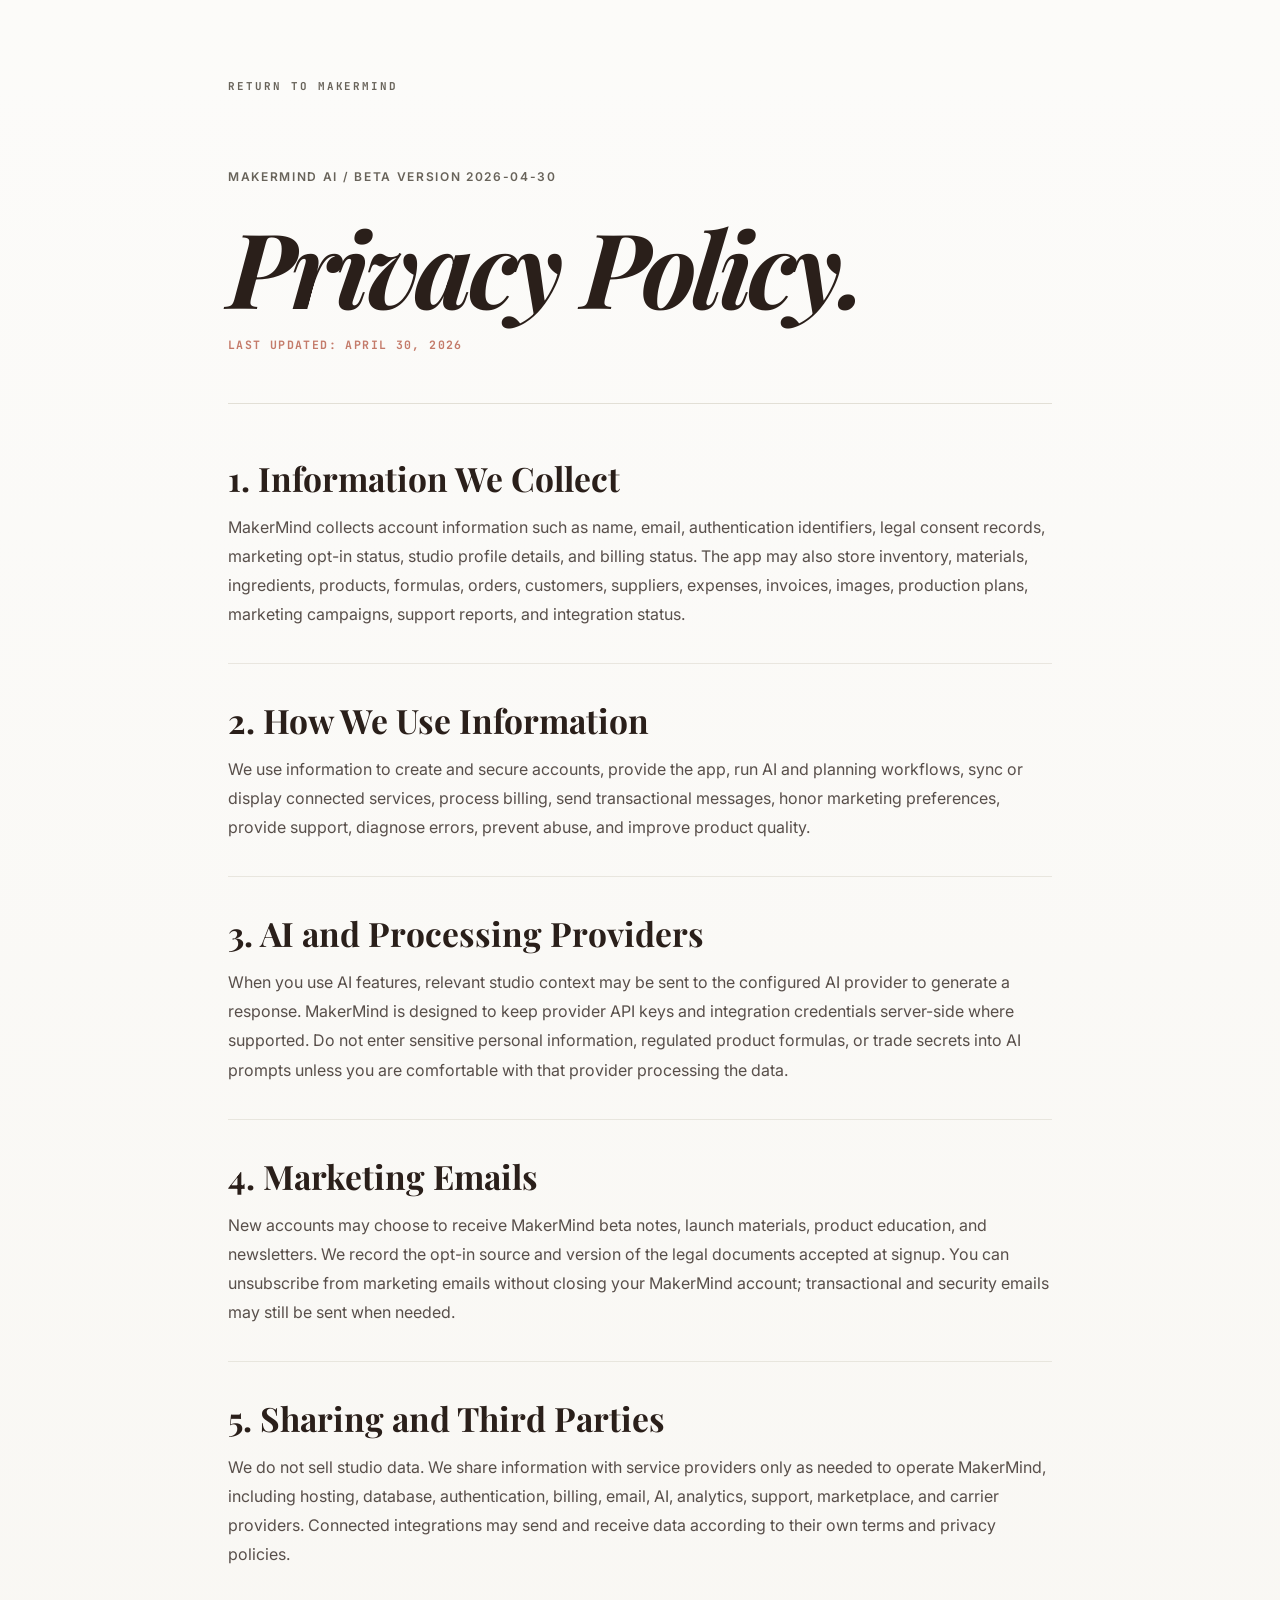
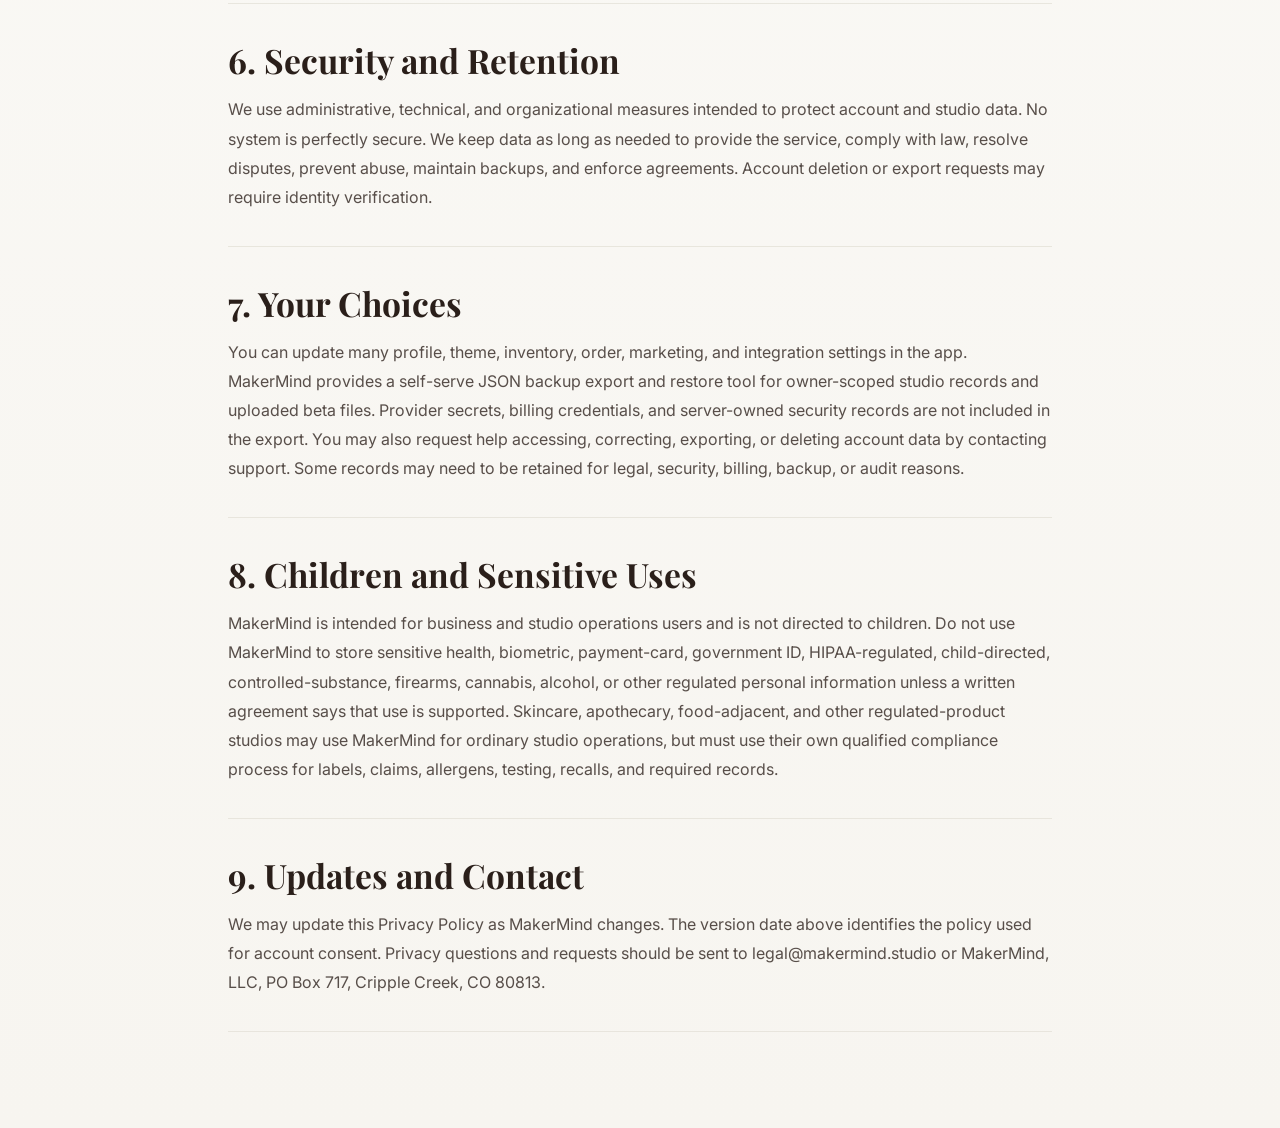
<file: privacy/index.html>
<!DOCTYPE html>
<html lang="en">
<head>
  <meta charset="UTF-8" />
  <meta name="viewport" content="width=device-width, initial-scale=1.0, viewport-fit=cover" />
  <meta name="theme-color" content="#F7F5F0" />
  <meta name="description" content="MakerMind AI privacy policy for account, studio, billing, AI, and integration data." />
  <title>Privacy Policy — MakerMind AI</title>
  <link rel="preconnect" href="https://fonts.googleapis.com" />
  <link rel="preconnect" href="https://fonts.gstatic.com" crossorigin />
  <link href="https://fonts.googleapis.com/css2?family=Inter:wght@400;500;600&family=Playfair+Display:ital,wght@0,400;0,700;1,400;1,700&family=JetBrains+Mono:wght@400;500;700&display=swap" rel="stylesheet" />
  <link rel="stylesheet" href="/styles.css" />
</head>
<body class="legal-page">
  <main class="legal-shell">
    <a class="legal-back" href="/">Return to MakerMind</a>
    <header class="legal-header">
      <p class="section-label">MakerMind AI / Beta Version 2026-04-30</p>
      <h1>Privacy Policy.</h1>
      <p>Last updated: April 30, 2026</p>
    </header>

    <article class="legal-content">
      <section>
        <h2>1. Information We Collect</h2>
        <p>MakerMind collects account information such as name, email, authentication identifiers, legal consent records, marketing opt-in status, studio profile details, and billing status. The app may also store inventory, materials, ingredients, products, formulas, orders, customers, suppliers, expenses, invoices, images, production plans, marketing campaigns, support reports, and integration status.</p>
      </section>
      <section>
        <h2>2. How We Use Information</h2>
        <p>We use information to create and secure accounts, provide the app, run AI and planning workflows, sync or display connected services, process billing, send transactional messages, honor marketing preferences, provide support, diagnose errors, prevent abuse, and improve product quality.</p>
      </section>
      <section>
        <h2>3. AI and Processing Providers</h2>
        <p>When you use AI features, relevant studio context may be sent to the configured AI provider to generate a response. MakerMind is designed to keep provider API keys and integration credentials server-side where supported. Do not enter sensitive personal information, regulated product formulas, or trade secrets into AI prompts unless you are comfortable with that provider processing the data.</p>
      </section>
      <section>
        <h2>4. Marketing Emails</h2>
        <p>New accounts may choose to receive MakerMind beta notes, launch materials, product education, and newsletters. We record the opt-in source and version of the legal documents accepted at signup. You can unsubscribe from marketing emails without closing your MakerMind account; transactional and security emails may still be sent when needed.</p>
      </section>
      <section>
        <h2>5. Sharing and Third Parties</h2>
        <p>We do not sell studio data. We share information with service providers only as needed to operate MakerMind, including hosting, database, authentication, billing, email, AI, analytics, support, marketplace, and carrier providers. Connected integrations may send and receive data according to their own terms and privacy policies.</p>
      </section>
      <section>
        <h2>6. Security and Retention</h2>
        <p>We use administrative, technical, and organizational measures intended to protect account and studio data. No system is perfectly secure. We keep data as long as needed to provide the service, comply with law, resolve disputes, prevent abuse, maintain backups, and enforce agreements. Account deletion or export requests may require identity verification.</p>
      </section>
      <section>
        <h2>7. Your Choices</h2>
        <p>You can update many profile, theme, inventory, order, marketing, and integration settings in the app. MakerMind provides a self-serve JSON backup export and restore tool for owner-scoped studio records and uploaded beta files. Provider secrets, billing credentials, and server-owned security records are not included in the export. You may also request help accessing, correcting, exporting, or deleting account data by contacting support. Some records may need to be retained for legal, security, billing, backup, or audit reasons.</p>
      </section>
      <section>
        <h2>8. Children and Sensitive Uses</h2>
        <p>MakerMind is intended for business and studio operations users and is not directed to children. Do not use MakerMind to store sensitive health, biometric, payment-card, government ID, HIPAA-regulated, child-directed, controlled-substance, firearms, cannabis, alcohol, or other regulated personal information unless a written agreement says that use is supported. Skincare, apothecary, food-adjacent, and other regulated-product studios may use MakerMind for ordinary studio operations, but must use their own qualified compliance process for labels, claims, allergens, testing, recalls, and required records.</p>
      </section>
      <section>
        <h2>9. Updates and Contact</h2>
        <p>We may update this Privacy Policy as MakerMind changes. The version date above identifies the policy used for account consent. Privacy questions and requests should be sent to legal@makermind.studio or MakerMind, LLC, PO Box 717, Cripple Creek, CO 80813.</p>
      </section>
    </article>
  </main>
</body>
</html>
</file>
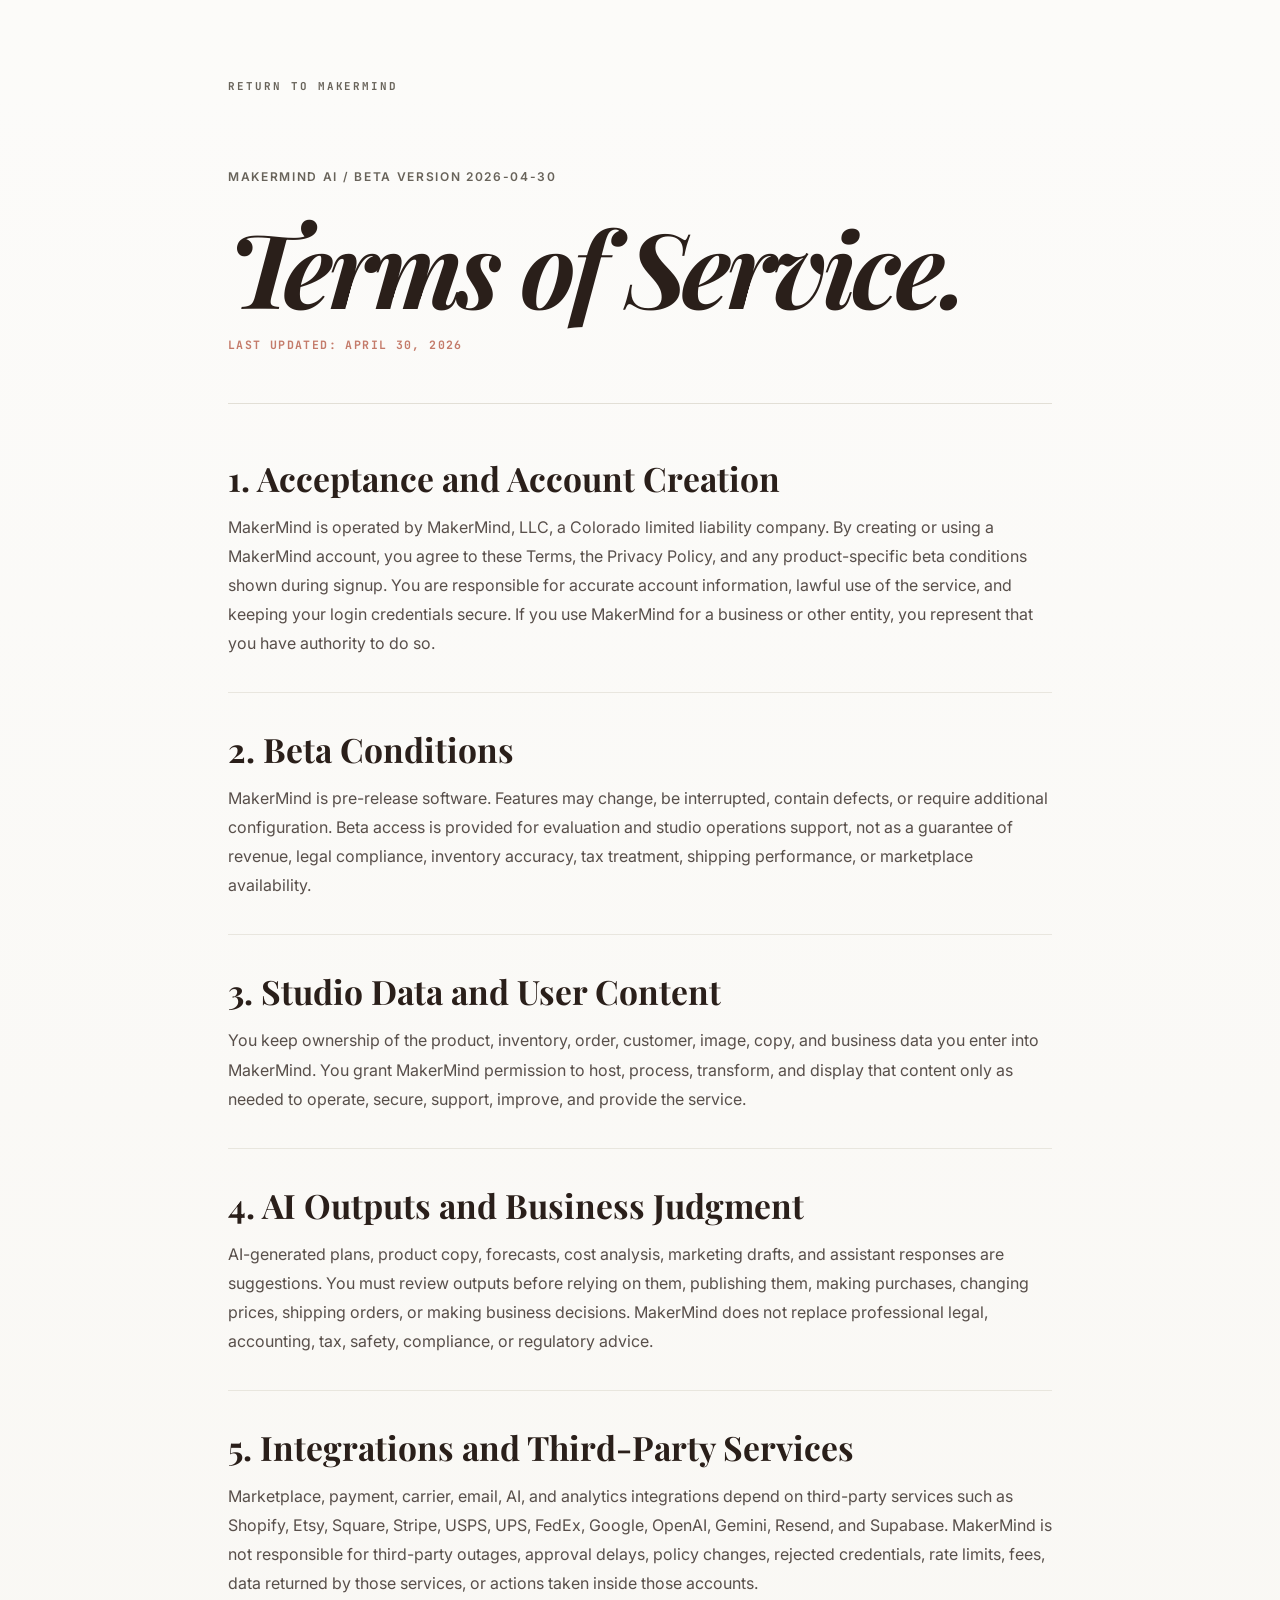
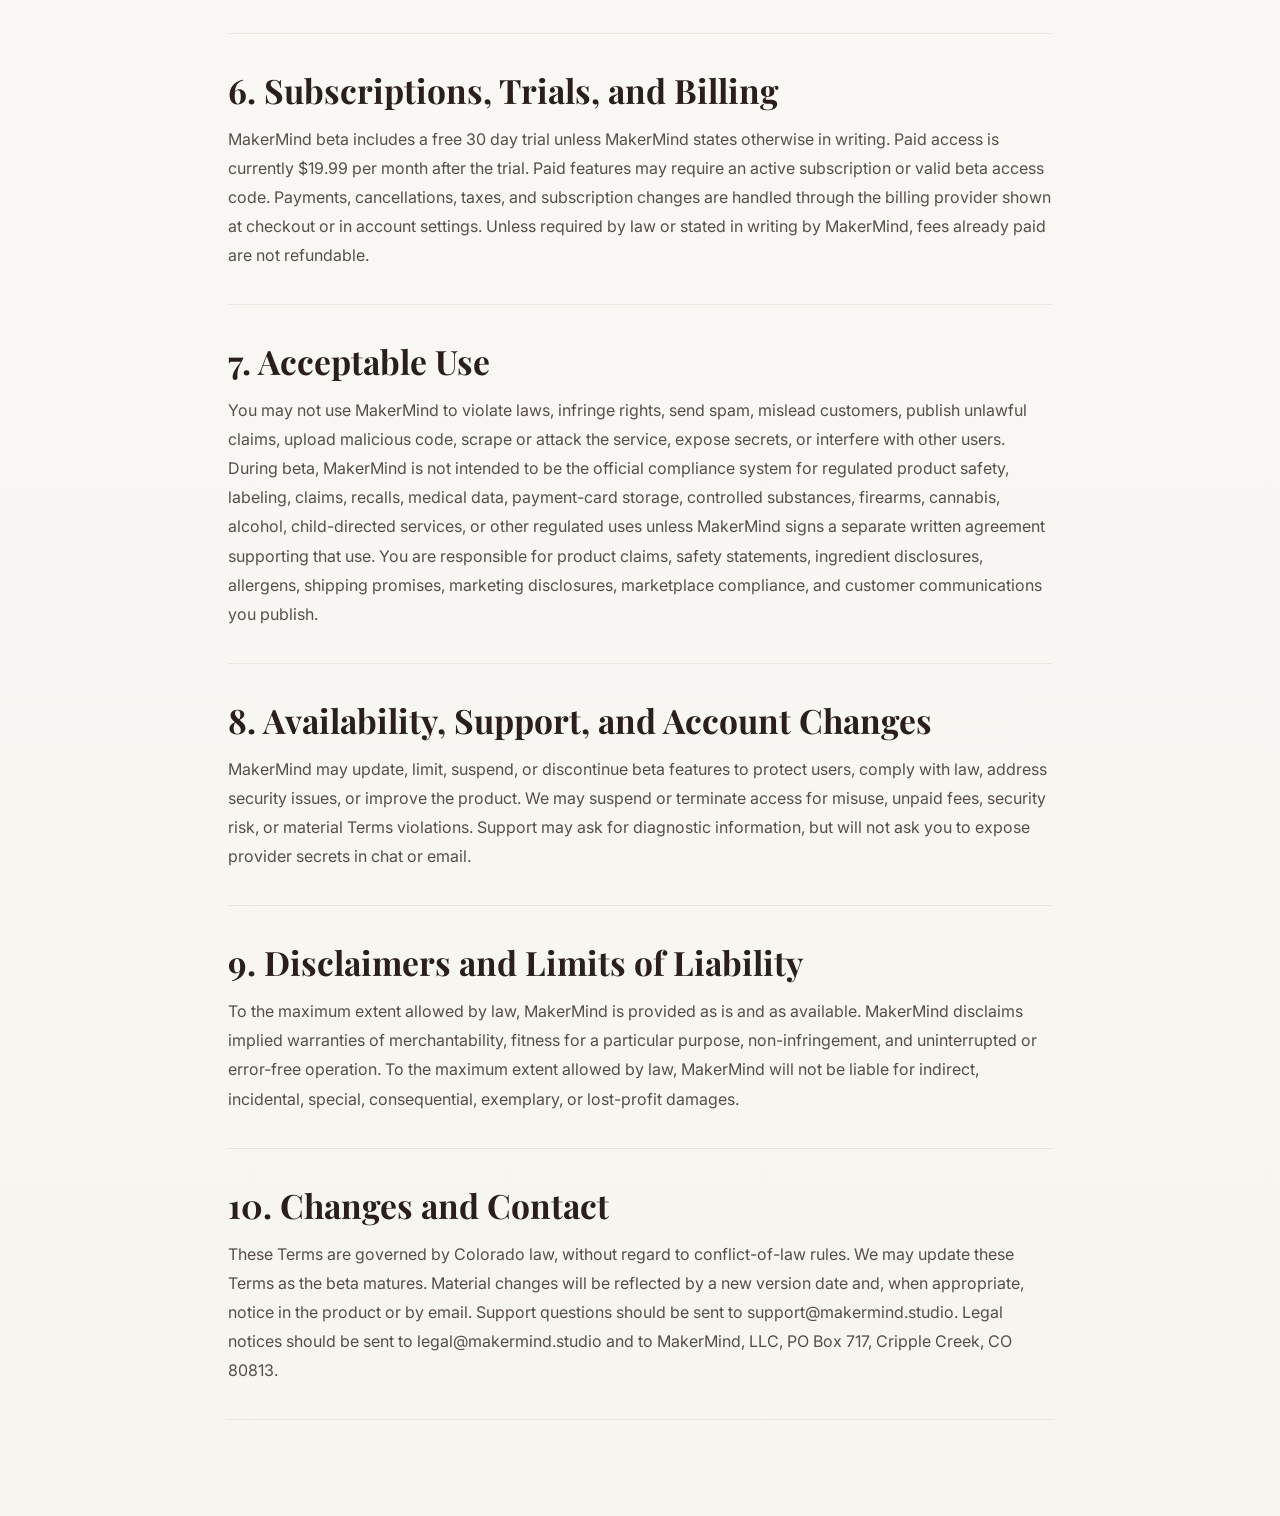
<file: terms/index.html>
<!DOCTYPE html>
<html lang="en">
<head>
  <meta charset="UTF-8" />
  <meta name="viewport" content="width=device-width, initial-scale=1.0, viewport-fit=cover" />
  <meta name="theme-color" content="#F7F5F0" />
  <meta name="description" content="MakerMind AI terms of service for beta account access, AI outputs, billing, integrations, and acceptable use." />
  <title>Terms of Service — MakerMind AI</title>
  <link rel="preconnect" href="https://fonts.googleapis.com" />
  <link rel="preconnect" href="https://fonts.gstatic.com" crossorigin />
  <link href="https://fonts.googleapis.com/css2?family=Inter:wght@400;500;600&family=Playfair+Display:ital,wght@0,400;0,700;1,400;1,700&family=JetBrains+Mono:wght@400;500;700&display=swap" rel="stylesheet" />
  <link rel="stylesheet" href="/styles.css" />
</head>
<body class="legal-page">
  <main class="legal-shell">
    <a class="legal-back" href="/">Return to MakerMind</a>
    <header class="legal-header">
      <p class="section-label">MakerMind AI / Beta Version 2026-04-30</p>
      <h1>Terms of Service.</h1>
      <p>Last updated: April 30, 2026</p>
    </header>

    <article class="legal-content">
      <section>
        <h2>1. Acceptance and Account Creation</h2>
        <p>MakerMind is operated by MakerMind, LLC, a Colorado limited liability company. By creating or using a MakerMind account, you agree to these Terms, the Privacy Policy, and any product-specific beta conditions shown during signup. You are responsible for accurate account information, lawful use of the service, and keeping your login credentials secure. If you use MakerMind for a business or other entity, you represent that you have authority to do so.</p>
      </section>
      <section>
        <h2>2. Beta Conditions</h2>
        <p>MakerMind is pre-release software. Features may change, be interrupted, contain defects, or require additional configuration. Beta access is provided for evaluation and studio operations support, not as a guarantee of revenue, legal compliance, inventory accuracy, tax treatment, shipping performance, or marketplace availability.</p>
      </section>
      <section>
        <h2>3. Studio Data and User Content</h2>
        <p>You keep ownership of the product, inventory, order, customer, image, copy, and business data you enter into MakerMind. You grant MakerMind permission to host, process, transform, and display that content only as needed to operate, secure, support, improve, and provide the service.</p>
      </section>
      <section>
        <h2>4. AI Outputs and Business Judgment</h2>
        <p>AI-generated plans, product copy, forecasts, cost analysis, marketing drafts, and assistant responses are suggestions. You must review outputs before relying on them, publishing them, making purchases, changing prices, shipping orders, or making business decisions. MakerMind does not replace professional legal, accounting, tax, safety, compliance, or regulatory advice.</p>
      </section>
      <section>
        <h2>5. Integrations and Third-Party Services</h2>
        <p>Marketplace, payment, carrier, email, AI, and analytics integrations depend on third-party services such as Shopify, Etsy, Square, Stripe, USPS, UPS, FedEx, Google, OpenAI, Gemini, Resend, and Supabase. MakerMind is not responsible for third-party outages, approval delays, policy changes, rejected credentials, rate limits, fees, data returned by those services, or actions taken inside those accounts.</p>
      </section>
      <section>
        <h2>6. Subscriptions, Trials, and Billing</h2>
        <p>MakerMind beta includes a free 30 day trial unless MakerMind states otherwise in writing. Paid access is currently $19.99 per month after the trial. Paid features may require an active subscription or valid beta access code. Payments, cancellations, taxes, and subscription changes are handled through the billing provider shown at checkout or in account settings. Unless required by law or stated in writing by MakerMind, fees already paid are not refundable.</p>
      </section>
      <section>
        <h2>7. Acceptable Use</h2>
        <p>You may not use MakerMind to violate laws, infringe rights, send spam, mislead customers, publish unlawful claims, upload malicious code, scrape or attack the service, expose secrets, or interfere with other users. During beta, MakerMind is not intended to be the official compliance system for regulated product safety, labeling, claims, recalls, medical data, payment-card storage, controlled substances, firearms, cannabis, alcohol, child-directed services, or other regulated uses unless MakerMind signs a separate written agreement supporting that use. You are responsible for product claims, safety statements, ingredient disclosures, allergens, shipping promises, marketing disclosures, marketplace compliance, and customer communications you publish.</p>
      </section>
      <section>
        <h2>8. Availability, Support, and Account Changes</h2>
        <p>MakerMind may update, limit, suspend, or discontinue beta features to protect users, comply with law, address security issues, or improve the product. We may suspend or terminate access for misuse, unpaid fees, security risk, or material Terms violations. Support may ask for diagnostic information, but will not ask you to expose provider secrets in chat or email.</p>
      </section>
      <section>
        <h2>9. Disclaimers and Limits of Liability</h2>
        <p>To the maximum extent allowed by law, MakerMind is provided as is and as available. MakerMind disclaims implied warranties of merchantability, fitness for a particular purpose, non-infringement, and uninterrupted or error-free operation. To the maximum extent allowed by law, MakerMind will not be liable for indirect, incidental, special, consequential, exemplary, or lost-profit damages.</p>
      </section>
      <section>
        <h2>10. Changes and Contact</h2>
        <p>These Terms are governed by Colorado law, without regard to conflict-of-law rules. We may update these Terms as the beta matures. Material changes will be reflected by a new version date and, when appropriate, notice in the product or by email. Support questions should be sent to support@makermind.studio. Legal notices should be sent to legal@makermind.studio and to MakerMind, LLC, PO Box 717, Cripple Creek, CO 80813.</p>
      </section>
    </article>
  </main>
</body>
</html>
</file>
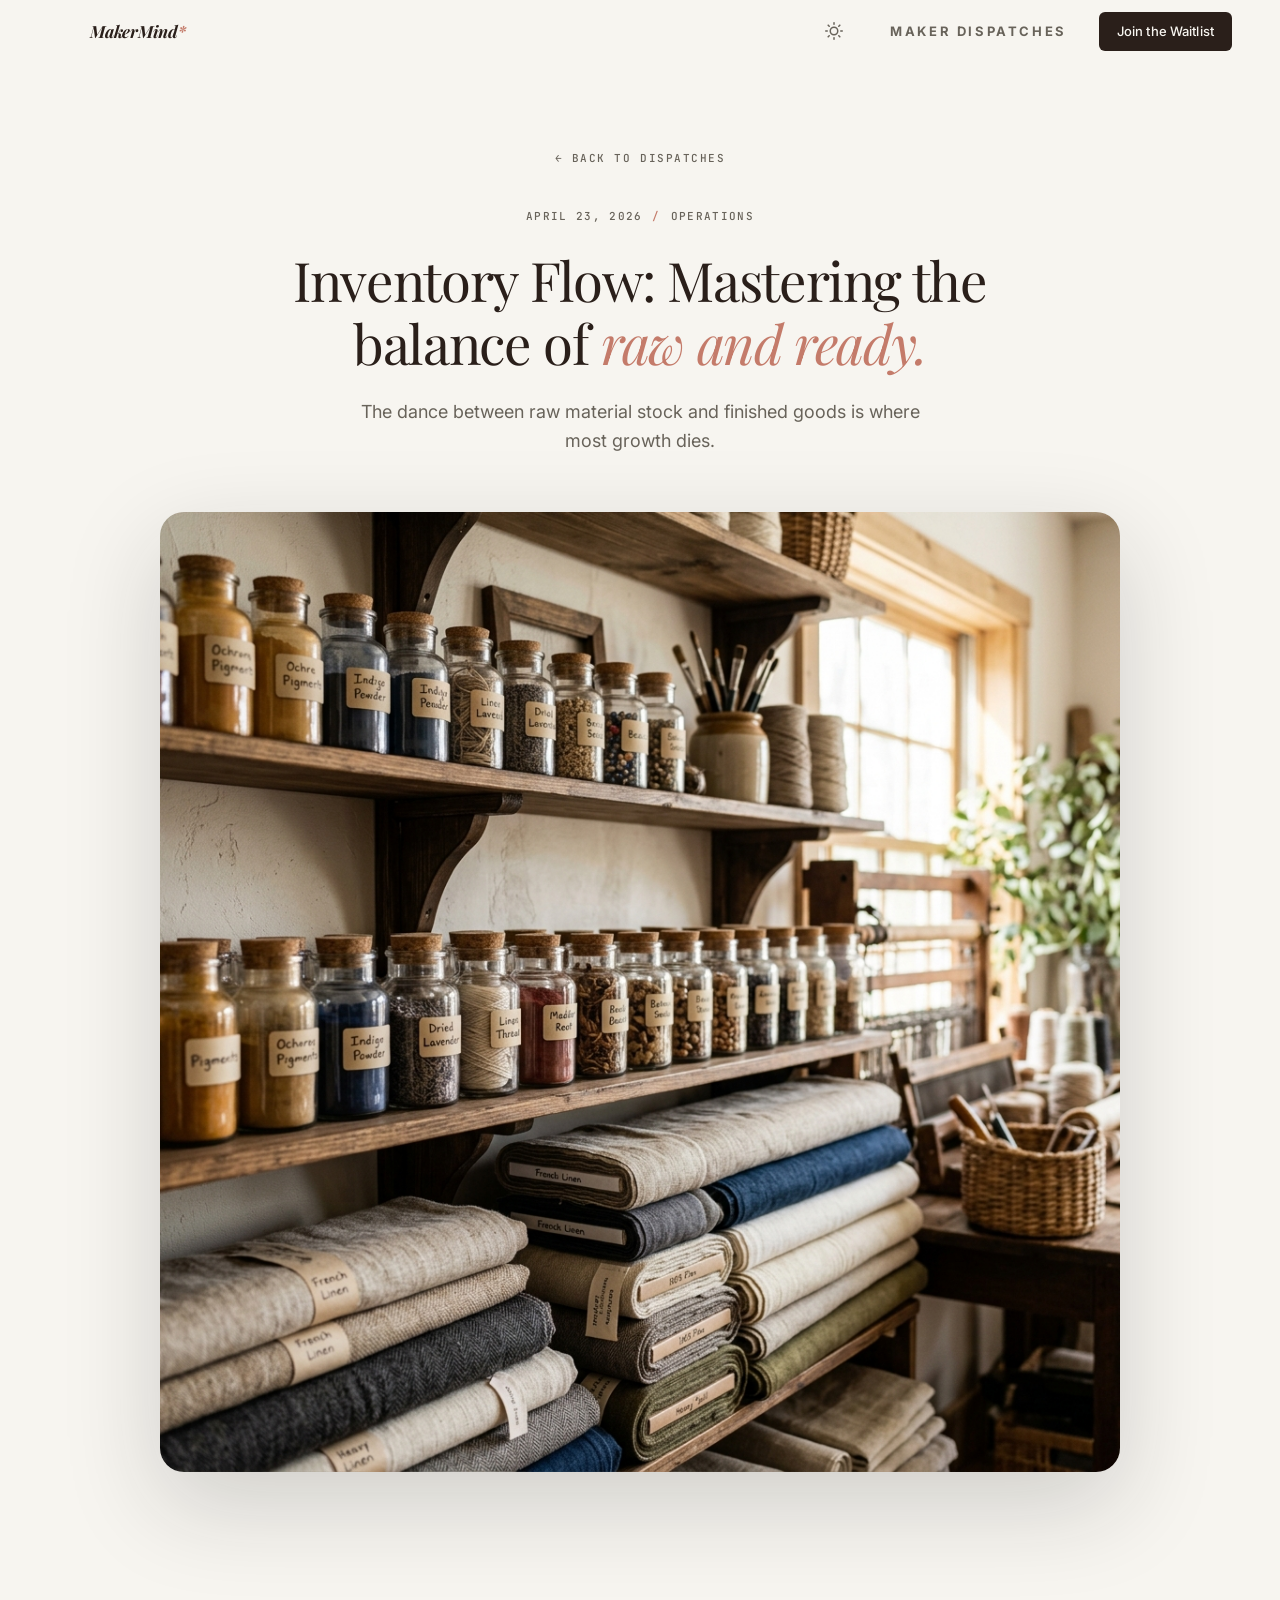
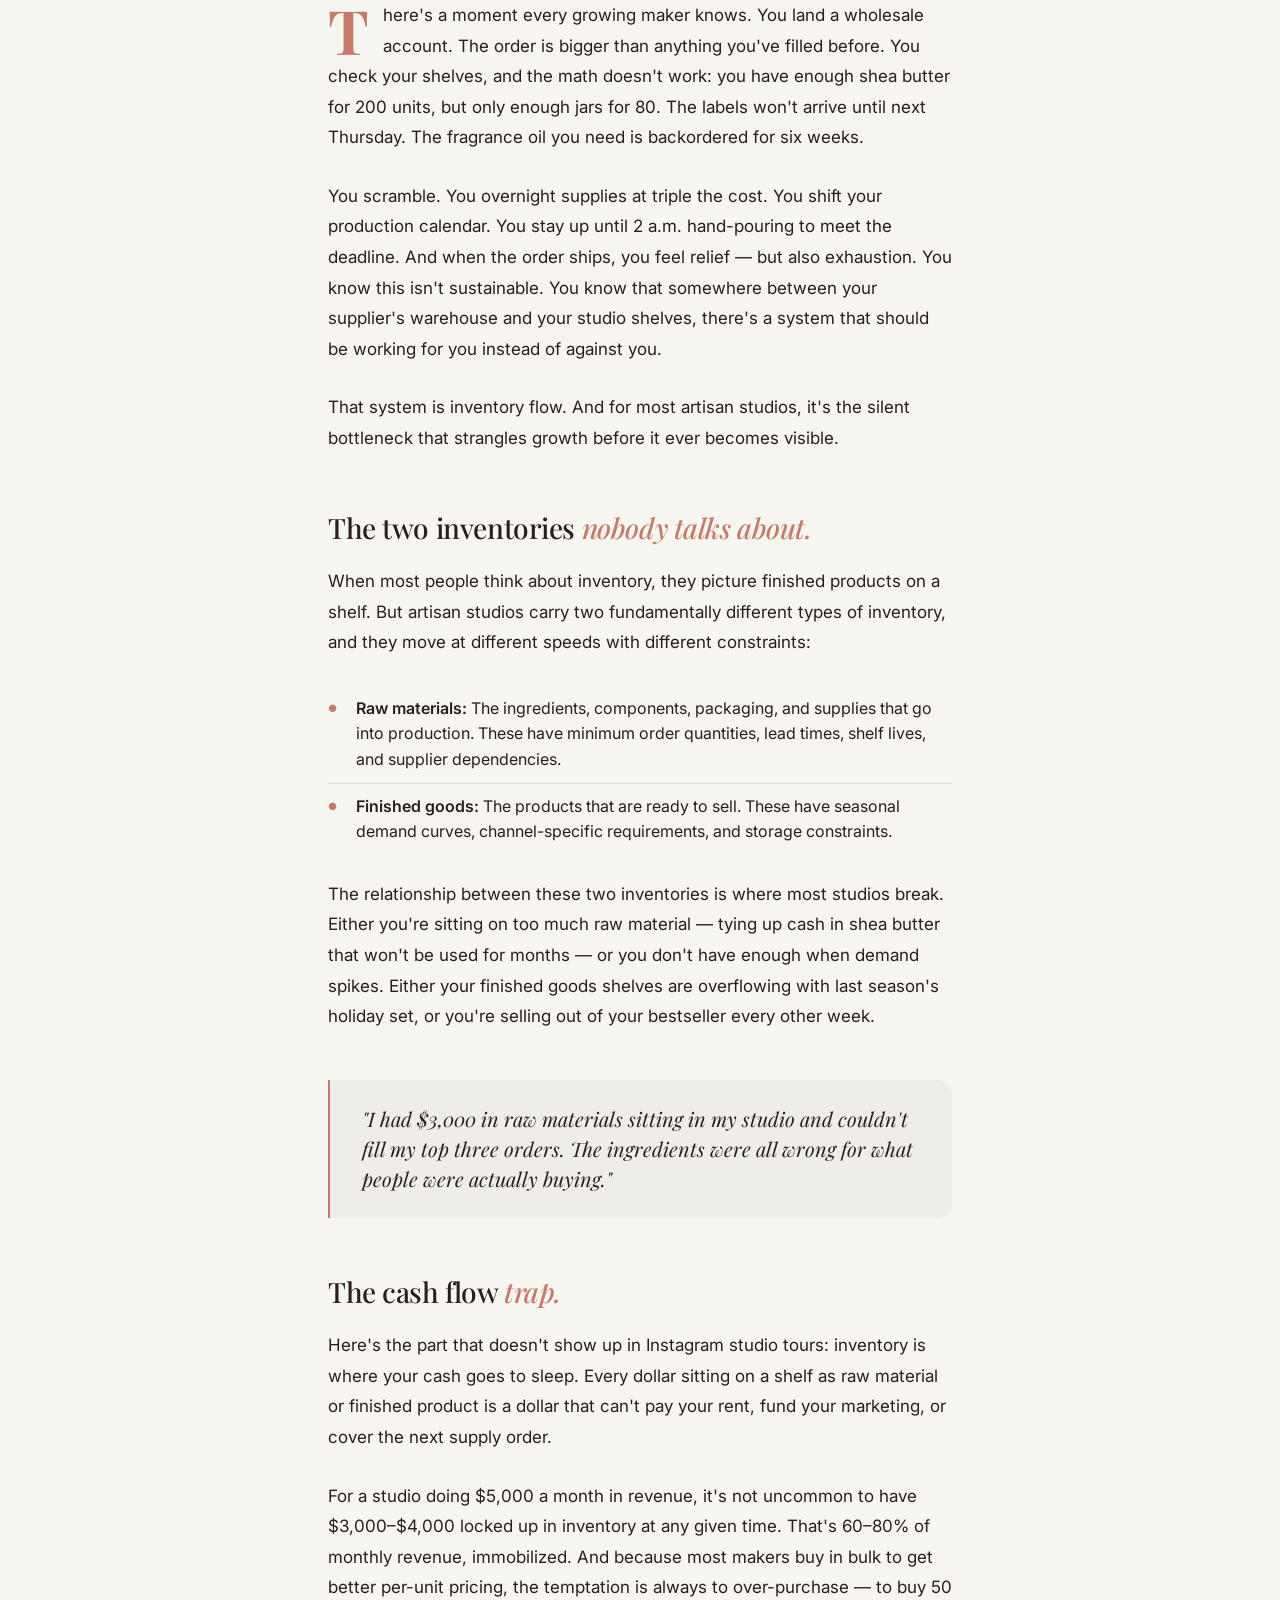
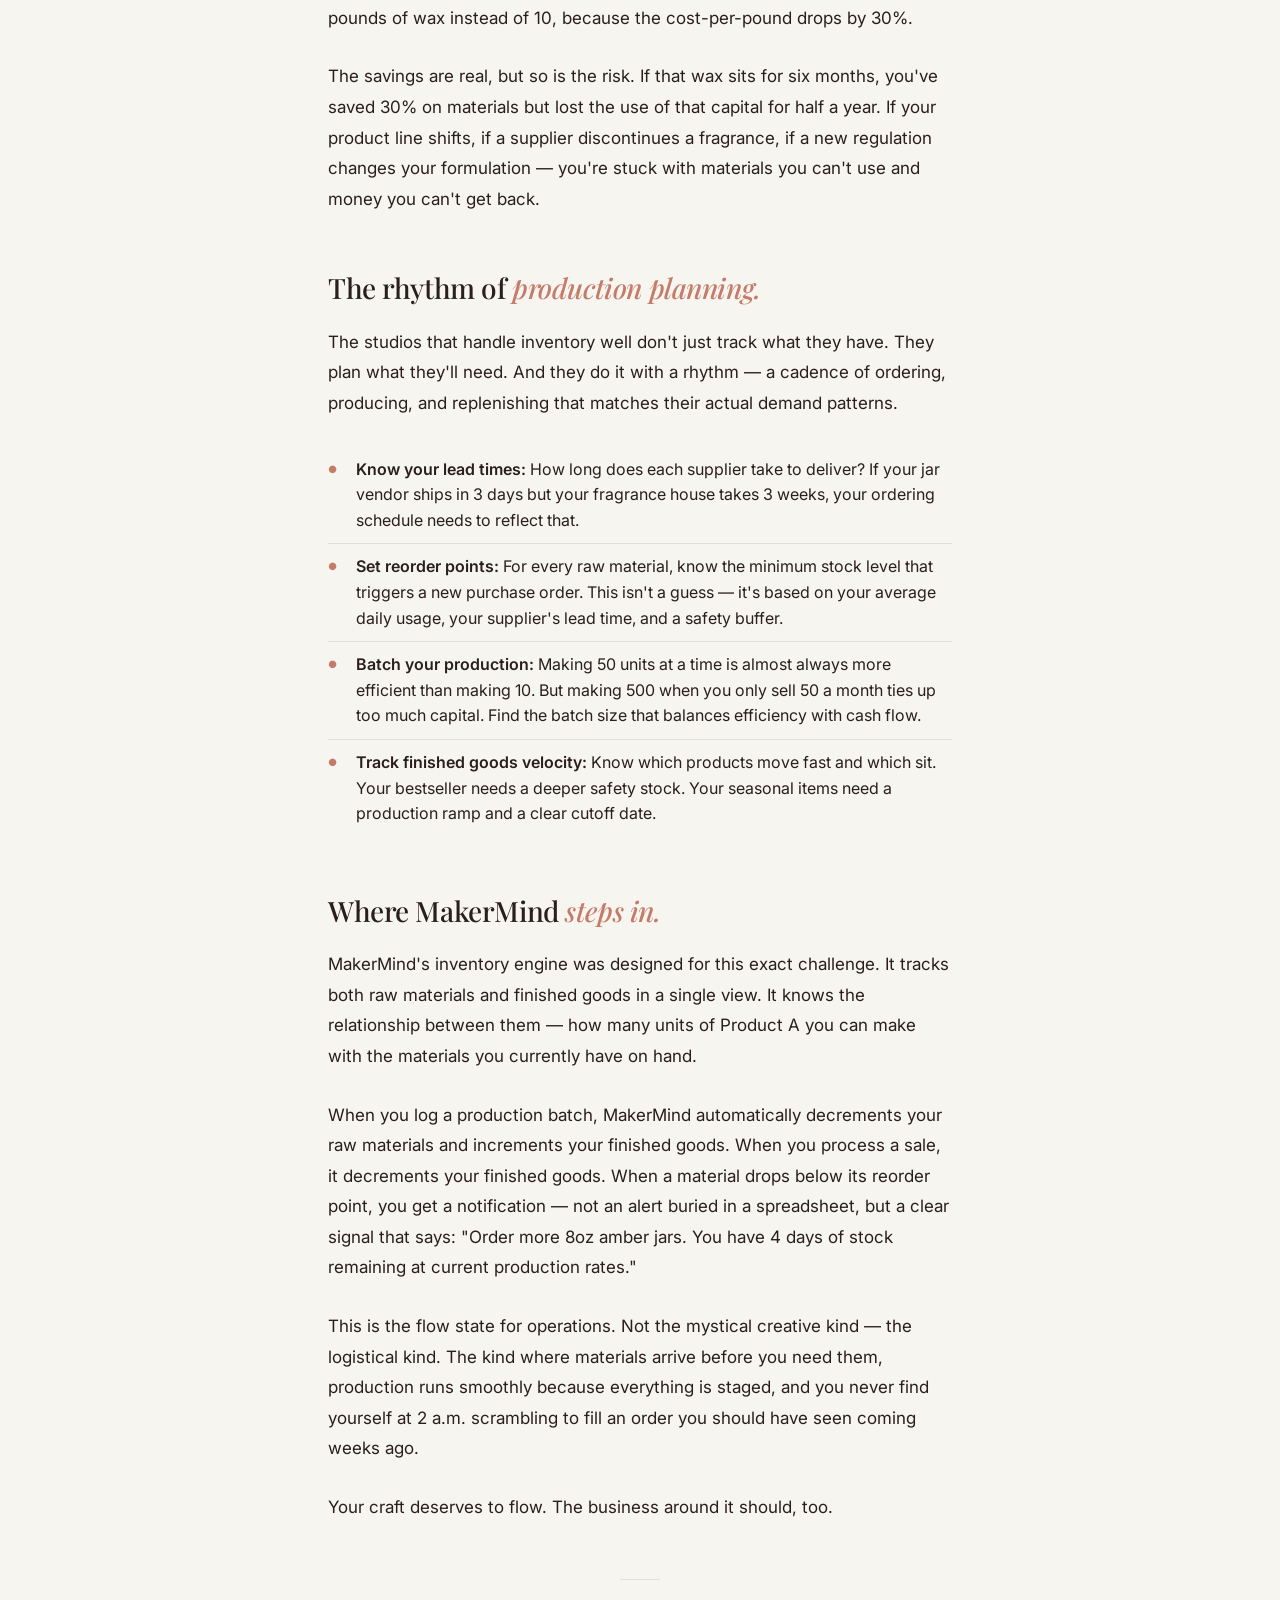
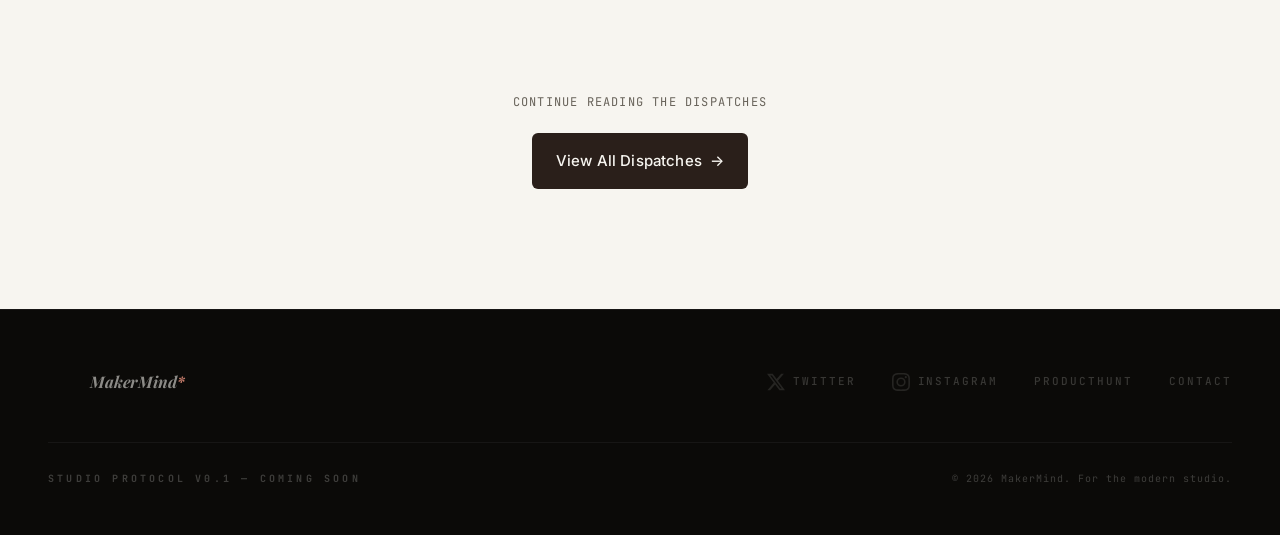
<file: dispatch-inventory-flow.html>
<!DOCTYPE html>
<html lang="en">
<head>
  <meta charset="UTF-8" />
  <meta name="viewport" content="width=device-width, initial-scale=1.0, viewport-fit=cover" />
  <meta name="theme-color" content="#F7F5F0" />
  <meta name="description" content="The dance between raw material stock and finished goods is where most growth dies. Learn how to maintain the perfect flow without tying up all your capital." />
  <title>Inventory Flow — MakerMind Dispatches</title>
  <!-- Open Graph -->
  <meta property="og:type" content="website" />
  <meta property="og:title" content="Inventory Flow — MakerMind Dispatches" />
  <meta property="og:description" content="The dance between raw material stock and finished goods is where most growth dies." />

  <!-- Twitter -->
  <meta name="twitter:card" content="summary_large_image" />
  <meta name="twitter:title" content="Inventory Flow — MakerMind" />
  <meta name="twitter:description" content="The dance between raw material stock and finished goods is where most growth dies." />

  <link rel="preconnect" href="https://fonts.googleapis.com" />
  <link rel="preconnect" href="https://fonts.gstatic.com" crossorigin />
  <link href="https://fonts.googleapis.com/css2?family=Inter:wght@400;500;600&family=Playfair+Display:ital,wght@0,400;0,700;1,400;1,700&family=JetBrains+Mono:wght@400;500;700&display=swap" rel="stylesheet" />
  <link rel="icon" type="image/svg+xml" href="data:image/svg+xml,%3Csvg viewBox='0 0 512 512' fill='none' xmlns='http://www.w3.org/2000/svg'%3E%3Crect width='512' height='512' rx='100' fill='%23F7F5F0'/%3E%3Crect x='142' y='172' width='38' height='252' fill='%231C1C1C'/%3E%3Crect x='120' y='172' width='22' height='14' fill='%231C1C1C'/%3E%3Crect x='332' y='172' width='38' height='252' fill='%231C1C1C'/%3E%3Crect x='370' y='172' width='22' height='14' fill='%231C1C1C'/%3E%3Cpath d='M161 182L256 324L351 182' stroke='%231C1C1C' stroke-width='38' stroke-linejoin='bevel' fill='none'/%3E%3Ccircle cx='256' cy='324' r='36' fill='%23D44D26'/%3E%3C/svg%3E" />
  <link rel="stylesheet" href="styles.css" />
</head>
<body>
<div class="progress-bar" id="progress-bar"></div>

<nav class="nav" id="nav" aria-label="Primary">
  <div class="nav-inner">
    <a href="index.html" class="nav-brand" aria-label="MakerMind home">
      <video class="nav-mark" autoplay muted playsinline aria-hidden="true">
        <source src="assets/LogoBookOpen_White.mp4" type="video/mp4" />
      </video>
      <span class="nav-wordmark">MakerMind<span class="accent">*</span></span>
    </a>
    <div class="nav-links">
      <button class="theme-toggle" id="theme-toggle" aria-label="Toggle dark mode">
        <svg viewBox="0 0 24 24" fill="none" stroke="currentColor" stroke-width="2" stroke-linecap="round" stroke-linejoin="round" class="sun-icon"><circle cx="12" cy="12" r="5"></circle><line x1="12" y1="1" x2="12" y2="3"></line><line x1="12" y1="21" x2="12" y2="23"></line><line x1="4.22" y1="4.22" x2="5.64" y2="5.64"></line><line x1="18.36" y1="18.36" x2="19.78" y2="19.78"></line><line x1="1" y1="12" x2="3" y2="12"></line><line x1="21" y1="12" x2="23" y2="12"></line><line x1="4.22" y1="19.78" x2="5.64" y2="18.36"></line><line x1="18.36" y1="5.64" x2="19.78" y2="4.22"></line></svg>
        <svg viewBox="0 0 24 24" fill="none" stroke="currentColor" stroke-width="2" stroke-linecap="round" stroke-linejoin="round" class="moon-icon" style="display:none;"><path d="M21 12.79A9 9 0 1 1 11.21 3 7 7 0 0 0 21 12.79z"></path></svg>
      </button>
      <a href="journal.html" class="nav-link">Maker Dispatches</a>
      <a href="index.html#waitlist" class="nav-cta">Join the Waitlist</a>
    </div>
  </div>
</nav>

<header class="dispatch-hero container">
  <a href="journal.html" class="dispatch-back">← Back to Dispatches</a>
  <div class="dispatch-meta">
    <span>April 23, 2026</span>
    <span class="accent">/</span>
    <span>Operations</span>
  </div>
  <h1 class="dispatch-title">Inventory Flow: Mastering the balance of <em>raw and ready.</em></h1>
  <p class="dispatch-subtitle">The dance between raw material stock and finished goods is where most growth dies.</p>
  <img src="assets/dispatch-inventory.png" alt="Neatly organized studio shelves" class="dispatch-hero-img" />
</header>

<main class="dispatch-body">
  <p class="drop-cap">There's a moment every growing maker knows. You land a wholesale account. The order is bigger than anything you've filled before. You check your shelves, and the math doesn't work: you have enough shea butter for 200 units, but only enough jars for 80. The labels won't arrive until next Thursday. The fragrance oil you need is backordered for six weeks.</p>

  <p>You scramble. You overnight supplies at triple the cost. You shift your production calendar. You stay up until 2 a.m. hand-pouring to meet the deadline. And when the order ships, you feel relief — but also exhaustion. You know this isn't sustainable. You know that somewhere between your supplier's warehouse and your studio shelves, there's a system that should be working for you instead of against you.</p>

  <p>That system is inventory flow. And for most artisan studios, it's the silent bottleneck that strangles growth before it ever becomes visible.</p>

  <h2>The two inventories <em>nobody talks about.</em></h2>

  <p>When most people think about inventory, they picture finished products on a shelf. But artisan studios carry two fundamentally different types of inventory, and they move at different speeds with different constraints:</p>

  <ul>
    <li><strong>Raw materials:</strong> The ingredients, components, packaging, and supplies that go into production. These have minimum order quantities, lead times, shelf lives, and supplier dependencies.</li>
    <li><strong>Finished goods:</strong> The products that are ready to sell. These have seasonal demand curves, channel-specific requirements, and storage constraints.</li>
  </ul>

  <p>The relationship between these two inventories is where most studios break. Either you're sitting on too much raw material — tying up cash in shea butter that won't be used for months — or you don't have enough when demand spikes. Either your finished goods shelves are overflowing with last season's holiday set, or you're selling out of your bestseller every other week.</p>

  <div class="dispatch-pullquote">
    <p>"I had $3,000 in raw materials sitting in my studio and couldn't fill my top three orders. The ingredients were all wrong for what people were actually buying."</p>
  </div>

  <h2>The cash flow <em>trap.</em></h2>

  <p>Here's the part that doesn't show up in Instagram studio tours: inventory is where your cash goes to sleep. Every dollar sitting on a shelf as raw material or finished product is a dollar that can't pay your rent, fund your marketing, or cover the next supply order.</p>

  <p>For a studio doing $5,000 a month in revenue, it's not uncommon to have $3,000–$4,000 locked up in inventory at any given time. That's 60–80% of monthly revenue, immobilized. And because most makers buy in bulk to get better per-unit pricing, the temptation is always to over-purchase — to buy 50 pounds of wax instead of 10, because the cost-per-pound drops by 30%.</p>

  <p>The savings are real, but so is the risk. If that wax sits for six months, you've saved 30% on materials but lost the use of that capital for half a year. If your product line shifts, if a supplier discontinues a fragrance, if a new regulation changes your formulation — you're stuck with materials you can't use and money you can't get back.</p>

  <h2>The rhythm of <em>production planning.</em></h2>

  <p>The studios that handle inventory well don't just track what they have. They plan what they'll need. And they do it with a rhythm — a cadence of ordering, producing, and replenishing that matches their actual demand patterns.</p>

  <ul>
    <li><strong>Know your lead times:</strong> How long does each supplier take to deliver? If your jar vendor ships in 3 days but your fragrance house takes 3 weeks, your ordering schedule needs to reflect that.</li>
    <li><strong>Set reorder points:</strong> For every raw material, know the minimum stock level that triggers a new purchase order. This isn't a guess — it's based on your average daily usage, your supplier's lead time, and a safety buffer.</li>
    <li><strong>Batch your production:</strong> Making 50 units at a time is almost always more efficient than making 10. But making 500 when you only sell 50 a month ties up too much capital. Find the batch size that balances efficiency with cash flow.</li>
    <li><strong>Track finished goods velocity:</strong> Know which products move fast and which sit. Your bestseller needs a deeper safety stock. Your seasonal items need a production ramp and a clear cutoff date.</li>
  </ul>

  <h2>Where MakerMind <em>steps in.</em></h2>

  <p>MakerMind's inventory engine was designed for this exact challenge. It tracks both raw materials and finished goods in a single view. It knows the relationship between them — how many units of Product A you can make with the materials you currently have on hand.</p>

  <p>When you log a production batch, MakerMind automatically decrements your raw materials and increments your finished goods. When you process a sale, it decrements your finished goods. When a material drops below its reorder point, you get a notification — not an alert buried in a spreadsheet, but a clear signal that says: "Order more 8oz amber jars. You have 4 days of stock remaining at current production rates."</p>

  <p>This is the flow state for operations. Not the mystical creative kind — the logistical kind. The kind where materials arrive before you need them, production runs smoothly because everything is staged, and you never find yourself at 2 a.m. scrambling to fill an order you should have seen coming weeks ago.</p>

  <p>Your craft deserves to flow. The business around it should, too.</p>

  <div class="dispatch-divider"></div>

  <div class="dispatch-end-cta">
    <p>Continue reading the dispatches</p>
    <a href="journal.html" class="btn btn-ink">
      <span class="btn-label">View All Dispatches</span>
      <span class="btn-arrow" aria-hidden="true">→</span>
    </a>
  </div>
</main>

<footer class="footer" role="contentinfo">
  <div class="footer-top">
    <a href="index.html" class="footer-brand" aria-label="MakerMind home">
      <video class="footer-mark" autoplay muted playsinline aria-hidden="true">
        <source src="assets/LogoBookOpen_White.mp4" type="video/mp4" />
      </video>
      <span class="footer-wordmark">MakerMind<span class="accent">*</span></span>
    </a>
    <nav class="footer-links" aria-label="Footer links">
      <a href="https://x.com/MakerMind_AI" class="footer-link" target="_blank" rel="noopener"><svg class="footer-icon" viewBox="0 0 24 24" fill="currentColor"><path d="M18.901 1.153h3.68l-8.04 9.19L24 22.846h-7.406l-5.8-7.584-6.638 7.584H.474l8.6-9.83L0 1.154h7.594l5.243 6.932ZM17.61 20.644h2.039L6.486 3.24H4.298Z"/></svg><span>Twitter</span></a>
      <a href="https://www.instagram.com/makermind.ai/" class="footer-link" target="_blank" rel="noopener"><svg class="footer-icon" viewBox="0 0 24 24" fill="currentColor"><path d="M12 2.163c3.204 0 3.584.012 4.85.07 1.366.062 2.633.332 3.608 1.308.975.975 1.247 2.242 1.308 3.608.058 1.266.07 1.646.07 4.85s-.012 3.584-.07 4.85c-.062 1.366-.332 2.633-1.308 3.608-.975.975-2.242 1.247-3.608 1.308-1.266.058-1.646.07-4.85.07s-3.584-.012-4.85-.07c-1.366-.062-2.633-.332-3.608-1.308-.975-.975-1.247-2.242-1.308-3.608-.058-1.266-.07-1.646-.07-4.85s.012-3.584.07-4.85c.062-1.366.332-2.633 1.308-3.608.975-.975 2.242-1.247 3.608-1.308 1.266-.058 1.646-.07 4.85-.07zM12 0C8.741 0 8.333.014 7.053.072 2.695.272.273 2.69.073 7.052.014 8.333 0 8.741 0 12s.014 3.667.072 4.947c.2 4.358 2.618 6.78 6.977 6.98 1.281.058 1.689.072 4.948.072s3.667-.014 4.947-.072c4.351-.2 6.78-2.618 6.98-6.98.058-1.28.072-1.689.072-4.948s-.014-3.667-.072-4.947c-.2-4.361-2.618-6.78-6.98-6.98C15.667.014 15.259 0 12 0zm0 5.838a6.162 6.162 0 100 12.324 6.162 6.162 0 000-12.324zM12 16a4 4 0 110-8 4 4 0 010 8zm6.406-11.845a1.44 1.44 0 100 2.881 1.44 1.44 0 000-2.881z"/></svg><span>Instagram</span></a>
      <a href="https://producthunt.com" class="footer-link" target="_blank" rel="noopener">ProductHunt</a>
      <a href="mailto:hello@makermind.ai" class="footer-link">Contact</a>
    </nav>
  </div>
  <div class="footer-bottom">
    <div class="footer-rule" aria-hidden="true"></div>
    <div class="footer-meta">
      <span class="footer-stamp">Studio Protocol v0.1 — Coming Soon</span>
      <span class="footer-copy">© 2026 MakerMind. For the modern studio.</span>
    </div>
  </div>
</footer>

<script src="script.js"></script>
</body>
</html>
</file>
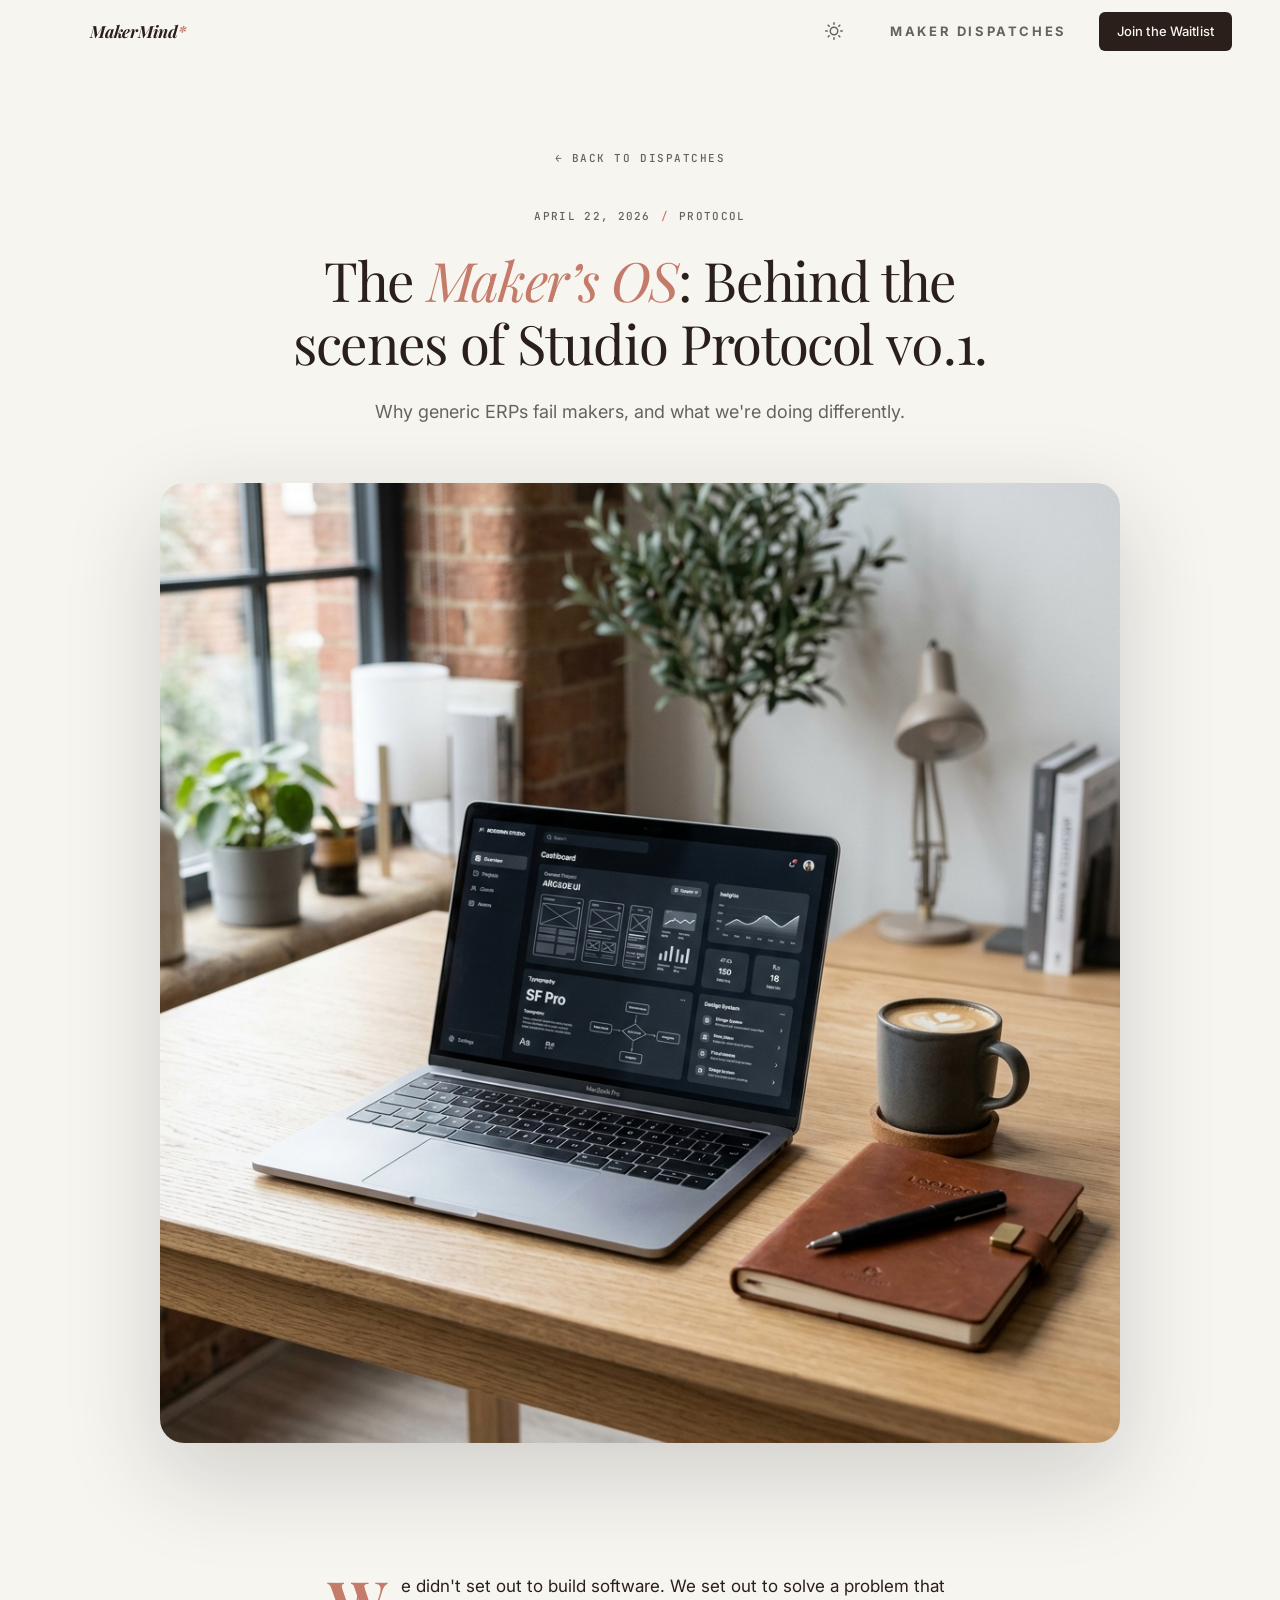
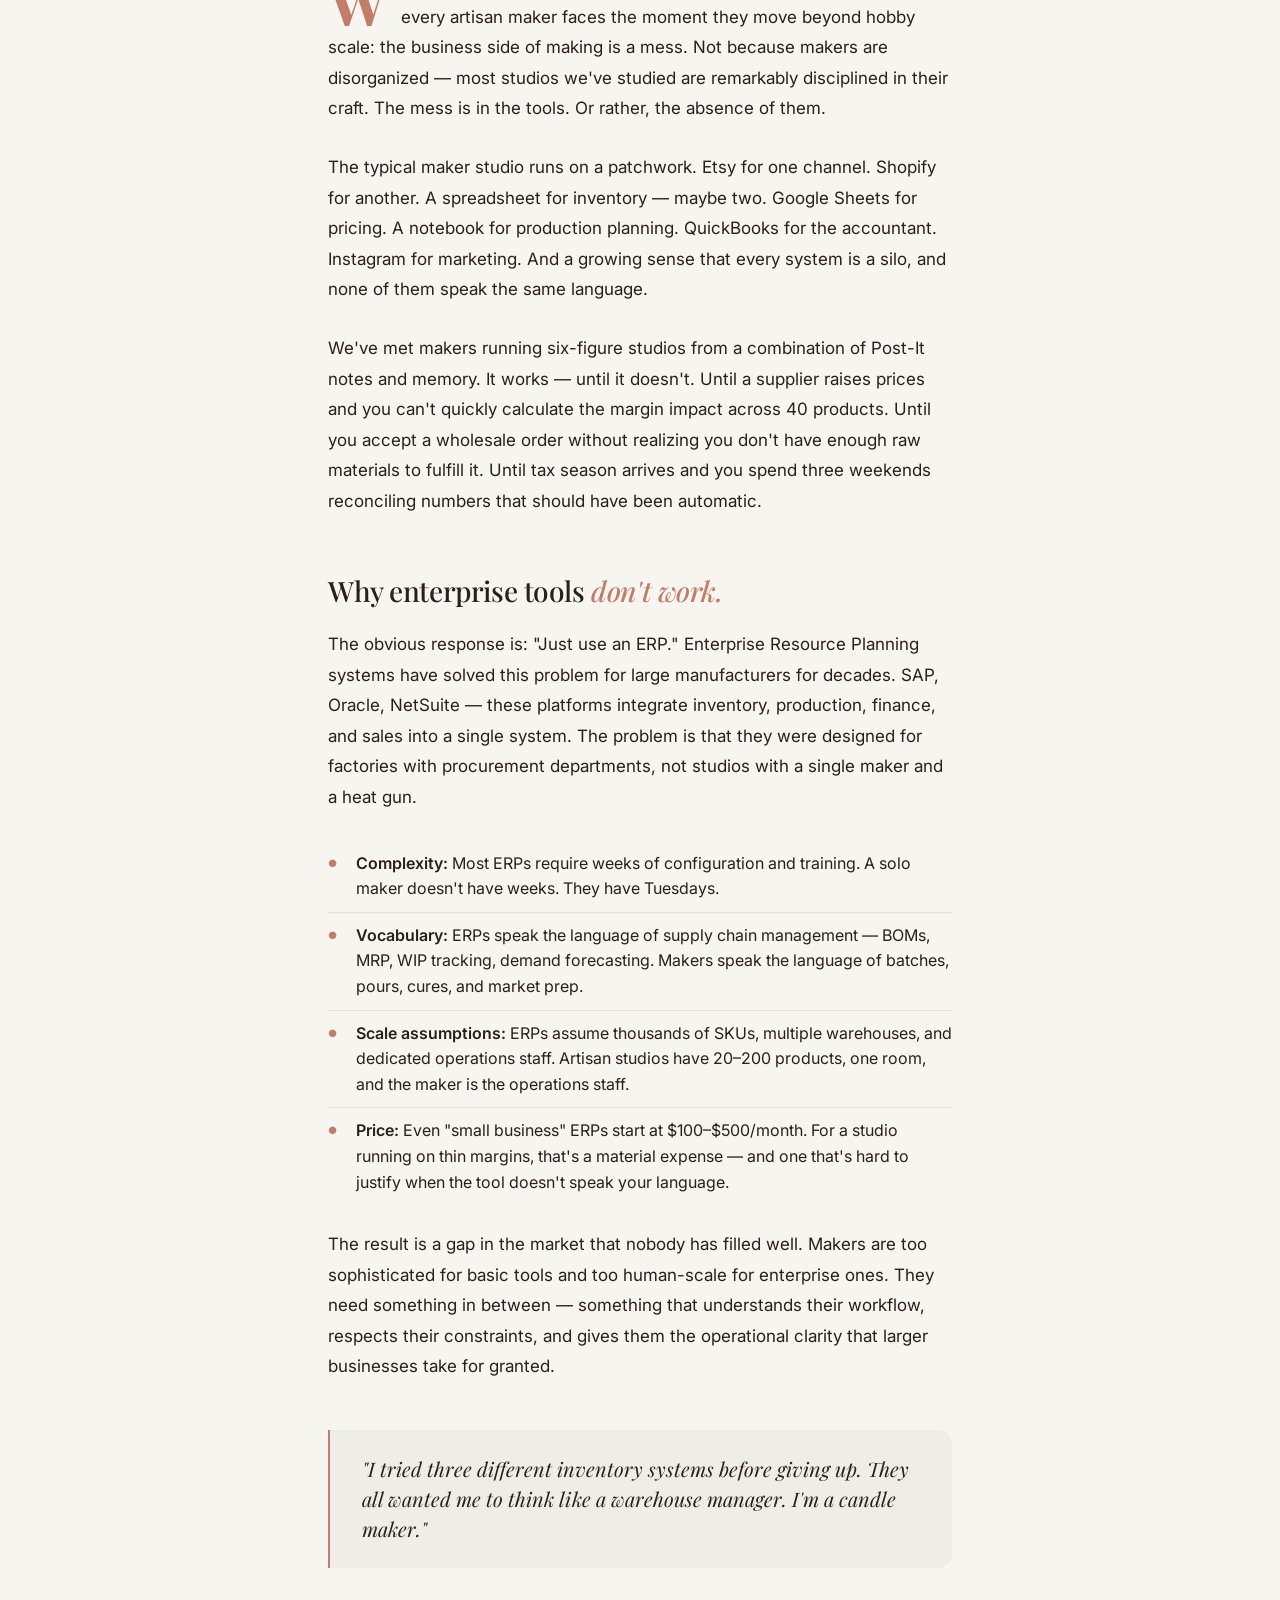
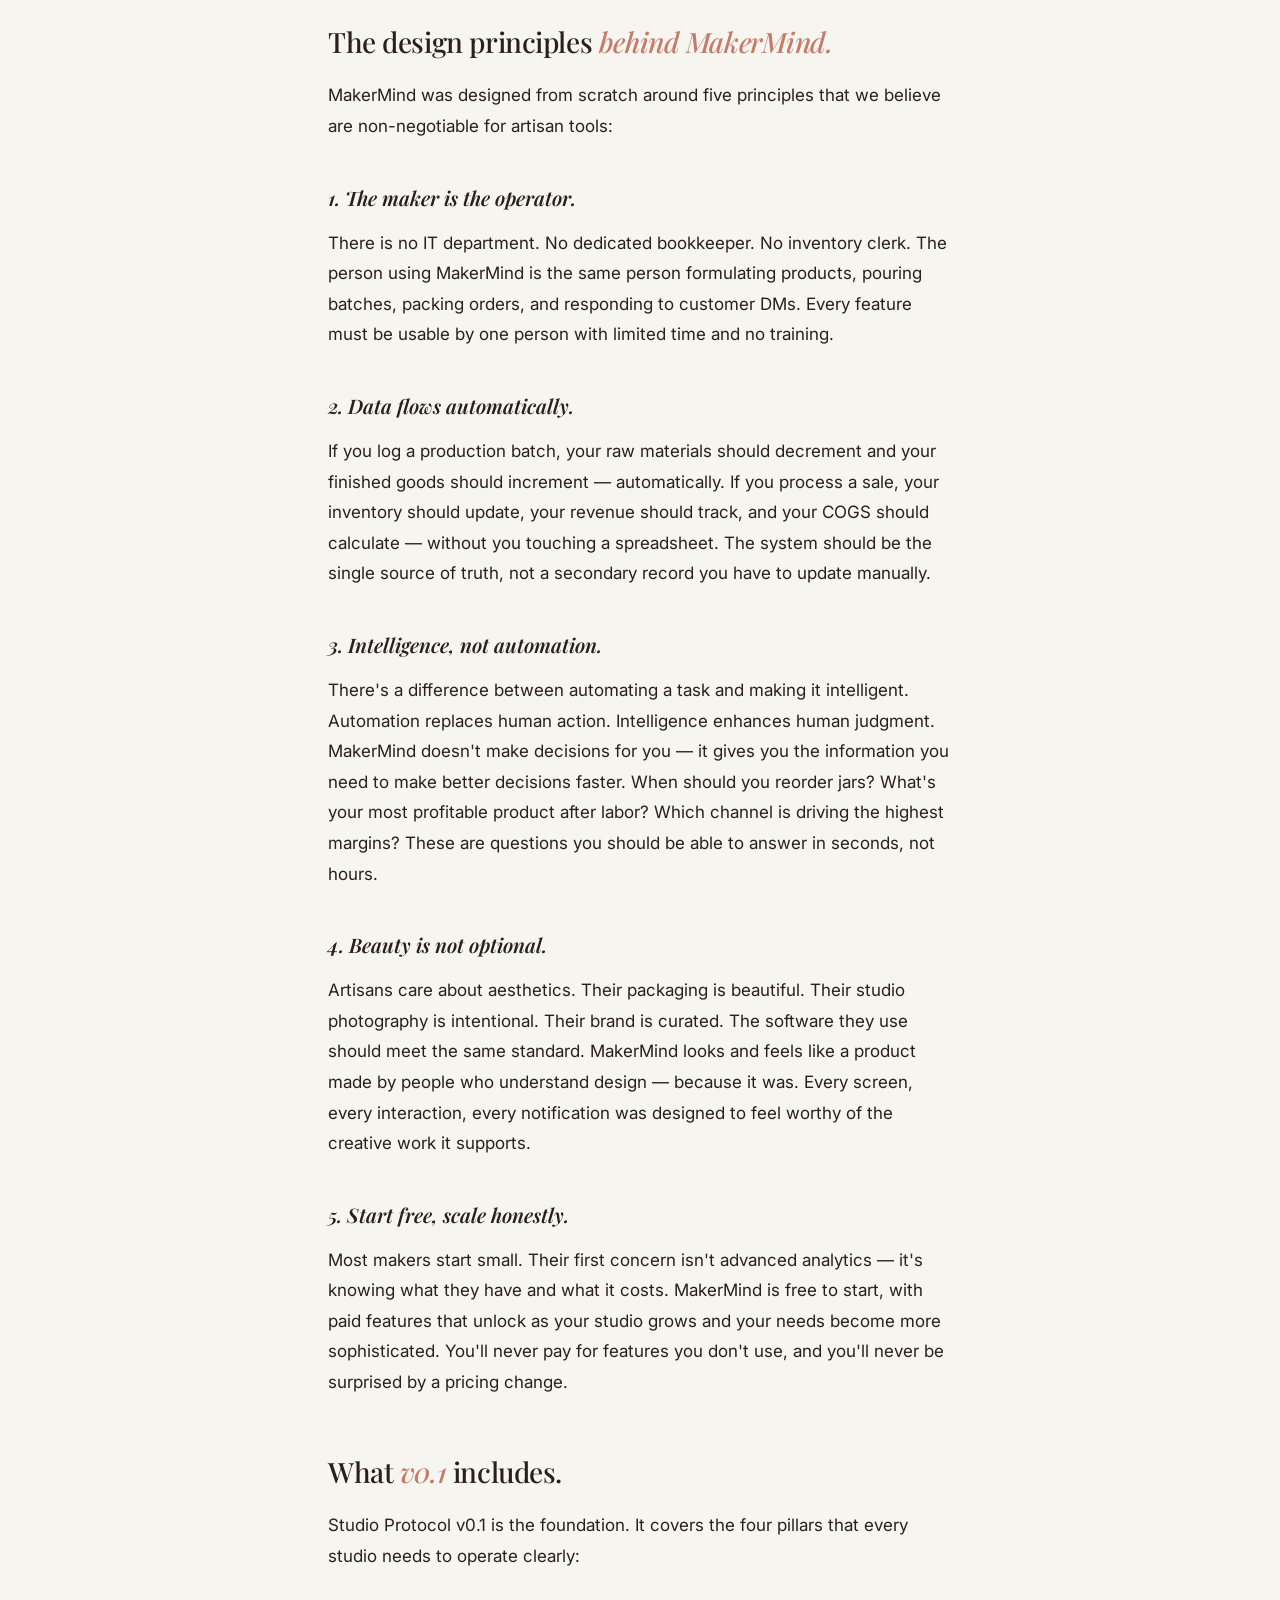
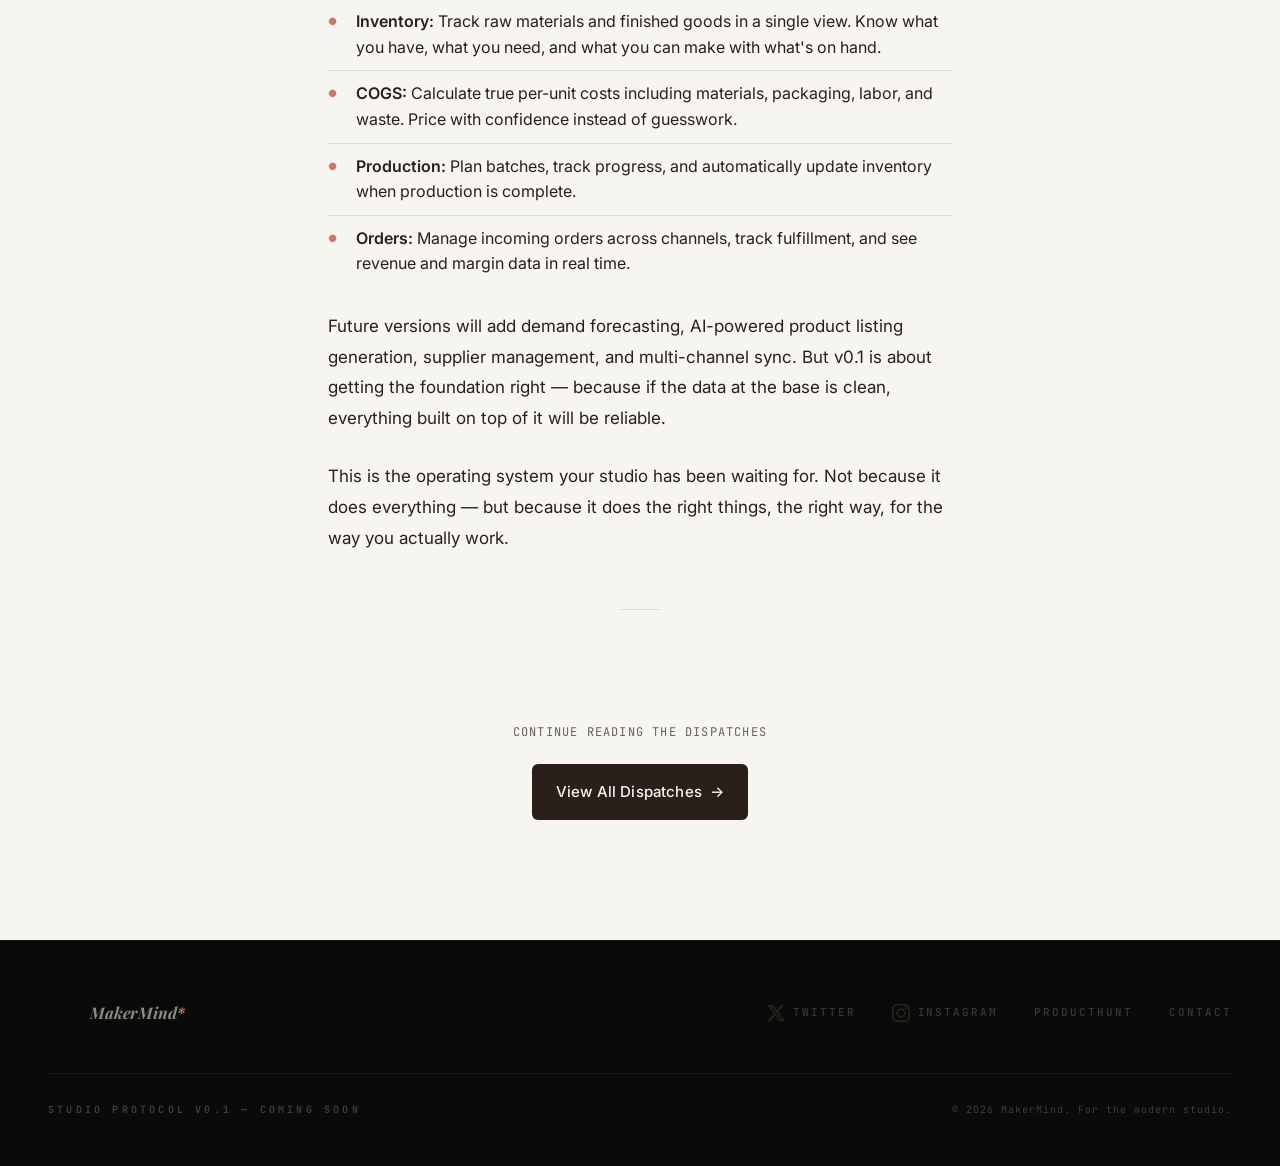
<file: dispatch-makers-os.html>
<!DOCTYPE html>
<html lang="en">
<head>
  <meta charset="UTF-8" />
  <meta name="viewport" content="width=device-width, initial-scale=1.0, viewport-fit=cover" />
  <meta name="theme-color" content="#F7F5F0" />
  <meta name="description" content="A look into the architecture of the operating system designed specifically for artisans. Why generic ERPs fail makers, and what we're doing differently." />
  <title>The Maker's OS — MakerMind Dispatches</title>
  <!-- Open Graph -->
  <meta property="og:type" content="website" />
  <meta property="og:title" content="The Maker's OS — MakerMind Dispatches" />
  <meta property="og:description" content="Why generic ERPs fail makers, and what we're doing differently." />

  <!-- Twitter -->
  <meta name="twitter:card" content="summary_large_image" />
  <meta name="twitter:title" content="The Maker's OS — MakerMind" />
  <meta name="twitter:description" content="Why generic ERPs fail makers, and what we're doing differently." />

  <link rel="preconnect" href="https://fonts.googleapis.com" />
  <link rel="preconnect" href="https://fonts.gstatic.com" crossorigin />
  <link href="https://fonts.googleapis.com/css2?family=Inter:wght@400;500;600&family=Playfair+Display:ital,wght@0,400;0,700;1,400;1,700&family=JetBrains+Mono:wght@400;500;700&display=swap" rel="stylesheet" />
  <link rel="icon" type="image/svg+xml" href="data:image/svg+xml,%3Csvg viewBox='0 0 512 512' fill='none' xmlns='http://www.w3.org/2000/svg'%3E%3Crect width='512' height='512' rx='100' fill='%23F7F5F0'/%3E%3Crect x='142' y='172' width='38' height='252' fill='%231C1C1C'/%3E%3Crect x='120' y='172' width='22' height='14' fill='%231C1C1C'/%3E%3Crect x='332' y='172' width='38' height='252' fill='%231C1C1C'/%3E%3Crect x='370' y='172' width='22' height='14' fill='%231C1C1C'/%3E%3Cpath d='M161 182L256 324L351 182' stroke='%231C1C1C' stroke-width='38' stroke-linejoin='bevel' fill='none'/%3E%3Ccircle cx='256' cy='324' r='36' fill='%23D44D26'/%3E%3C/svg%3E" />
  <link rel="stylesheet" href="styles.css" />
</head>
<body>
<div class="progress-bar" id="progress-bar"></div>

<nav class="nav" id="nav" aria-label="Primary">
  <div class="nav-inner">
    <a href="index.html" class="nav-brand" aria-label="MakerMind home">
      <video class="nav-mark" autoplay muted playsinline aria-hidden="true">
        <source src="assets/LogoBookOpen_White.mp4" type="video/mp4" />
      </video>
      <span class="nav-wordmark">MakerMind<span class="accent">*</span></span>
    </a>
    <div class="nav-links">
      <button class="theme-toggle" id="theme-toggle" aria-label="Toggle dark mode">
        <svg viewBox="0 0 24 24" fill="none" stroke="currentColor" stroke-width="2" stroke-linecap="round" stroke-linejoin="round" class="sun-icon"><circle cx="12" cy="12" r="5"></circle><line x1="12" y1="1" x2="12" y2="3"></line><line x1="12" y1="21" x2="12" y2="23"></line><line x1="4.22" y1="4.22" x2="5.64" y2="5.64"></line><line x1="18.36" y1="18.36" x2="19.78" y2="19.78"></line><line x1="1" y1="12" x2="3" y2="12"></line><line x1="21" y1="12" x2="23" y2="12"></line><line x1="4.22" y1="19.78" x2="5.64" y2="18.36"></line><line x1="18.36" y1="5.64" x2="19.78" y2="4.22"></line></svg>
        <svg viewBox="0 0 24 24" fill="none" stroke="currentColor" stroke-width="2" stroke-linecap="round" stroke-linejoin="round" class="moon-icon" style="display:none;"><path d="M21 12.79A9 9 0 1 1 11.21 3 7 7 0 0 0 21 12.79z"></path></svg>
      </button>
      <a href="journal.html" class="nav-link">Maker Dispatches</a>
      <a href="index.html#waitlist" class="nav-cta">Join the Waitlist</a>
    </div>
  </div>
</nav>

<header class="dispatch-hero container">
  <a href="journal.html" class="dispatch-back">← Back to Dispatches</a>
  <div class="dispatch-meta">
    <span>April 22, 2026</span>
    <span class="accent">/</span>
    <span>Protocol</span>
  </div>
  <h1 class="dispatch-title">The <em>Maker&rsquo;s OS</em>: Behind the scenes of Studio Protocol v0.1.</h1>
  <p class="dispatch-subtitle">Why generic ERPs fail makers, and what we're doing differently.</p>
  <img src="assets/dispatch-protocol.png" alt="Minimalist desk with laptop" class="dispatch-hero-img" />
</header>

<main class="dispatch-body">
  <p class="drop-cap">We didn't set out to build software. We set out to solve a problem that every artisan maker faces the moment they move beyond hobby scale: the business side of making is a mess. Not because makers are disorganized — most studios we've studied are remarkably disciplined in their craft. The mess is in the tools. Or rather, the absence of them.</p>

  <p>The typical maker studio runs on a patchwork. Etsy for one channel. Shopify for another. A spreadsheet for inventory — maybe two. Google Sheets for pricing. A notebook for production planning. QuickBooks for the accountant. Instagram for marketing. And a growing sense that every system is a silo, and none of them speak the same language.</p>

  <p>We've met makers running six-figure studios from a combination of Post-It notes and memory. It works — until it doesn't. Until a supplier raises prices and you can't quickly calculate the margin impact across 40 products. Until you accept a wholesale order without realizing you don't have enough raw materials to fulfill it. Until tax season arrives and you spend three weekends reconciling numbers that should have been automatic.</p>

  <h2>Why enterprise tools <em>don't work.</em></h2>

  <p>The obvious response is: "Just use an ERP." Enterprise Resource Planning systems have solved this problem for large manufacturers for decades. SAP, Oracle, NetSuite — these platforms integrate inventory, production, finance, and sales into a single system. The problem is that they were designed for factories with procurement departments, not studios with a single maker and a heat gun.</p>

  <ul>
    <li><strong>Complexity:</strong> Most ERPs require weeks of configuration and training. A solo maker doesn't have weeks. They have Tuesdays.</li>
    <li><strong>Vocabulary:</strong> ERPs speak the language of supply chain management — BOMs, MRP, WIP tracking, demand forecasting. Makers speak the language of batches, pours, cures, and market prep.</li>
    <li><strong>Scale assumptions:</strong> ERPs assume thousands of SKUs, multiple warehouses, and dedicated operations staff. Artisan studios have 20–200 products, one room, and the maker is the operations staff.</li>
    <li><strong>Price:</strong> Even "small business" ERPs start at $100–$500/month. For a studio running on thin margins, that's a material expense — and one that's hard to justify when the tool doesn't speak your language.</li>
  </ul>

  <p>The result is a gap in the market that nobody has filled well. Makers are too sophisticated for basic tools and too human-scale for enterprise ones. They need something in between — something that understands their workflow, respects their constraints, and gives them the operational clarity that larger businesses take for granted.</p>

  <div class="dispatch-pullquote">
    <p>"I tried three different inventory systems before giving up. They all wanted me to think like a warehouse manager. I'm a candle maker."</p>
  </div>

  <h2>The design principles <em>behind MakerMind.</em></h2>

  <p>MakerMind was designed from scratch around five principles that we believe are non-negotiable for artisan tools:</p>

  <h3>1. The maker is the operator.</h3>
  <p>There is no IT department. No dedicated bookkeeper. No inventory clerk. The person using MakerMind is the same person formulating products, pouring batches, packing orders, and responding to customer DMs. Every feature must be usable by one person with limited time and no training.</p>

  <h3>2. Data flows automatically.</h3>
  <p>If you log a production batch, your raw materials should decrement and your finished goods should increment — automatically. If you process a sale, your inventory should update, your revenue should track, and your COGS should calculate — without you touching a spreadsheet. The system should be the single source of truth, not a secondary record you have to update manually.</p>

  <h3>3. Intelligence, not automation.</h3>
  <p>There's a difference between automating a task and making it intelligent. Automation replaces human action. Intelligence enhances human judgment. MakerMind doesn't make decisions for you — it gives you the information you need to make better decisions faster. When should you reorder jars? What's your most profitable product after labor? Which channel is driving the highest margins? These are questions you should be able to answer in seconds, not hours.</p>

  <h3>4. Beauty is not optional.</h3>
  <p>Artisans care about aesthetics. Their packaging is beautiful. Their studio photography is intentional. Their brand is curated. The software they use should meet the same standard. MakerMind looks and feels like a product made by people who understand design — because it was. Every screen, every interaction, every notification was designed to feel worthy of the creative work it supports.</p>

  <h3>5. Start free, scale honestly.</h3>
  <p>Most makers start small. Their first concern isn't advanced analytics — it's knowing what they have and what it costs. MakerMind is free to start, with paid features that unlock as your studio grows and your needs become more sophisticated. You'll never pay for features you don't use, and you'll never be surprised by a pricing change.</p>

  <h2>What <em>v0.1</em> includes.</h2>

  <p>Studio Protocol v0.1 is the foundation. It covers the four pillars that every studio needs to operate clearly:</p>

  <ul>
    <li><strong>Inventory:</strong> Track raw materials and finished goods in a single view. Know what you have, what you need, and what you can make with what's on hand.</li>
    <li><strong>COGS:</strong> Calculate true per-unit costs including materials, packaging, labor, and waste. Price with confidence instead of guesswork.</li>
    <li><strong>Production:</strong> Plan batches, track progress, and automatically update inventory when production is complete.</li>
    <li><strong>Orders:</strong> Manage incoming orders across channels, track fulfillment, and see revenue and margin data in real time.</li>
  </ul>

  <p>Future versions will add demand forecasting, AI-powered product listing generation, supplier management, and multi-channel sync. But v0.1 is about getting the foundation right — because if the data at the base is clean, everything built on top of it will be reliable.</p>

  <p>This is the operating system your studio has been waiting for. Not because it does everything — but because it does the right things, the right way, for the way you actually work.</p>

  <div class="dispatch-divider"></div>

  <div class="dispatch-end-cta">
    <p>Continue reading the dispatches</p>
    <a href="journal.html" class="btn btn-ink">
      <span class="btn-label">View All Dispatches</span>
      <span class="btn-arrow" aria-hidden="true">→</span>
    </a>
  </div>
</main>

<footer class="footer" role="contentinfo">
  <div class="footer-top">
    <a href="index.html" class="footer-brand" aria-label="MakerMind home">
      <video class="footer-mark" autoplay muted playsinline aria-hidden="true">
        <source src="assets/LogoBookOpen_White.mp4" type="video/mp4" />
      </video>
      <span class="footer-wordmark">MakerMind<span class="accent">*</span></span>
    </a>
    <nav class="footer-links" aria-label="Footer links">
      <a href="https://x.com/MakerMind_AI" class="footer-link" target="_blank" rel="noopener"><svg class="footer-icon" viewBox="0 0 24 24" fill="currentColor"><path d="M18.901 1.153h3.68l-8.04 9.19L24 22.846h-7.406l-5.8-7.584-6.638 7.584H.474l8.6-9.83L0 1.154h7.594l5.243 6.932ZM17.61 20.644h2.039L6.486 3.24H4.298Z"/></svg><span>Twitter</span></a>
      <a href="https://www.instagram.com/makermind.ai/" class="footer-link" target="_blank" rel="noopener"><svg class="footer-icon" viewBox="0 0 24 24" fill="currentColor"><path d="M12 2.163c3.204 0 3.584.012 4.85.07 1.366.062 2.633.332 3.608 1.308.975.975 1.247 2.242 1.308 3.608.058 1.266.07 1.646.07 4.85s-.012 3.584-.07 4.85c-.062 1.366-.332 2.633-1.308 3.608-.975.975-2.242 1.247-3.608 1.308-1.266.058-1.646.07-4.85.07s-3.584-.012-4.85-.07c-1.366-.062-2.633-.332-3.608-1.308-.975-.975-1.247-2.242-1.308-3.608-.058-1.266-.07-1.646-.07-4.85s.012-3.584.07-4.85c.062-1.366.332-2.633 1.308-3.608.975-.975 2.242-1.247 3.608-1.308 1.266-.058 1.646-.07 4.85-.07zM12 0C8.741 0 8.333.014 7.053.072 2.695.272.273 2.69.073 7.052.014 8.333 0 8.741 0 12s.014 3.667.072 4.947c.2 4.358 2.618 6.78 6.977 6.98 1.281.058 1.689.072 4.948.072s3.667-.014 4.947-.072c4.351-.2 6.78-2.618 6.98-6.98.058-1.28.072-1.689.072-4.948s-.014-3.667-.072-4.947c-.2-4.361-2.618-6.78-6.98-6.98C15.667.014 15.259 0 12 0zm0 5.838a6.162 6.162 0 100 12.324 6.162 6.162 0 000-12.324zM12 16a4 4 0 110-8 4 4 0 010 8zm6.406-11.845a1.44 1.44 0 100 2.881 1.44 1.44 0 000-2.881z"/></svg><span>Instagram</span></a>
      <a href="https://producthunt.com" class="footer-link" target="_blank" rel="noopener">ProductHunt</a>
      <a href="mailto:hello@makermind.ai" class="footer-link">Contact</a>
    </nav>
  </div>
  <div class="footer-bottom">
    <div class="footer-rule" aria-hidden="true"></div>
    <div class="footer-meta">
      <span class="footer-stamp">Studio Protocol v0.1 — Coming Soon</span>
      <span class="footer-copy">© 2026 MakerMind. For the modern studio.</span>
    </div>
  </div>
</footer>

<script src="script.js"></script>
</body>
</html>
</file>
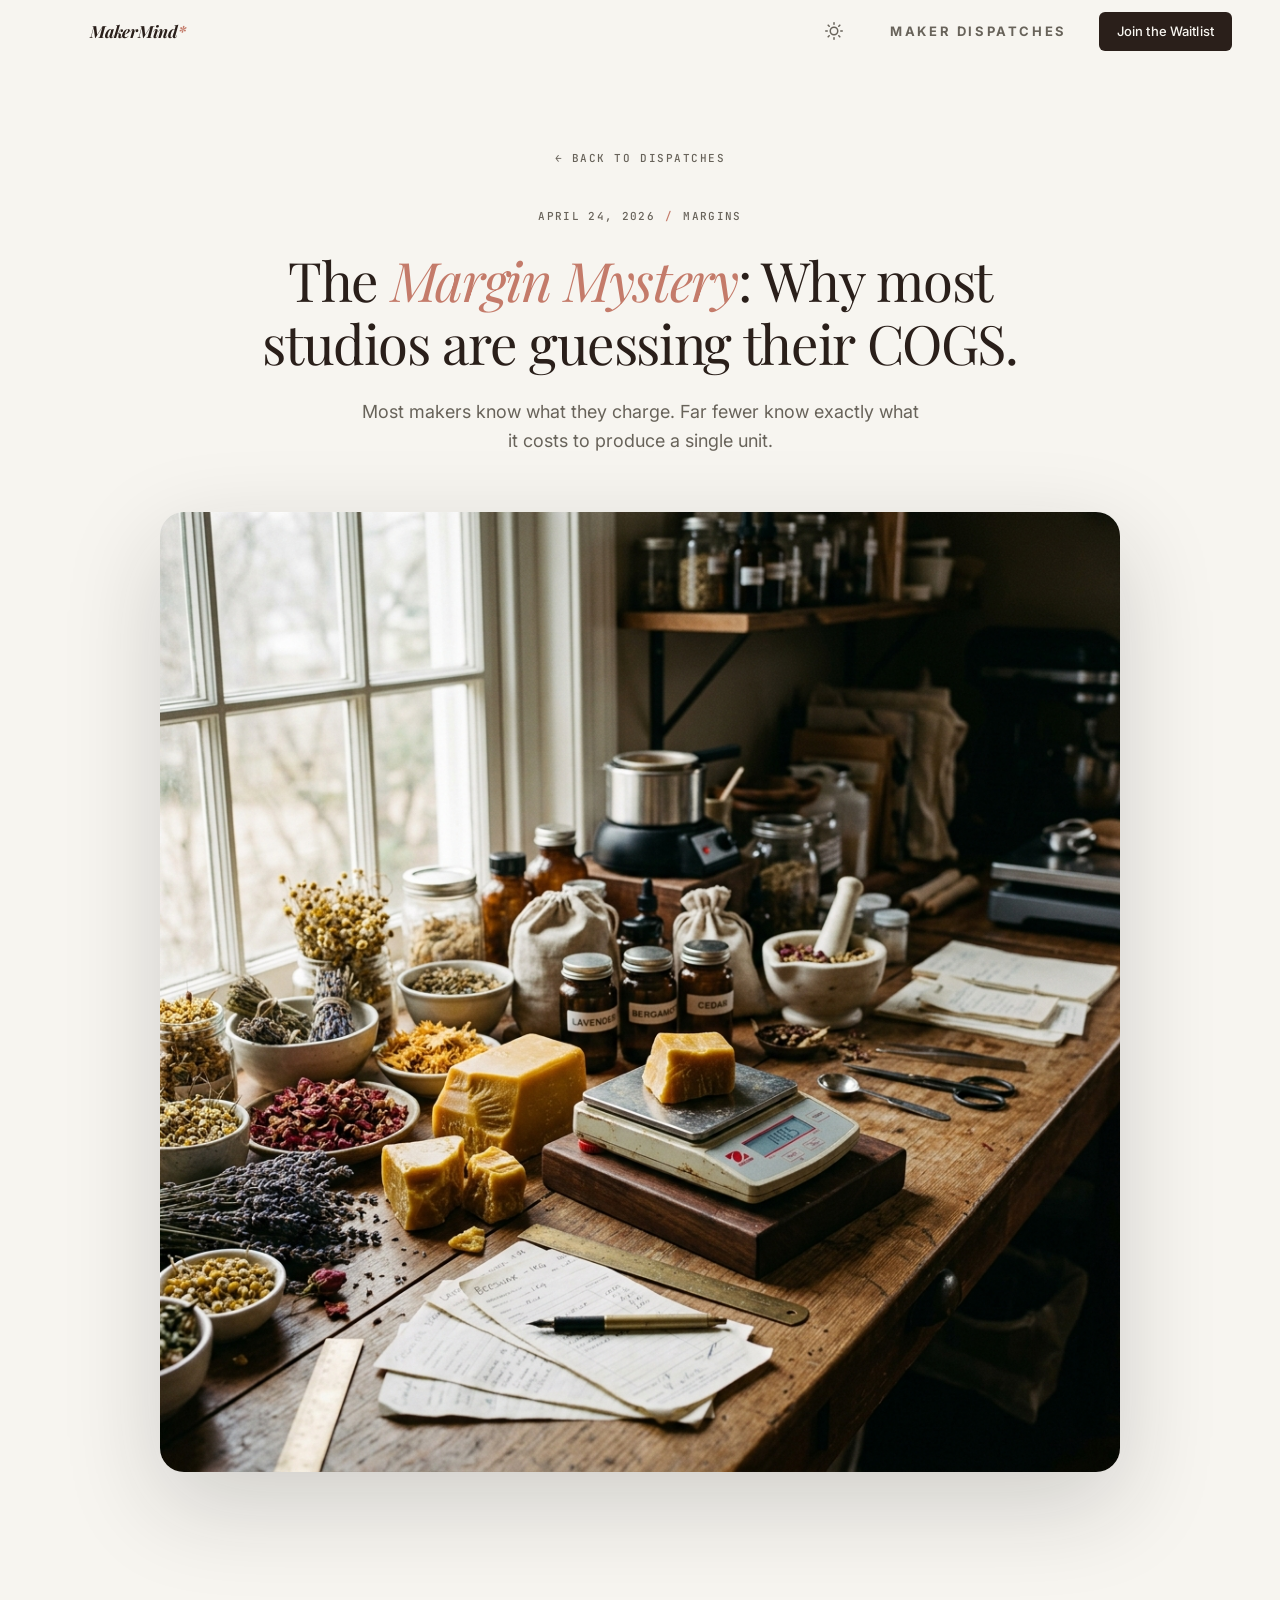
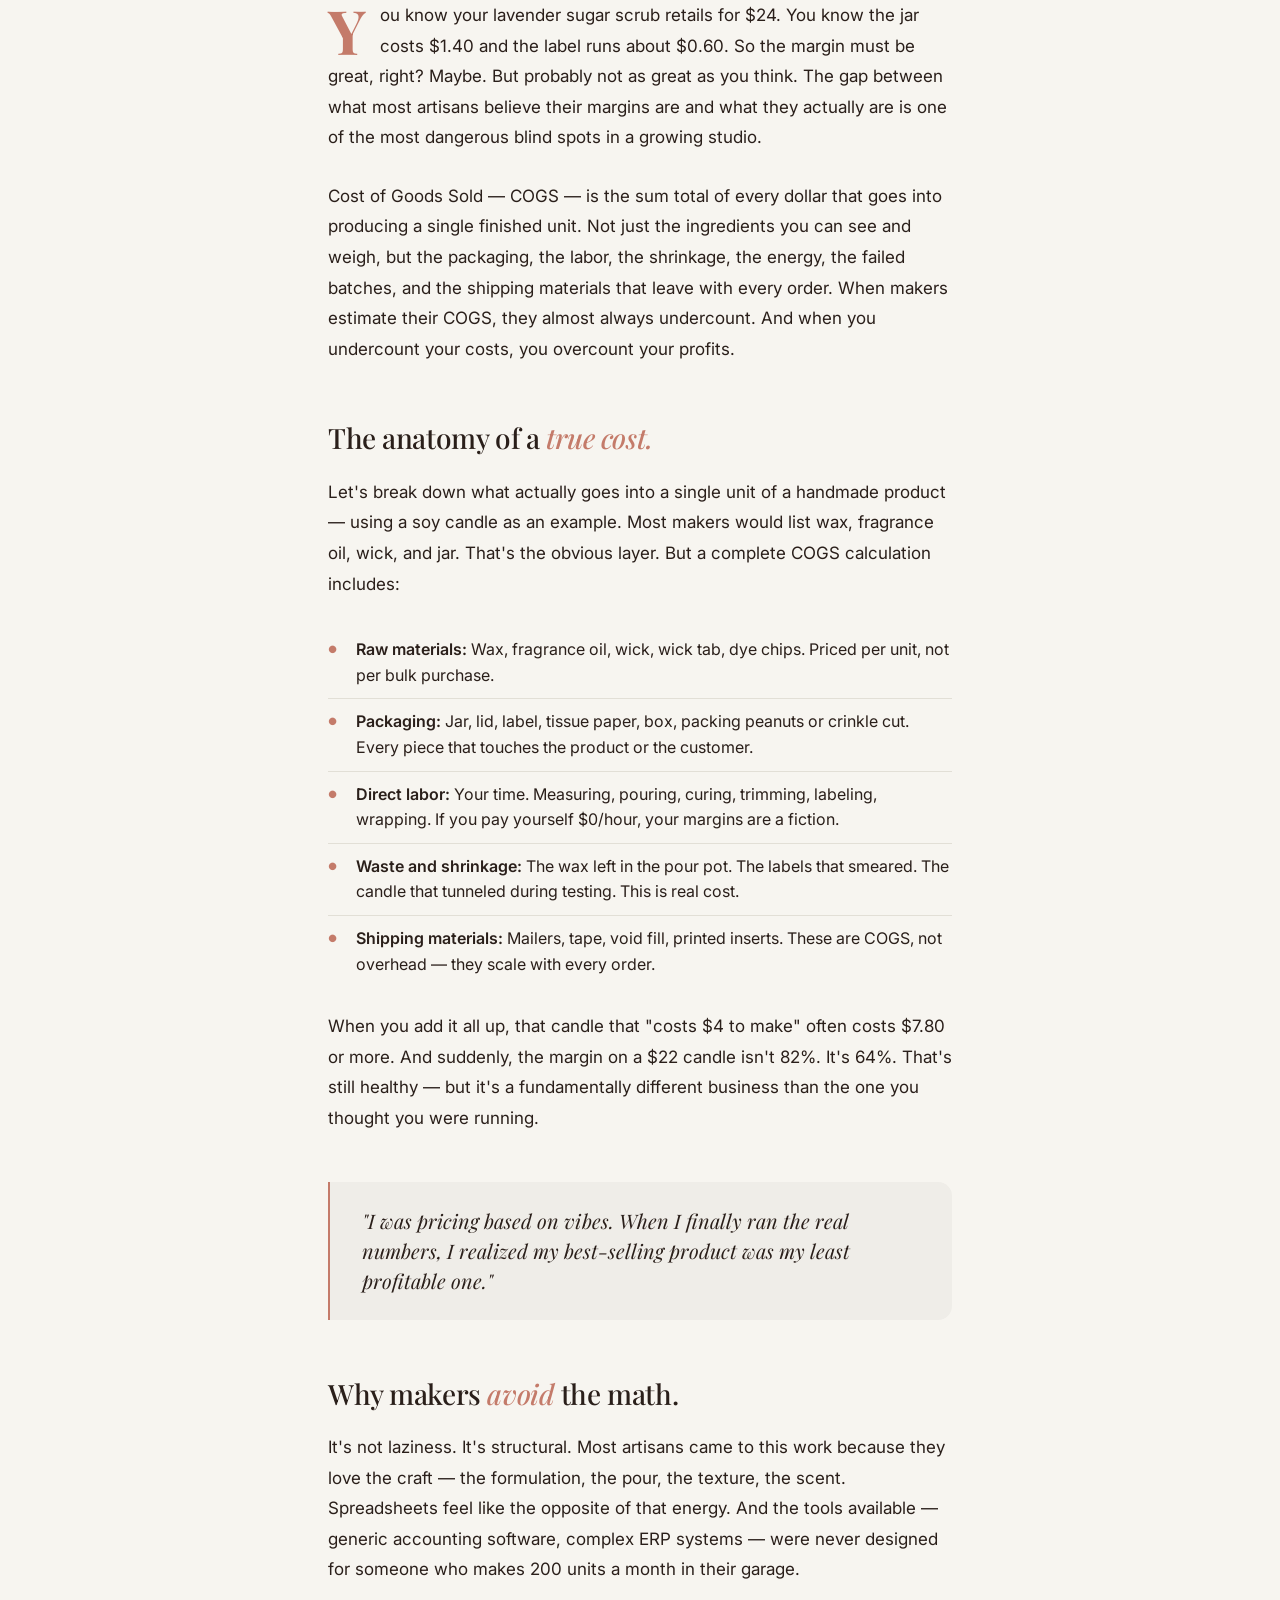
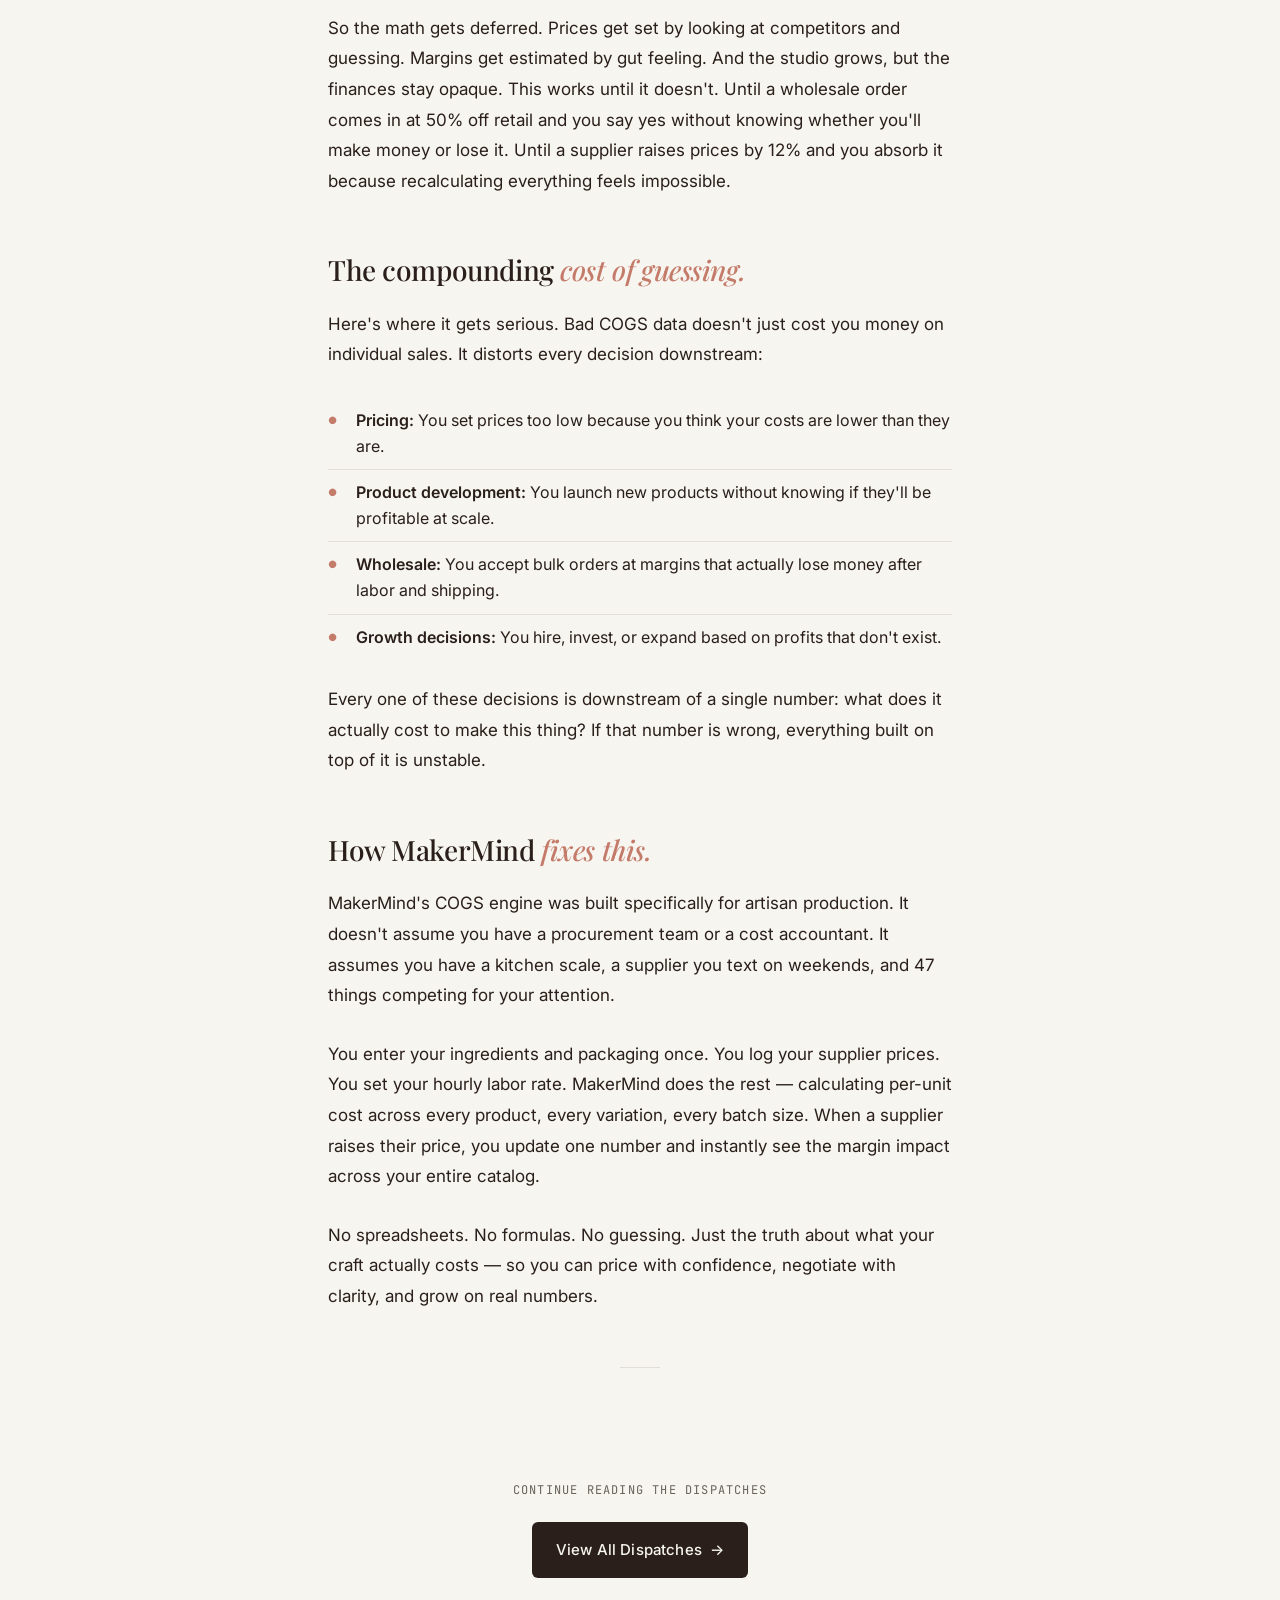
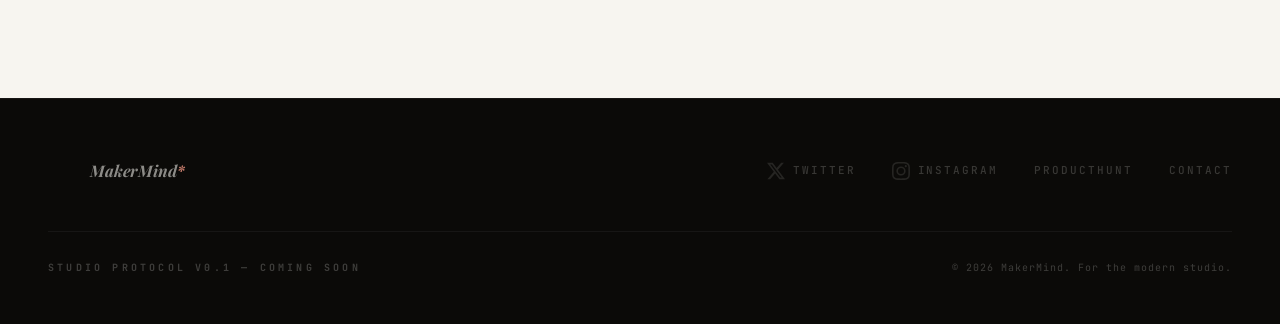
<file: dispatch-margin-mystery.html>
<!DOCTYPE html>
<html lang="en">
<head>
  <meta charset="UTF-8" />
  <meta name="viewport" content="width=device-width, initial-scale=1.0, viewport-fit=cover" />
  <meta name="theme-color" content="#F7F5F0" />
  <meta name="description" content="Most makers know what they charge. Far fewer know exactly what it costs to produce a single unit. We break down the hidden drains on your studio's profitability." />
  <title>The Margin Mystery — MakerMind Dispatches</title>
  <!-- Open Graph -->
  <meta property="og:type" content="website" />
  <meta property="og:title" content="The Margin Mystery — MakerMind Dispatches" />
  <meta property="og:description" content="Most makers know what they charge. Far fewer know what it costs. We break down the hidden drains on your studio profitability." />

  <!-- Twitter -->
  <meta name="twitter:card" content="summary_large_image" />
  <meta name="twitter:title" content="The Margin Mystery — MakerMind" />
  <meta name="twitter:description" content="Most makers know what they charge. Far fewer know what it costs." />

  <link rel="preconnect" href="https://fonts.googleapis.com" />
  <link rel="preconnect" href="https://fonts.gstatic.com" crossorigin />
  <link href="https://fonts.googleapis.com/css2?family=Inter:wght@400;500;600&family=Playfair+Display:ital,wght@0,400;0,700;1,400;1,700&family=JetBrains+Mono:wght@400;500;700&display=swap" rel="stylesheet" />
  <link rel="icon" type="image/svg+xml" href="data:image/svg+xml,%3Csvg viewBox='0 0 512 512' fill='none' xmlns='http://www.w3.org/2000/svg'%3E%3Crect width='512' height='512' rx='100' fill='%23F7F5F0'/%3E%3Crect x='142' y='172' width='38' height='252' fill='%231C1C1C'/%3E%3Crect x='120' y='172' width='22' height='14' fill='%231C1C1C'/%3E%3Crect x='332' y='172' width='38' height='252' fill='%231C1C1C'/%3E%3Crect x='370' y='172' width='22' height='14' fill='%231C1C1C'/%3E%3Cpath d='M161 182L256 324L351 182' stroke='%231C1C1C' stroke-width='38' stroke-linejoin='bevel' fill='none'/%3E%3Ccircle cx='256' cy='324' r='36' fill='%23D44D26'/%3E%3C/svg%3E" />
  <link rel="stylesheet" href="styles.css" />
</head>
<body>
<div class="progress-bar" id="progress-bar"></div>

<nav class="nav" id="nav" aria-label="Primary">
  <div class="nav-inner">
    <a href="index.html" class="nav-brand" aria-label="MakerMind home">
      <video class="nav-mark" autoplay muted playsinline aria-hidden="true">
        <source src="assets/LogoBookOpen_White.mp4" type="video/mp4" />
      </video>
      <span class="nav-wordmark">MakerMind<span class="accent">*</span></span>
    </a>
    <div class="nav-links">
      <button class="theme-toggle" id="theme-toggle" aria-label="Toggle dark mode">
        <svg viewBox="0 0 24 24" fill="none" stroke="currentColor" stroke-width="2" stroke-linecap="round" stroke-linejoin="round" class="sun-icon"><circle cx="12" cy="12" r="5"></circle><line x1="12" y1="1" x2="12" y2="3"></line><line x1="12" y1="21" x2="12" y2="23"></line><line x1="4.22" y1="4.22" x2="5.64" y2="5.64"></line><line x1="18.36" y1="18.36" x2="19.78" y2="19.78"></line><line x1="1" y1="12" x2="3" y2="12"></line><line x1="21" y1="12" x2="23" y2="12"></line><line x1="4.22" y1="19.78" x2="5.64" y2="18.36"></line><line x1="18.36" y1="5.64" x2="19.78" y2="4.22"></line></svg>
        <svg viewBox="0 0 24 24" fill="none" stroke="currentColor" stroke-width="2" stroke-linecap="round" stroke-linejoin="round" class="moon-icon" style="display:none;"><path d="M21 12.79A9 9 0 1 1 11.21 3 7 7 0 0 0 21 12.79z"></path></svg>
      </button>
      <a href="journal.html" class="nav-link">Maker Dispatches</a>
      <a href="index.html#waitlist" class="nav-cta">Join the Waitlist</a>
    </div>
  </div>
</nav>

<header class="dispatch-hero container">
  <a href="journal.html" class="dispatch-back">← Back to Dispatches</a>
  <div class="dispatch-meta">
    <span>April 24, 2026</span>
    <span class="accent">/</span>
    <span>Margins</span>
  </div>
  <h1 class="dispatch-title">The <em>Margin Mystery</em>: Why most studios are guessing their COGS.</h1>
  <p class="dispatch-subtitle">Most makers know what they charge. Far fewer know exactly what it costs to produce a single unit.</p>
  <img src="assets/dispatch-cogs.png" alt="Close up of precision scale and botanicals" class="dispatch-hero-img" />
</header>

<main class="dispatch-body">
  <p class="drop-cap">You know your lavender sugar scrub retails for $24. You know the jar costs $1.40 and the label runs about $0.60. So the margin must be great, right? Maybe. But probably not as great as you think. The gap between what most artisans believe their margins are and what they actually are is one of the most dangerous blind spots in a growing studio.</p>

  <p>Cost of Goods Sold — COGS — is the sum total of every dollar that goes into producing a single finished unit. Not just the ingredients you can see and weigh, but the packaging, the labor, the shrinkage, the energy, the failed batches, and the shipping materials that leave with every order. When makers estimate their COGS, they almost always undercount. And when you undercount your costs, you overcount your profits.</p>

  <h2>The anatomy of a <em>true cost.</em></h2>

  <p>Let's break down what actually goes into a single unit of a handmade product — using a soy candle as an example. Most makers would list wax, fragrance oil, wick, and jar. That's the obvious layer. But a complete COGS calculation includes:</p>

  <ul>
    <li><strong>Raw materials:</strong> Wax, fragrance oil, wick, wick tab, dye chips. Priced per unit, not per bulk purchase.</li>
    <li><strong>Packaging:</strong> Jar, lid, label, tissue paper, box, packing peanuts or crinkle cut. Every piece that touches the product or the customer.</li>
    <li><strong>Direct labor:</strong> Your time. Measuring, pouring, curing, trimming, labeling, wrapping. If you pay yourself $0/hour, your margins are a fiction.</li>
    <li><strong>Waste and shrinkage:</strong> The wax left in the pour pot. The labels that smeared. The candle that tunneled during testing. This is real cost.</li>
    <li><strong>Shipping materials:</strong> Mailers, tape, void fill, printed inserts. These are COGS, not overhead — they scale with every order.</li>
  </ul>

  <p>When you add it all up, that candle that "costs $4 to make" often costs $7.80 or more. And suddenly, the margin on a $22 candle isn't 82%. It's 64%. That's still healthy — but it's a fundamentally different business than the one you thought you were running.</p>

  <div class="dispatch-pullquote">
    <p>"I was pricing based on vibes. When I finally ran the real numbers, I realized my best-selling product was my least profitable one."</p>
  </div>

  <h2>Why makers <em>avoid</em> the math.</h2>

  <p>It's not laziness. It's structural. Most artisans came to this work because they love the craft — the formulation, the pour, the texture, the scent. Spreadsheets feel like the opposite of that energy. And the tools available — generic accounting software, complex ERP systems — were never designed for someone who makes 200 units a month in their garage.</p>

  <p>So the math gets deferred. Prices get set by looking at competitors and guessing. Margins get estimated by gut feeling. And the studio grows, but the finances stay opaque. This works until it doesn't. Until a wholesale order comes in at 50% off retail and you say yes without knowing whether you'll make money or lose it. Until a supplier raises prices by 12% and you absorb it because recalculating everything feels impossible.</p>

  <h2>The compounding <em>cost of guessing.</em></h2>

  <p>Here's where it gets serious. Bad COGS data doesn't just cost you money on individual sales. It distorts every decision downstream:</p>

  <ul>
    <li><strong>Pricing:</strong> You set prices too low because you think your costs are lower than they are.</li>
    <li><strong>Product development:</strong> You launch new products without knowing if they'll be profitable at scale.</li>
    <li><strong>Wholesale:</strong> You accept bulk orders at margins that actually lose money after labor and shipping.</li>
    <li><strong>Growth decisions:</strong> You hire, invest, or expand based on profits that don't exist.</li>
  </ul>

  <p>Every one of these decisions is downstream of a single number: what does it actually cost to make this thing? If that number is wrong, everything built on top of it is unstable.</p>

  <h2>How MakerMind <em>fixes this.</em></h2>

  <p>MakerMind's COGS engine was built specifically for artisan production. It doesn't assume you have a procurement team or a cost accountant. It assumes you have a kitchen scale, a supplier you text on weekends, and 47 things competing for your attention.</p>

  <p>You enter your ingredients and packaging once. You log your supplier prices. You set your hourly labor rate. MakerMind does the rest — calculating per-unit cost across every product, every variation, every batch size. When a supplier raises their price, you update one number and instantly see the margin impact across your entire catalog.</p>

  <p>No spreadsheets. No formulas. No guessing. Just the truth about what your craft actually costs — so you can price with confidence, negotiate with clarity, and grow on real numbers.</p>

  <div class="dispatch-divider"></div>

  <div class="dispatch-end-cta">
    <p>Continue reading the dispatches</p>
    <a href="journal.html" class="btn btn-ink">
      <span class="btn-label">View All Dispatches</span>
      <span class="btn-arrow" aria-hidden="true">→</span>
    </a>
  </div>
</main>

<footer class="footer" role="contentinfo">
  <div class="footer-top">
    <a href="index.html" class="footer-brand" aria-label="MakerMind home">
      <video class="footer-mark" autoplay muted playsinline aria-hidden="true">
        <source src="assets/LogoBookOpen_White.mp4" type="video/mp4" />
      </video>
      <span class="footer-wordmark">MakerMind<span class="accent">*</span></span>
    </a>
    <nav class="footer-links" aria-label="Footer links">
      <a href="https://x.com/MakerMind_AI" class="footer-link" target="_blank" rel="noopener"><svg class="footer-icon" viewBox="0 0 24 24" fill="currentColor"><path d="M18.901 1.153h3.68l-8.04 9.19L24 22.846h-7.406l-5.8-7.584-6.638 7.584H.474l8.6-9.83L0 1.154h7.594l5.243 6.932ZM17.61 20.644h2.039L6.486 3.24H4.298Z"/></svg><span>Twitter</span></a>
      <a href="https://www.instagram.com/makermind.ai/" class="footer-link" target="_blank" rel="noopener"><svg class="footer-icon" viewBox="0 0 24 24" fill="currentColor"><path d="M12 2.163c3.204 0 3.584.012 4.85.07 1.366.062 2.633.332 3.608 1.308.975.975 1.247 2.242 1.308 3.608.058 1.266.07 1.646.07 4.85s-.012 3.584-.07 4.85c-.062 1.366-.332 2.633-1.308 3.608-.975.975-2.242 1.247-3.608 1.308-1.266.058-1.646.07-4.85.07s-3.584-.012-4.85-.07c-1.366-.062-2.633-.332-3.608-1.308-.975-.975-1.247-2.242-1.308-3.608-.058-1.266-.07-1.646-.07-4.85s.012-3.584.07-4.85c.062-1.366.332-2.633 1.308-3.608.975-.975 2.242-1.247 3.608-1.308 1.266-.058 1.646-.07 4.85-.07zM12 0C8.741 0 8.333.014 7.053.072 2.695.272.273 2.69.073 7.052.014 8.333 0 8.741 0 12s.014 3.667.072 4.947c.2 4.358 2.618 6.78 6.977 6.98 1.281.058 1.689.072 4.948.072s3.667-.014 4.947-.072c4.351-.2 6.78-2.618 6.98-6.98.058-1.28.072-1.689.072-4.948s-.014-3.667-.072-4.947c-.2-4.361-2.618-6.78-6.98-6.98C15.667.014 15.259 0 12 0zm0 5.838a6.162 6.162 0 100 12.324 6.162 6.162 0 000-12.324zM12 16a4 4 0 110-8 4 4 0 010 8zm6.406-11.845a1.44 1.44 0 100 2.881 1.44 1.44 0 000-2.881z"/></svg><span>Instagram</span></a>
      <a href="https://producthunt.com" class="footer-link" target="_blank" rel="noopener">ProductHunt</a>
      <a href="mailto:hello@makermind.ai" class="footer-link">Contact</a>
    </nav>
  </div>
  <div class="footer-bottom">
    <div class="footer-rule" aria-hidden="true"></div>
    <div class="footer-meta">
      <span class="footer-stamp">Studio Protocol v0.1 — Coming Soon</span>
      <span class="footer-copy">© 2026 MakerMind. For the modern studio.</span>
    </div>
  </div>
</footer>

<script src="script.js"></script>
</body>
</html>
</file>
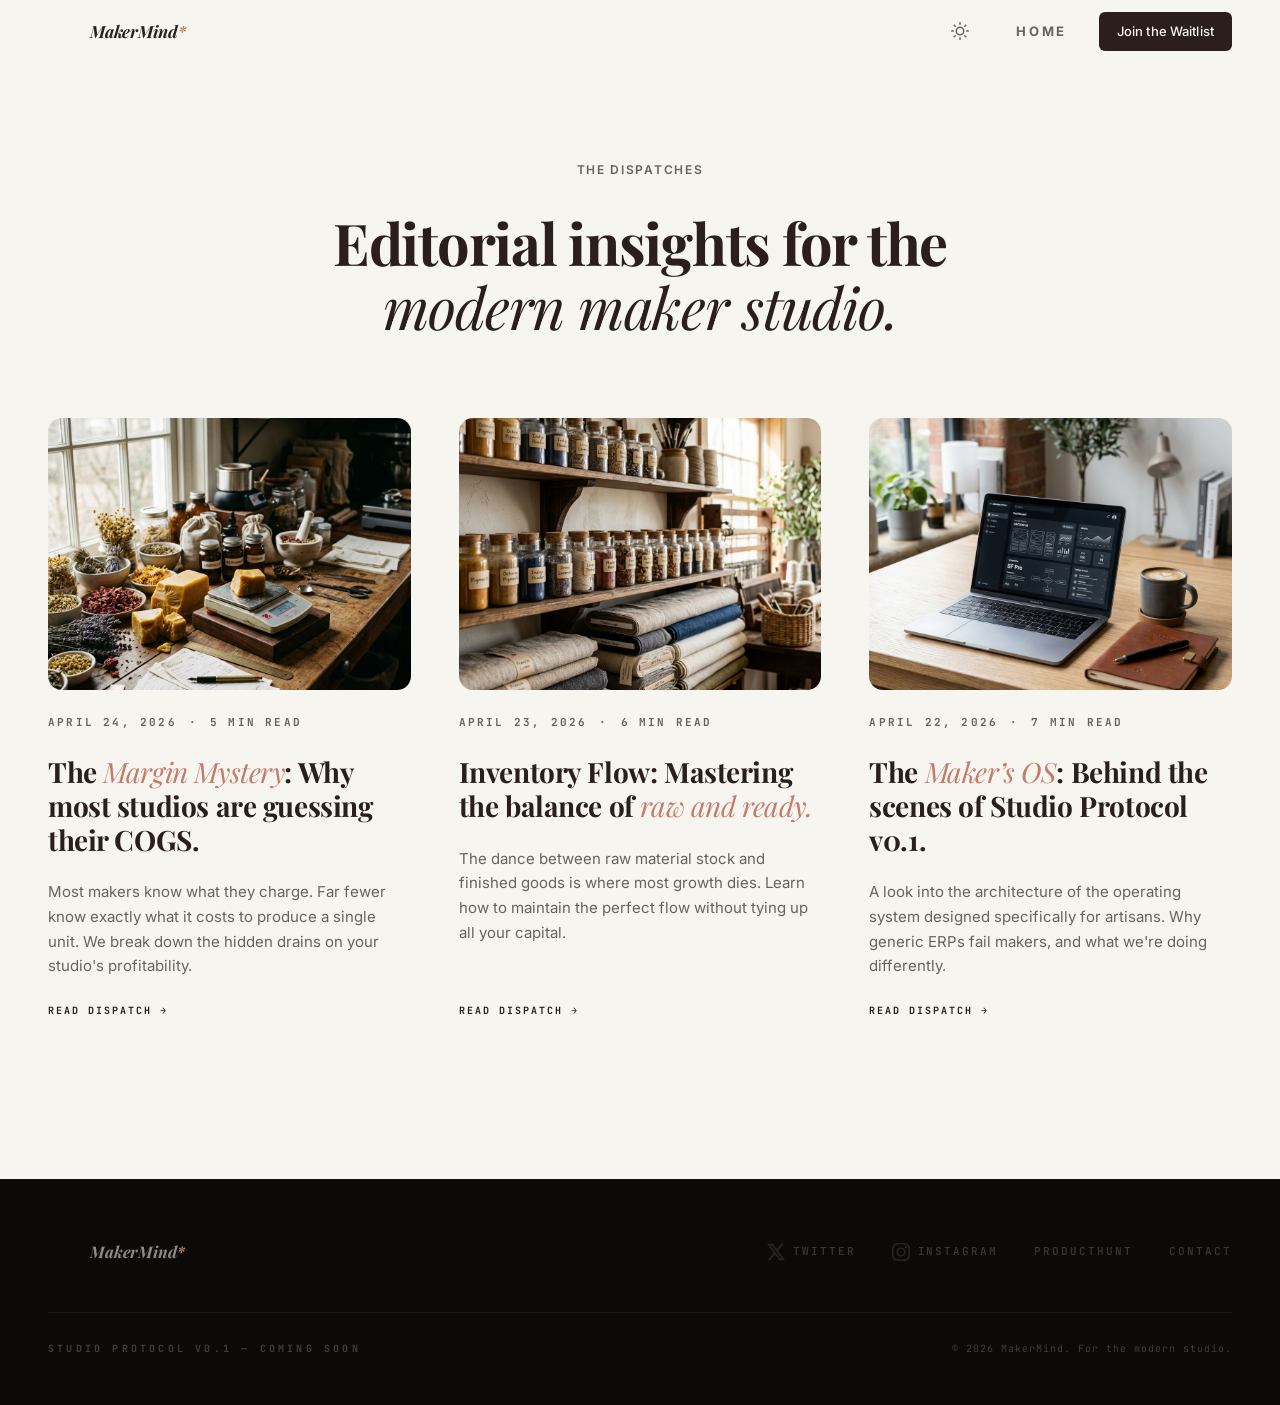
<file: journal.html>
<!DOCTYPE html>
<html lang="en">
<head>
  <meta charset="UTF-8" />
  <meta name="viewport" content="width=device-width, initial-scale=1.0, viewport-fit=cover" />
  <meta name="theme-color" content="#F7F5F0" />
  <meta name="description" content="The Studio Protocol Dispatches — Editorial insights into running a modern maker studio." />
  <title>Maker Dispatches — MakerMind</title>
  <!-- Open Graph -->
  <meta property="og:type" content="website" />
  <meta property="og:title" content="Maker Dispatches — MakerMind" />
  <meta property="og:description" content="The Studio Protocol Dispatches — Editorial insights into running a modern maker studio." />

  <!-- Twitter -->
  <meta name="twitter:card" content="summary_large_image" />
  <meta name="twitter:title" content="Maker Dispatches — MakerMind" />
  <meta name="twitter:description" content="The Studio Protocol Dispatches — Editorial insights into running a modern maker studio." />

  <link rel="preconnect" href="https://fonts.googleapis.com" />
  <link rel="preconnect" href="https://fonts.gstatic.com" crossorigin />
  <link href="https://fonts.googleapis.com/css2?family=Inter:wght@400;500;600&family=Playfair+Display:ital,wght@0,400;0,700;1,400;1,700&family=JetBrains+Mono:wght@400;500;700&display=swap" rel="stylesheet" />
  <link rel="icon" type="image/svg+xml" href="data:image/svg+xml,%3Csvg viewBox='0 0 512 512' fill='none' xmlns='http://www.w3.org/2000/svg'%3E%3Crect width='512' height='512' rx='100' fill='%23F7F5F0'/%3E%3Crect x='142' y='172' width='38' height='252' fill='%231C1C1C'/%3E%3Crect x='120' y='172' width='22' height='14' fill='%231C1C1C'/%3E%3Crect x='332' y='172' width='38' height='252' fill='%231C1C1C'/%3E%3Crect x='370' y='172' width='22' height='14' fill='%231C1C1C'/%3E%3Cpath d='M161 182L256 324L351 182' stroke='%231C1C1C' stroke-width='38' stroke-linejoin='bevel' fill='none'/%3E%3Ccircle cx='256' cy='324' r='36' fill='%23D44D26'/%3E%3C/svg%3E" />
  <link rel="stylesheet" href="styles.css" />
</head>
<body>
<div class="progress-bar" id="progress-bar"></div>

<nav class="nav" id="nav" aria-label="Primary">
  <div class="nav-inner">
    <a href="index.html" class="nav-brand" aria-label="MakerMind home">
      <video class="nav-mark" autoplay muted playsinline aria-hidden="true">
        <source src="assets/LogoBookOpen_White.mp4" type="video/mp4" />
      </video>
      <span class="nav-wordmark">MakerMind<span class="accent">*</span></span>
    </a>
    <div class="nav-links">
      <button class="theme-toggle" id="theme-toggle" aria-label="Toggle dark mode">
        <svg viewBox="0 0 24 24" fill="none" stroke="currentColor" stroke-width="2" stroke-linecap="round" stroke-linejoin="round" class="sun-icon"><circle cx="12" cy="12" r="5"></circle><line x1="12" y1="1" x2="12" y2="3"></line><line x1="12" y1="21" x2="12" y2="23"></line><line x1="4.22" y1="4.22" x2="5.64" y2="5.64"></line><line x1="18.36" y1="18.36" x2="19.78" y2="19.78"></line><line x1="1" y1="12" x2="3" y2="12"></line><line x1="21" y1="12" x2="23" y2="12"></line><line x1="4.22" y1="19.78" x2="5.64" y2="18.36"></line><line x1="18.36" y1="5.64" x2="19.78" y2="4.22"></line></svg>
        <svg viewBox="0 0 24 24" fill="none" stroke="currentColor" stroke-width="2" stroke-linecap="round" stroke-linejoin="round" class="moon-icon" style="display:none;"><path d="M21 12.79A9 9 0 1 1 11.21 3 7 7 0 0 0 21 12.79z"></path></svg>
      </button>
      <a href="index.html" class="nav-link">Home</a>
      <a href="index.html#waitlist" class="nav-cta">Join the Waitlist</a>
    </div>
  </div>
</nav>

<header class="journal-header">
  <div class="container">
    <p class="section-label reveal">The Dispatches</p>
    <h1 class="journal-headline reveal">
      Editorial insights for the<br><em>modern maker studio.</em>
    </h1>
  </div>
</header>

<main class="container" style="padding-bottom: 160px;">
  <div class="journal-grid">
    <article class="journal-card reveal">
        <a href="dispatch-margin-mystery.html" class="journal-card-img-wrap">
          <img src="assets/dispatch-cogs.png" alt="Close up of precision scale and botanicals" class="journal-card-img" />
        </a>
        <div class="journal-card-meta">
          <span>April 24, 2026</span>
          <span class="dot">·</span>
          <span>5 min read</span>
        </div>
        <h3 class="journal-card-title">
          The <em>Margin Mystery</em>: Why most studios are guessing their COGS.
        </h3>
        <p class="journal-card-excerpt">Most makers know what they charge. Far fewer know exactly what it costs to produce a single unit. We break down the hidden drains on your studio's profitability.</p>
        <a href="dispatch-margin-mystery.html" class="journal-card-cta">
          Read Dispatch <span class="btn-arrow" aria-hidden="true">→</span>
        </a>
      </article>

      <article class="journal-card reveal">
        <a href="dispatch-inventory-flow.html" class="journal-card-img-wrap">
          <img src="assets/dispatch-inventory.png" alt="Neatly organized studio shelves" class="journal-card-img" />
        </a>
        <div class="journal-card-meta">
          <span>April 23, 2026</span>
          <span class="dot">·</span>
          <span>6 min read</span>
        </div>
        <h3 class="journal-card-title">
          Inventory Flow: Mastering the balance of <em>raw and ready.</em>
        </h3>
        <p class="journal-card-excerpt">The dance between raw material stock and finished goods is where most growth dies. Learn how to maintain the perfect flow without tying up all your capital.</p>
        <a href="dispatch-inventory-flow.html" class="journal-card-cta">
          Read Dispatch <span class="btn-arrow" aria-hidden="true">→</span>
        </a>
      </article>

      <article class="journal-card reveal">
        <a href="dispatch-makers-os.html" class="journal-card-img-wrap">
          <img src="assets/dispatch-protocol.png" alt="Minimalist desk with laptop" class="journal-card-img" />
        </a>
        <div class="journal-card-meta">
          <span>April 22, 2026</span>
          <span class="dot">·</span>
          <span>7 min read</span>
        </div>
        <h3 class="journal-card-title">
          The <em>Maker&rsquo;s OS</em>: Behind the scenes of Studio Protocol v0.1.
        </h3>
        <p class="journal-card-excerpt">A look into the architecture of the operating system designed specifically for artisans. Why generic ERPs fail makers, and what we're doing differently.</p>
        <a href="dispatch-makers-os.html" class="journal-card-cta">
          Read Dispatch <span class="btn-arrow" aria-hidden="true">→</span>
        </a>
      </article>
  </div>
</main>

<footer class="footer" role="contentinfo">
  <div class="footer-top">
    <a href="index.html" class="footer-brand" aria-label="MakerMind home">
      <video class="footer-mark" autoplay muted playsinline aria-hidden="true">
        <source src="assets/LogoBookOpen_White.mp4" type="video/mp4" />
      </video>
      <span class="footer-wordmark">MakerMind<span class="accent">*</span></span>
    </a>
    <nav class="footer-links" aria-label="Footer links">
      <a href="https://x.com/MakerMind_AI" class="footer-link" target="_blank" rel="noopener"><svg class="footer-icon" viewBox="0 0 24 24" fill="currentColor"><path d="M18.901 1.153h3.68l-8.04 9.19L24 22.846h-7.406l-5.8-7.584-6.638 7.584H.474l8.6-9.83L0 1.154h7.594l5.243 6.932ZM17.61 20.644h2.039L6.486 3.24H4.298Z"/></svg><span>Twitter</span></a>
      <a href="https://www.instagram.com/makermind.ai/" class="footer-link" target="_blank" rel="noopener"><svg class="footer-icon" viewBox="0 0 24 24" fill="currentColor"><path d="M12 2.163c3.204 0 3.584.012 4.85.07 1.366.062 2.633.332 3.608 1.308.975.975 1.247 2.242 1.308 3.608.058 1.266.07 1.646.07 4.85s-.012 3.584-.07 4.85c-.062 1.366-.332 2.633-1.308 3.608-.975.975-2.242 1.247-3.608 1.308-1.266.058-1.646.07-4.85.07s-3.584-.012-4.85-.07c-1.366-.062-2.633-.332-3.608-1.308-.975-.975-1.247-2.242-1.308-3.608-.058-1.266-.07-1.646-.07-4.85s.012-3.584.07-4.85c.062-1.366.332-2.633 1.308-3.608.975-.975 2.242-1.247 3.608-1.308 1.266-.058 1.646-.07 4.85-.07zM12 0C8.741 0 8.333.014 7.053.072 2.695.272.273 2.69.073 7.052.014 8.333 0 8.741 0 12s.014 3.667.072 4.947c.2 4.358 2.618 6.78 6.977 6.98 1.281.058 1.689.072 4.948.072s3.667-.014 4.947-.072c4.351-.2 6.78-2.618 6.98-6.98.058-1.28.072-1.689.072-4.948s-.014-3.667-.072-4.947c-.2-4.361-2.618-6.78-6.98-6.98C15.667.014 15.259 0 12 0zm0 5.838a6.162 6.162 0 100 12.324 6.162 6.162 0 000-12.324zM12 16a4 4 0 110-8 4 4 0 010 8zm6.406-11.845a1.44 1.44 0 100 2.881 1.44 1.44 0 000-2.881z"/></svg><span>Instagram</span></a>
      <a href="https://producthunt.com" class="footer-link" target="_blank" rel="noopener">ProductHunt</a>
      <a href="mailto:hello@makermind.ai" class="footer-link">Contact</a>
    </nav>
  </div>
  <div class="footer-bottom">
    <div class="footer-rule" aria-hidden="true"></div>
    <div class="footer-meta">
      <span class="footer-stamp">Studio Protocol v0.1 — Coming Soon</span>
      <span class="footer-copy">© 2026 MakerMind. For the modern studio.</span>
    </div>
  </div>
</footer>

<script src="script.js"></script>
</body>
</html>
</file>
<file: styles.css>
/* ═══════════════════════════════════════════════════════════════
   MakerMind — Waitlist Site v2.0
   Cinematic. Editorial. Apple-quality.
   ─────────────────────────────────────────────────────────────
   Same design tokens as the app and the launch video (Remotion).
   The animation timing curve `cubic-bezier(0.33, 0, 0.2, 1)` is
   the iOS-style ease used throughout LogoReveal.tsx.
═══════════════════════════════════════════════════════════════ */


/* ── DESIGN TOKENS ──────────────────────────────────────────── */
:root {
  /* Color palette — mirrors src/index.css */
  --bg:        #F7F5F0;
  --ink:       #2A1F1A;
  --accent:    #C47B6A;
  --muted:     #68635A;
  --border:    #E2DFD6;
  --sidebar:   #EFEDE8;
  --night:     #0B0A08;
  --night-2:   #141210;
  --white:     #FFFFFF;

  /* Typography */
  --serif: 'Playfair Display', Georgia, 'Times New Roman', serif;
  --sans:  'Inter', ui-sans-serif, system-ui, -apple-system, sans-serif;
  --mono:  'JetBrains Mono', 'SF Mono', Menlo, monospace;

  /* Motion */
  --ease: cubic-bezier(0.33, 0, 0.2, 1);
  --ease-out: cubic-bezier(0.16, 1, 0.3, 1);

  /* Layout */
  --max-w:   1320px;
  --max-w-narrow: 1100px;
  --nav-h:   64px;
  --pad-x:   48px;
  --section: 160px;

  /* Effects */
  --radius-sm: 6px;
  --radius-md: 14px;
  --radius-lg: 24px;
  --shadow-sm: 0 2px 24px rgba(28,28,28,0.06);
  --shadow-md: 0 12px 48px rgba(28,28,28,0.10);
  --shadow-lg: 0 32px 96px rgba(28,28,28,0.18);
}


/* ── RESET ──────────────────────────────────────────────────── */
*, *::before, *::after { box-sizing: border-box; margin: 0; padding: 0; }
html {
  font-size: 16px;
  scroll-behavior: smooth;
  -webkit-font-smoothing: antialiased;
  -moz-osx-font-smoothing: grayscale;
  text-rendering: optimizeLegibility;
}
body {
  background: var(--bg);
  color: var(--ink);
  font-family: var(--sans);
  line-height: 1.6;
  overflow-x: hidden;
}
img, svg, video { display: block; max-width: 100%; height: auto; }
a { color: inherit; text-decoration: none; }
button { cursor: pointer; border: none; background: none; font: inherit; color: inherit; }
input { font: inherit; appearance: none; -webkit-appearance: none; }
ul { list-style: none; }

/* ── LEGAL PAGES ────────────────────────────────────────────── */
.legal-page {
  background:
    linear-gradient(180deg, rgba(255,255,255,0.62), rgba(247,245,240,0.92)),
    var(--bg);
  min-height: 100vh;
}
.legal-shell {
  max-width: 920px;
  margin: 0 auto;
  padding: 72px var(--pad-x) 96px;
}
.legal-back {
  display: inline-flex;
  margin-bottom: 72px;
  font-family: var(--mono);
  font-size: 0.68rem;
  font-weight: 700;
  letter-spacing: 0.18em;
  text-transform: uppercase;
  color: var(--muted);
  transition: color 0.2s var(--ease);
}
.legal-back:hover { color: var(--accent); }
.legal-header {
  padding-bottom: 48px;
  border-bottom: 1px solid var(--border);
  margin-bottom: 56px;
}
.legal-header h1 {
  font-family: var(--serif);
  font-size: clamp(3rem, 9vw, 6.5rem);
  line-height: 0.9;
  font-style: italic;
  letter-spacing: -0.04em;
  margin-bottom: 24px;
}
.legal-header p:last-child {
  font-family: var(--mono);
  font-size: 0.72rem;
  font-weight: 700;
  letter-spacing: 0.12em;
  text-transform: uppercase;
  color: var(--accent);
}
.legal-content {
  display: grid;
  gap: 38px;
}
.legal-content section {
  padding-bottom: 34px;
  border-bottom: 1px solid rgba(226, 223, 214, 0.72);
}
.legal-content h2 {
  font-family: var(--serif);
  font-size: clamp(1.5rem, 3vw, 2.1rem);
  line-height: 1.1;
  margin-bottom: 16px;
}
.legal-content p {
  color: rgba(42, 31, 26, 0.78);
  font-size: 1rem;
  line-height: 1.82;
}


/* ── SHARED UTILITIES ───────────────────────────────────────── */
.accent { color: var(--accent); }
.container {
  max-width: var(--max-w);
  margin: 0 auto;
  padding: 0 var(--pad-x);
}
.section-label {
  font-family: var(--sans);
  font-weight: 600;
  font-size: 0.75rem;
  letter-spacing: 0.14em;
  text-transform: uppercase;
  color: var(--muted);
  margin-bottom: 32px;
}


/* ── REVEAL ON SCROLL ────────────────────────────────────────── */
.reveal {
  opacity: 0;
  transform: translateY(28px);
  transition:
    opacity 0.9s var(--ease),
    transform 0.9s var(--ease);
}
.reveal.is-visible {
  opacity: 1;
  transform: translateY(0);
}


/* ═══════════════════════════════════════════════════════════════
   NAV — fixed, frosted, restrained
═══════════════════════════════════════════════════════════════ */
.nav {
  position: fixed;
  top: 0; left: 0; right: 0;
  height: var(--nav-h);
  background: rgba(247, 245, 240, 0);
  backdrop-filter: blur(0);
  -webkit-backdrop-filter: blur(0);
  border-bottom: 1px solid transparent;
  z-index: 100;
  transition:
    background 0.4s var(--ease),
    backdrop-filter 0.4s var(--ease),
    border-color 0.4s var(--ease),
    box-shadow 0.4s var(--ease);
}
.nav.is-scrolled {
  background: rgba(247, 245, 240, 0.86);
  backdrop-filter: blur(20px) saturate(1.4);
  -webkit-backdrop-filter: blur(20px) saturate(1.4);
  border-bottom-color: var(--border);
}
.nav-inner {
  max-width: var(--max-w);
  margin: 0 auto;
  height: 100%;
  padding: 0 var(--pad-x);
  display: flex;
  align-items: center;
  justify-content: space-between;
}
.nav-brand {
  display: flex;
  align-items: center;
  gap: 10px;
}
.nav-mark {
  width: 32px; height: 32px;
  color: var(--ink);
  flex-shrink: 0;
}
.nav-wordmark {
  font-family: var(--serif);
  font-style: italic;
  font-weight: 700;
  font-size: 1.05rem;
  color: var(--ink);
  letter-spacing: -0.01em;
}
.nav-links {
  display: flex;
  align-items: center;
  gap: 32px;
}
.nav-link {
  font-family: var(--sans);
  font-size: 0.8125rem;
  font-weight: 700;
  letter-spacing: 0.2em;
  text-transform: uppercase;
  color: var(--muted);
  transition: color 0.2s var(--ease);
}
.nav-link:hover { color: var(--ink); }

.footer-link {
  font-size: 0.875rem;
  opacity: 0.6;
  transition: opacity 0.3s var(--ease);
  display: flex;
  align-items: center;
  gap: 8px;
}
.footer-link:hover { opacity: 1; }

.footer-icon {
  width: 18px;
  height: 18px;
  opacity: 0.6;
  transition: opacity 0.3s var(--ease);
}
.footer-link:hover .footer-icon { opacity: 1; color: var(--accent); }

.how-logos {
  display: flex;
  gap: 16px;
  margin-top: 24px;
}
.brand-logo {
  width: 24px;
  height: 24px;
  color: var(--muted);
  opacity: 0.4;
  transition: opacity 0.3s var(--ease), color 0.3s var(--ease);
}
.how-step:hover .brand-logo {
  opacity: 0.8;
  color: var(--ink);
}
[data-theme="dark"] .how-step:hover .brand-logo { color: var(--white); }

.nav-cta {
  font-family: var(--sans);
  font-size: 0.8125rem;
  font-weight: 500;
  letter-spacing: 0.01em;
  padding: 9px 18px;
  background: var(--ink);
  color: var(--bg);
  border-radius: var(--radius-sm);
  transition: background 0.2s ease, transform 0.2s ease;
}
.nav-cta:hover { background: #2a2a2a; transform: translateY(-1px); }


/* ═══════════════════════════════════════════════════════════════
   SECTION 01 — HERO
   The cold open, in HTML form.
═══════════════════════════════════════════════════════════════ */
.hero {
  position: relative;
  min-height: 100vh;
  display: flex;
  flex-direction: column;
  justify-content: center;
  align-items: center;
  padding: calc(var(--nav-h) + 60px) var(--pad-x) 100px;
  background: var(--bg);
  overflow: hidden;
}
.hero-inner {
  max-width: 1100px;
  width: 100%;
  text-align: center;
}

/* Stamp at top */
.stamp {
  display: inline-flex;
  align-items: center;
  gap: 12px;
  font-family: var(--sans);
  font-weight: 600;
  font-size: 0.75rem;
  letter-spacing: 0.10em;
  text-transform: uppercase;
  color: var(--muted);
  margin-bottom: 56px;
  opacity: 0;
  transform: translateY(8px);
  animation: fade-up 0.9s var(--ease) 0.1s forwards;
}
.stamp-dot {
  width: 7px; height: 7px;
  border-radius: 50%;
  background: var(--accent);
  flex-shrink: 0;
  animation: dot-pulse 2.4s ease-in-out infinite 1.5s;
}
.stamp-sep { opacity: 0.35; }

@keyframes fade-up {
  to { opacity: 1; transform: translateY(0); }
}
@keyframes dot-pulse {
  0%, 100% { opacity: 1; transform: scale(1); }
  50%      { opacity: 0.45; transform: scale(0.85); }
}

/* Animated MakerMind mark */
.hero-mark {
  width: 360px;
  height: 360px;
  color: var(--ink);
  margin: 0 auto 32px;
  overflow: visible;
}
/* Mark wipe is driven by SMIL <animate> in the HTML for reliable cross-browser clipPath height */
.mark-arc {
  stroke-dasharray: 240;
  stroke-dashoffset: 240;
  animation: mark-draw 0.8s var(--ease) 1.7s forwards;
}
.mark-thread {
  stroke: var(--accent);
  stroke-dasharray: 140;
  stroke-dashoffset: 140;
  opacity: 0;
  animation:
    mark-thread-fade 0.4s var(--ease) 2.0s forwards,
    mark-draw 0.6s var(--ease) 2.0s forwards;
}
.mark-dot {
  fill: var(--accent);
  opacity: 0;
  transform: scale(0);
  transform-origin: 256px 324px;
  transform-box: fill-box;
  animation: mark-dot-pop 0.6s var(--ease-out) 1.6s forwards;
}
@keyframes mark-draw {
  to { stroke-dashoffset: 0; }
}
@keyframes mark-thread-fade {
  to { opacity: 1; }
}
@keyframes mark-dot-pop {
  0%   { opacity: 0; transform: scale(0); }
  60%  { opacity: 1; transform: scale(1.08); }
  100% { opacity: 1; transform: scale(1); }
}

/* Hero wordmark */
.hero-wordmark {
  font-family: var(--serif);
  font-style: italic;
  font-weight: 700;
  font-size: clamp(1.5rem, 2.5vw, 2rem);
  letter-spacing: -0.02em;
  color: var(--ink);
  margin-bottom: 56px;
  opacity: 0;
  transform: translateY(8px);
  animation: fade-up 0.9s var(--ease) 2.4s forwards;
}

/* Editorial rule */
.hero-rule {
  width: 0;
  height: 1px;
  background: var(--border);
  margin: 0 auto 56px;
  animation: rule-grow 0.9s var(--ease) 2.7s forwards;
}
@keyframes rule-grow { to { width: 56px; } }

/* Hero headline — word by word */
.hero-headline {
  font-family: var(--serif);
  font-weight: 700;
  font-size: clamp(2.5rem, 6.5vw, 5.5rem);
  line-height: 1.06;
  letter-spacing: -0.025em;
  color: var(--ink);
  margin: 0 auto 40px;
  max-width: 1000px;
  display: flex;
  flex-wrap: wrap;
  justify-content: center;
  gap: 0 0.32em;
}
.hero-headline em {
  font-style: italic;
  font-weight: 400;
  color: var(--accent);
}
.hero-headline .word {
  display: inline-block;
  opacity: 0;
  transform: translateY(20px);
  animation: word-up 0.85s var(--ease) forwards;
}
.hero-headline .word:nth-child(1) { animation-delay: 2.95s; }
.hero-headline .word:nth-child(2) { animation-delay: 3.10s; }
.hero-headline .word:nth-child(3) { animation-delay: 3.32s; }
.hero-headline .word:nth-child(4) { animation-delay: 3.46s; }
.hero-headline .word:nth-child(5) { animation-delay: 3.58s; }
.hero-headline .word:nth-child(6) { animation-delay: 3.72s; }
.hero-headline .word:nth-child(7) { animation-delay: 3.90s; }
@keyframes word-up { to { opacity: 1; transform: translateY(0); } }

/* Hero body */
.hero-body {
  font-size: clamp(0.9375rem, 1.2vw, 1.125rem);
  line-height: 1.65;
  color: var(--muted);
  max-width: 600px;
  margin: 0 auto 48px;
  opacity: 0;
  animation: fade-up 0.9s var(--ease) 4.3s forwards;
}
.br-desk { display: block; }


/* ── EMAIL FORMS ────────────────────────────────────────────── */
.email-form {
  max-width: 540px;
  margin: 0 auto;
  width: 100%;
  opacity: 0;
  animation: fade-up 0.9s var(--ease) 4.6s forwards;
}
.email-row {
  display: flex;
  gap: 8px;
  position: relative;
}
.email-input {
  flex: 1;
  min-width: 0;
  height: 56px;
  padding: 0 18px;
  background: var(--white);
  border: 1px solid var(--border);
  border-radius: var(--radius-sm);
  color: var(--ink);
  font-size: 0.9375rem;
  outline: none;
  transition: border-color 0.2s ease, box-shadow 0.2s ease;
}
.email-input::placeholder { color: var(--muted); opacity: 1; }
.email-input:focus {
  border-color: var(--ink);
  box-shadow: 0 0 0 3px rgba(28,28,28,0.07);
}
.email-input-full { width: 100%; flex: none; margin-bottom: 8px; }
.email-input-dark {
  background: rgba(247,245,240,0.07);
  border-color: rgba(247,245,240,0.16);
  color: var(--white);
}
.email-input-dark::placeholder { color: rgba(247,245,240,0.42); }
.email-input-dark:focus {
  border-color: rgba(247,245,240,0.5);
  box-shadow: 0 0 0 3px rgba(247,245,240,0.08);
}
.email-label {
  display: block;
  font-family: var(--mono);
  font-size: 0.6875rem;
  letter-spacing: 0.18em;
  text-transform: uppercase;
  color: var(--muted);
  margin-bottom: 12px;
}
.email-note {
  font-size: 0.8125rem;
  font-family: var(--sans);
  font-size: 0.8125rem;
  color: var(--muted);
  margin-top: 14px;
  text-align: center;
}
.email-note-left { text-align: left; }
.email-success {
  margin-top: 18px;
  font-family: var(--mono);
  font-size: 0.8125rem;
  letter-spacing: 0.04em;
  color: var(--ink);
  display: flex;
  align-items: center;
  gap: 8px;
  justify-content: center;
}
.email-success[hidden] { display: none; }
.email-success-dark { color: var(--bg); }
.check-mark { color: var(--accent); }


/* ── BUTTONS ──────────────────────────────────────────────── */
.btn {
  display: inline-flex;
  align-items: center;
  justify-content: center;
  gap: 8px;
  height: 56px;
  padding: 0 24px;
  font-family: var(--sans);
  font-size: 0.9375rem;
  font-weight: 500;
  letter-spacing: 0.01em;
  border-radius: var(--radius-sm);
  white-space: nowrap;
  transition:
    background 0.2s ease,
    transform 0.2s ease,
    box-shadow 0.2s ease;
}
.btn-arrow {
  display: inline-block;
  transition: transform 0.25s var(--ease);
}
.btn:hover .btn-arrow { transform: translateX(4px); }

.btn-ink {
  background: var(--ink);
  color: var(--bg);
}
.btn-ink:hover {
  background: #2a2a2a;
  transform: translateY(-1px);
  box-shadow: var(--shadow-sm);
}
.btn-accent {
  background: var(--accent);
  color: var(--white);
}
.btn-accent:hover {
  background: #c0441f;
  transform: translateY(-1px);
  box-shadow: 0 6px 24px rgba(212,77,38,0.32);
}
.btn-soft {
  background: rgba(42, 31, 26, 0.06);
  color: var(--ink);
  border: 1px solid var(--border);
}
.btn-soft:hover {
  background: rgba(42, 31, 26, 0.1);
  transform: translateY(-1px);
}
.btn-dark-soft {
  background: rgba(247,245,240,0.08);
  color: #F7F5F0;
  border: 1px solid rgba(247,245,240,0.18);
}
.btn-dark-soft:hover {
  background: rgba(247,245,240,0.14);
  transform: translateY(-1px);
}
.btn-full { width: 100%; }


/* ── SCROLL CUE ───────────────────────────────────────────── */
.scroll-cue {
  position: absolute;
  bottom: 36px;
  left: 50%;
  transform: translateX(-50%);
  display: flex;
  flex-direction: column;
  align-items: center;
  gap: 14px;
  font-family: var(--mono);
  font-weight: 700;
  font-size: 0.625rem;
  letter-spacing: 0.32em;
  text-transform: uppercase;
  color: var(--muted);
  opacity: 0;
  animation: fade-up 0.9s var(--ease) 5s forwards;
}
.cue-label { display: block; }
.cue-line {
  width: 1px;
  height: 36px;
  background: var(--border);
  position: relative;
  overflow: hidden;
}
.cue-line::after {
  content: '';
  position: absolute;
  top: -100%;
  left: 0;
  width: 100%;
  height: 100%;
  background: var(--ink);
  animation: cue-down 2.6s var(--ease) infinite;
}
@keyframes cue-down {
  0%, 100% { top: -100%; }
  50%      { top: 100%; }
}


/* ═══════════════════════════════════════════════════════════════
   SECTION 02 — THE FILM
═══════════════════════════════════════════════════════════════ */
.film {
  background: var(--bg);
  padding: var(--section) 0;
  border-top: 1px solid var(--border);
}
.film-meta {
  max-width: var(--max-w);
  margin: 0 auto 56px;
  padding: 0 var(--pad-x);
  text-align: center;
}
.film-headline {
  font-family: var(--serif);
  font-weight: 700;
  font-size: clamp(2.25rem, 4.5vw, 3.75rem);
  line-height: 1.08;
  letter-spacing: -0.022em;
  color: var(--ink);
}
.film-headline em { font-style: italic; font-weight: 400; }

.film-frame {
  position: relative;
  max-width: 1180px;
  margin: 0 auto;
  padding: 0 var(--pad-x);
}
.film-frame::before {
  /* film container shell */
  content: '';
  position: absolute;
  inset: 0 var(--pad-x);
  border-radius: var(--radius-lg);
  box-shadow: var(--shadow-lg);
  pointer-events: none;
  z-index: 0;
}
.film-video {
  position: relative;
  width: 100%;
  height: auto;
  border-radius: var(--radius-lg);
  display: block;
  z-index: 1;
  background: var(--night);
}
.film-overlay {
  position: absolute;
  inset: 0 var(--pad-x);
  display: flex;
  align-items: flex-end;
  justify-content: flex-end;
  padding: 28px;
  pointer-events: none;
  z-index: 2;
}
.film-play {
  display: inline-flex;
  align-items: center;
  gap: 10px;
  height: 44px;
  padding: 0 18px;
  background: rgba(11,10,8,0.65);
  backdrop-filter: blur(12px);
  -webkit-backdrop-filter: blur(12px);
  color: var(--bg);
  font-family: var(--mono);
  font-weight: 500;
  font-size: 0.6875rem;
  letter-spacing: 0.22em;
  text-transform: uppercase;
  border-radius: var(--radius-sm);
  pointer-events: auto;
  transition: background 0.2s ease, transform 0.2s ease;
}
.film-play:hover {
  background: rgba(11,10,8,0.92);
  transform: translateY(-1px);
}
.film-play svg {
  width: 14px;
  height: 14px;
}


/* ═══════════════════════════════════════════════════════════════
   SECTION 03 — THE PROBLEM
═══════════════════════════════════════════════════════════════ */
.problem {
  background: var(--bg);
  padding: var(--section) 0 72px;
}
.problem-headline {
  font-family: var(--serif);
  font-weight: 700;
  font-size: clamp(2.25rem, 4.5vw, 3.75rem);
  line-height: 1.1;
  letter-spacing: -0.022em;
  color: var(--ink);
  margin-bottom: 80px;
  max-width: 920px;
}
.problem-headline em { font-style: italic; font-weight: 400; }

.problem-grid {
  display: grid;
  grid-template-columns: repeat(3, 1fr);
  gap: 1px;
  background: var(--border);
  border: 1px solid var(--border);
  border-radius: var(--radius-md);
  overflow: hidden;
}
.problem-card {
  background: var(--bg);
  padding: 56px 44px;
  transition: background 0.3s var(--ease);
}
.problem-card:hover { background: var(--sidebar); }
.problem-num {
  font-family: var(--mono);
  font-weight: 700;
  font-size: 0.75rem;
  letter-spacing: 0.24em;
  color: var(--accent);
  margin-bottom: 28px;
}
.problem-title {
  font-family: var(--serif);
  font-weight: 700;
  font-size: 1.625rem;
  line-height: 1.18;
  color: var(--ink);
  letter-spacing: -0.012em;
  margin-bottom: 18px;
}
.problem-title em { font-style: italic; font-weight: 700; }
.problem-body {
  font-size: 1rem;
  line-height: 1.7;
  color: var(--muted);
}


/* ═══════════════════════════════════════════════════════════════
   PRODUCT PROOF SCREENSHOTS
═══════════════════════════════════════════════════════════════ */
.product-proof,
.screenshot-proof,
.assistant-proof {
  padding: 88px 0;
  border-top: 1px solid var(--border);
}
.product-proof {
  background: linear-gradient(180deg, var(--bg) 0%, var(--sidebar) 100%);
}
.screenshot-proof {
  background: var(--sidebar);
}
.assistant-proof {
  background: var(--bg);
  border-bottom: 1px solid var(--border);
}
.product-proof-grid,
.assistant-proof-grid {
  display: grid;
  grid-template-columns: minmax(280px, 0.72fr) minmax(0, 1.28fr);
  gap: 72px;
  align-items: center;
}
.assistant-proof-grid {
  grid-template-columns: minmax(0, 1.24fr) minmax(280px, 0.76fr);
}
.product-proof-copy,
.assistant-proof-copy {
  max-width: 520px;
}
.product-proof-headline {
  font-family: var(--serif);
  font-weight: 700;
  font-size: clamp(2rem, 3.8vw, 3.35rem);
  line-height: 1.08;
  letter-spacing: -0.022em;
  color: var(--ink);
  margin-bottom: 24px;
}
.product-proof-headline em {
  font-style: italic;
  font-weight: 400;
}
.product-proof-body {
  font-size: 1.0625rem;
  line-height: 1.72;
  color: var(--muted);
}
.product-proof-frame,
.assistant-proof-frame,
.screenshot-panel {
  background: var(--white);
  border: 1px solid var(--border);
  border-radius: var(--radius-md);
  overflow: hidden;
  box-shadow: var(--shadow-lg);
}
[data-theme="dark"] .product-proof-frame,
[data-theme="dark"] .assistant-proof-frame,
[data-theme="dark"] .screenshot-panel {
  background: var(--night-2);
}
.product-proof-frame img,
.assistant-proof-frame img,
.screenshot-panel img {
  width: 100%;
  aspect-ratio: 16 / 10;
  object-fit: cover;
  object-position: top left;
}
.screenshot-proof-header {
  max-width: 920px;
  margin-bottom: 56px;
}
.screenshot-duo {
  display: grid;
  grid-template-columns: repeat(2, minmax(0, 1fr));
  gap: 28px;
}
.screenshot-panel {
  box-shadow: var(--shadow-md);
}
.screenshot-panel figcaption {
  padding: 22px 24px 24px;
  border-top: 1px solid var(--border);
  font-family: var(--mono);
  font-size: 0.75rem;
  line-height: 1.6;
  letter-spacing: 0.06em;
  color: var(--muted);
}


/* ═══════════════════════════════════════════════════════════════
   SECTION 04 — STICKY SHOWCASE
   Image pinned, text scrolls past. The Apple iPhone-page pattern.
═══════════════════════════════════════════════════════════════ */
.showcase {
  background: var(--bg);
  padding: var(--section) 0 0;
}
.showcase-intro {
  max-width: var(--max-w);
  margin: 0 auto 100px;
  padding: 0 var(--pad-x);
  text-align: center;
}
.showcase-headline {
  font-family: var(--serif);
  font-weight: 700;
  font-size: clamp(2.25rem, 4.5vw, 3.75rem);
  line-height: 1.08;
  letter-spacing: -0.022em;
  color: var(--ink);
}
.showcase-headline em { font-style: italic; font-weight: 400; }

.showcase-track {
  position: relative;
  max-width: 1480px;
  margin: 0 auto;
  padding: 0 var(--pad-x);
  display: grid;
  grid-template-columns: 1fr 1fr;
  gap: 80px;
  align-items: flex-start;
}

.showcase-images {
  position: sticky;
  top: 0;
  height: 100vh;
  display: flex;
  align-items: center;
  justify-content: center;
}
.showcase-image-stack {
  position: relative;
  width: 100%;
  aspect-ratio: 16 / 9;
  border-radius: var(--radius-md);
  overflow: hidden;
  box-shadow: var(--shadow-lg);
}
.showcase-img {
  position: absolute;
  inset: 0;
  width: 100%;
  height: 100%;
  object-fit: cover;
  opacity: 0;
  transform: scale(1.04);
  transition:
    opacity 0.9s var(--ease),
    transform 1.4s var(--ease);
}
.showcase-img.is-active {
  opacity: 1;
  transform: scale(1);
}
.showcase-progress {
  position: absolute;
  bottom: 32px;
  left: 50%;
  transform: translateX(-50%);
  width: 80px;
  height: 2px;
  border-radius: 1px;
  overflow: hidden;
}
.progress-track {
  position: absolute;
  inset: 0;
  background: rgba(247,245,240,0.3);
}
.progress-fill {
  position: absolute;
  top: 0; bottom: 0; left: 0;
  width: 33.33%;
  background: var(--accent);
  transition: width 0.6s var(--ease);
}

.showcase-text {
  display: flex;
  flex-direction: column;
}
.showcase-step {
  min-height: 100vh;
  display: flex;
  align-items: center;
  padding: 60px 0;
}
.step-inner { max-width: 540px; }
.step-label {
  font-family: var(--sans);
  font-size: 0.8125rem;
  font-weight: 700;
  font-size: 0.6875rem;
  letter-spacing: 0.32em;
  text-transform: uppercase;
  color: var(--accent);
  margin-bottom: 28px;
}
.step-headline {
  font-family: var(--serif);
  font-weight: 700;
  font-size: clamp(2rem, 3.5vw, 3rem);
  line-height: 1.1;
  letter-spacing: -0.02em;
  color: var(--ink);
  margin-bottom: 28px;
}
.step-headline em { font-style: italic; font-weight: 400; }

.step-rule {
  width: 36px;
  height: 1px;
  background: var(--border);
  margin-bottom: 28px;
}
.step-body {
  font-size: 1.0625rem;
  line-height: 1.72;
  color: var(--muted);
  margin-bottom: 32px;
}
.step-list {
  display: flex;
  flex-direction: column;
  gap: 12px;
}
.step-list li {
  font-family: var(--sans);
  font-size: 0.875rem;
  letter-spacing: 0.01em;
  color: var(--muted);
  display: flex;
  align-items: center;
  gap: 14px;
}
.step-list li::before {
  content: '';
  width: 6px;
  height: 6px;
  border-radius: 50%;
  background: var(--accent);
  flex-shrink: 0;
}


/* ═══════════════════════════════════════════════════════════════
   SECTION 05 — FEATURES GRID
═══════════════════════════════════════════════════════════════ */
.features {
  background: var(--sidebar);
  padding: var(--section) 0;
}
.features-headline {
  font-family: var(--serif);
  font-weight: 700;
  font-size: clamp(2.25rem, 4.5vw, 3.75rem);
  line-height: 1.08;
  letter-spacing: -0.022em;
  color: var(--ink);
  margin-bottom: 80px;
}
.features-headline em { font-style: italic; font-weight: 400; }

.features-grid {
  display: grid;
  grid-template-columns: repeat(3, 1fr);
  gap: 1px;
  background: var(--border);
  border: 1px solid var(--border);
  border-radius: var(--radius-md);
  overflow: hidden;
}
.feature-card {
  background: var(--sidebar);
  padding: 48px 36px;
  transition: background 0.3s var(--ease);
}
.feature-card:hover { background: var(--bg); }
.feature-num {
  font-family: var(--mono);
  font-weight: 700;
  font-size: 0.75rem;
  letter-spacing: 0.24em;
  color: var(--accent);
  margin-bottom: 24px;
}
.feature-title {
  font-family: var(--serif);
  font-weight: 700;
  font-size: 1.5rem;
  color: var(--ink);
  letter-spacing: -0.012em;
  margin-bottom: 14px;
}
.feature-title em { font-style: italic; font-weight: 700; }
.feature-body {
  font-size: 1rem;
  line-height: 1.7;
  color: var(--muted);
}


/* ═══════════════════════════════════════════════════════════════
   SECTION 06 — POSITIONING (DARK)
═══════════════════════════════════════════════════════════════ */
.positioning {
  background: var(--night);
  padding: 200px var(--pad-x);
  position: relative;
  overflow: hidden;
}
.positioning::before,
.positioning::after {
  content: '';
  position: absolute;
  width: 1px;
  height: 80px;
  background: linear-gradient(to bottom, transparent, var(--accent), transparent);
  left: 50%;
  transform: translateX(-50%);
}
.positioning::before { top: 60px; }
.positioning::after  { bottom: 60px; }

.pos-inner {
  max-width: 1000px;
  margin: 0 auto;
  display: flex;
  flex-direction: column;
  align-items: center;
  text-align: center;
  gap: 56px;
}
.pos-label {
  font-family: var(--sans);
  font-weight: 700;
  font-size: 0.6875rem;
  letter-spacing: 0.32em;
  text-transform: uppercase;
  color: rgba(247,245,240,0.4);
  margin-bottom: 24px;
}
.pos-line {
  font-family: var(--serif);
  font-style: italic;
  font-weight: 400;
  font-size: clamp(2.5rem, 6.5vw, 5.75rem);
  line-height: 1.04;
  letter-spacing: -0.024em;
  color: var(--white);
}
.pos-line-2 .accent,
.pos-line-2 { /* leave as is */ }
.pos-rule {
  width: 0;
  height: 2px;
  background: var(--accent);
  border-radius: 1px;
  transition: width 1.2s var(--ease) 0.4s;
}
.pos-rule.is-visible { width: 96px; }


/* ═══════════════════════════════════════════════════════════════
   SECTION 07 — NEWSLETTER
═══════════════════════════════════════════════════════════════ */
.newsletter {
  background: var(--bg);
  padding: var(--section) 0;
}
.newsletter-grid {
  display: grid;
  grid-template-columns: 1fr 1fr;
  gap: 100px;
  align-items: center;
}
.newsletter-headline {
  font-family: var(--serif);
  font-weight: 700;
  font-size: clamp(1.75rem, 3vw, 2.5rem);
  line-height: 1.15;
  letter-spacing: -0.02em;
  color: var(--ink);
  margin-bottom: 22px;
}
.newsletter-headline em { font-style: italic; font-weight: 400; }
.newsletter-body {
  font-size: 1.0625rem;
  line-height: 1.7;
  color: var(--muted);
  margin-bottom: 32px;
}
.newsletter-list {
  display: flex;
  flex-direction: column;
  gap: 11px;
}
.newsletter-list li {
  font-family: var(--mono);
  font-size: 0.8125rem;
  letter-spacing: 0.04em;
  color: var(--muted);
  display: flex;
  align-items: center;
  gap: 12px;
}
.newsletter-list li::before {
  content: '';
  width: 6px;
  height: 6px;
  border-radius: 50%;
  background: var(--accent);
  flex-shrink: 0;
}

.newsletter-card {
  background: var(--sidebar);
  border: 1px solid var(--border);
  border-radius: var(--radius-lg);
  padding: 52px 48px;
  box-shadow: var(--shadow-sm);
}
.newsletter-card-header {
  display: flex;
  align-items: center;
  gap: 16px;
  margin-bottom: 36px;
  padding-bottom: 32px;
  border-bottom: 1px solid var(--border);
}
.newsletter-mark {
  width: 42px;
  height: 42px;
  color: var(--ink);
  flex-shrink: 0;
}
.newsletter-title {
  font-family: var(--serif);
  font-style: italic;
  font-weight: 700;
  font-size: 1.0625rem;
  color: var(--ink);
  letter-spacing: -0.01em;
}
.newsletter-sub {
  font-family: var(--mono);
  font-size: 0.625rem;
  letter-spacing: 0.2em;
  text-transform: uppercase;
  color: var(--muted);
  margin-top: 3px;
}


/* ═══════════════════════════════════════════════════════════════
   SECTION 08 — FINAL CTA (DARK, FULL-BLEED)
═══════════════════════════════════════════════════════════════ */
.final {
  position: relative;
  background: var(--night);
  padding: 180px var(--pad-x);
  text-align: center;
  overflow: hidden;
}
.final-bg {
  position: absolute;
  inset: 0;
  z-index: 0;
}
.final-bg-img {
  width: 100%;
  height: 100%;
  object-fit: cover;
  opacity: 0.12;
  filter: grayscale(0.25);
}
.final-bg::after {
  /* dark gradient for legibility */
  content: '';
  position: absolute;
  inset: 0;
  background: radial-gradient(ellipse at center, transparent 0%, var(--night) 80%);
}
.final-grid {
  display: grid;
  grid-template-columns: 1fr 1fr;
  align-items: center;
  gap: 80px;
  width: 100%;
  max-width: 1100px;
  margin: 0 auto;
  padding: 0 var(--pad-x);
}
.final-lifestyle {
  border-radius: var(--radius-lg);
  overflow: hidden;
  aspect-ratio: 4/5;
  max-height: 580px;
  box-shadow: var(--shadow-lg);
}
.final-lifestyle-img {
  width: 100%;
  height: 100%;
  object-fit: cover;
  object-position: center;
}
.final-inner {
  position: relative;
  max-width: 1000px;
  margin: 0 auto;
  z-index: 1;
}
.final-label {
  color: rgba(247,245,240,0.4) !important;
}
.final-headline {
  font-family: var(--serif);
  font-weight: 700;
  font-size: clamp(2.5rem, 5.5vw, 5.25rem);
  line-height: 1.08;
  letter-spacing: -0.025em;
  color: var(--white);
  margin-bottom: 24px;
}
.final-headline em { font-style: italic; font-weight: 400; }
.final-sub {
  font-family: var(--mono);
  font-size: 0.75rem;
  font-weight: 500;
  letter-spacing: 0.24em;
  text-transform: uppercase;
  color: rgba(247,245,240,0.45);
  margin-bottom: 56px;
}
.final-actions {
  display: flex;
  justify-content: center;
  gap: 12px;
  margin: -20px auto 34px;
  flex-wrap: wrap;
}


/* ═══════════════════════════════════════════════════════════════
   FOOTER
═══════════════════════════════════════════════════════════════ */
.footer {
  background: var(--night);
  border-top: 1px solid rgba(255,255,255,0.05);
}
.footer-top {
  max-width: var(--max-w);
  margin: 0 auto;
  padding: 56px var(--pad-x) 44px;
  display: flex;
  align-items: center;
  justify-content: space-between;
}
.footer-brand {
  display: flex;
  align-items: center;
  gap: 10px;
}
.footer-mark {
  width: 32px; height: 32px;
  color: rgba(247,245,240,0.55);
  flex-shrink: 0;
}
.footer-wordmark {
  font-family: var(--serif);
  font-style: italic;
  font-weight: 700;
  font-size: 1rem;
  color: rgba(247,245,240,0.55);
  letter-spacing: -0.01em;
}
.footer-links { display: flex; gap: 36px; }
.footer-link {
  font-family: var(--mono);
  font-weight: 500;
  font-size: 0.6875rem;
  letter-spacing: 0.18em;
  text-transform: uppercase;
  color: rgba(247,245,240,0.32);
  transition: color 0.2s ease;
}
.footer-link:hover { color: rgba(247,245,240,0.78); }

.footer-bottom {
  max-width: var(--max-w);
  margin: 0 auto;
  padding: 0 var(--pad-x) 48px;
}
.footer-rule {
  height: 1px;
  background: rgba(255,255,255,0.05);
  margin-bottom: 28px;
}
.footer-meta {
  display: flex;
  align-items: center;
  justify-content: space-between;
}
.footer-stamp {
  font-family: var(--mono);
  font-weight: 700;
  font-size: 0.625rem;
  letter-spacing: 0.32em;
  text-transform: uppercase;
  color: rgba(247,245,240,0.22);
}
.footer-copy {
  font-family: var(--mono);
  font-size: 0.625rem;
  letter-spacing: 0.1em;
  color: rgba(247,245,240,0.22);
}


/* ═══════════════════════════════════════════════════════════════
   FILM MODAL
═══════════════════════════════════════════════════════════════ */
.film-modal {
  position: fixed;
  inset: 0;
  background: rgba(11,10,8,0.96);
  backdrop-filter: blur(20px);
  -webkit-backdrop-filter: blur(20px);
  z-index: 1000;
  display: flex;
  align-items: center;
  justify-content: center;
  padding: 64px var(--pad-x);
  opacity: 0;
  pointer-events: none;
  transition: opacity 0.4s var(--ease);
}
.film-modal[hidden] { display: none; }
.film-modal.is-open {
  opacity: 1;
  pointer-events: auto;
}
.film-modal-frame {
  position: relative;
  max-width: 1280px;
  width: 100%;
  border-radius: var(--radius-md);
  overflow: hidden;
  box-shadow: var(--shadow-lg);
}
.film-modal-video {
  width: 100%;
  height: auto;
  display: block;
}
.film-modal-close {
  position: absolute;
  top: 24px;
  right: 32px;
  width: 44px;
  height: 44px;
  border-radius: 50%;
  background: rgba(247,245,240,0.1);
  color: var(--white);
  font-size: 1.5rem;
  line-height: 1;
  display: flex;
  align-items: center;
  justify-content: center;
  transition: background 0.2s ease;
  z-index: 1;
}
.film-modal-close:hover { background: rgba(247,245,240,0.22); }



/* ═══════════════════════════════════════════════════════════════
   SECTION 05 — THE DISPATCHES (JOURNAL)
═══════════════════════════════════════════════════════════════ */
.journal {
  background: var(--bg);
  padding: var(--section) 0;
  border-top: 1px solid var(--border);
}
.journal-headline {
  font-family: var(--serif);
  font-weight: 700;
  font-size: clamp(2.25rem, 4.5vw, 3.75rem);
  line-height: 1.1;
  letter-spacing: -0.022em;
  color: var(--ink);
  margin-bottom: 80px;
  max-width: 920px;
}
.journal-headline em { font-style: italic; font-weight: 400; }

.journal-grid {
  display: grid;
  grid-template-columns: repeat(3, 1fr);
  gap: 48px;
}

.journal-card {
  display: flex;
  flex-direction: column;
  gap: 24px;
}

.journal-card-img-wrap {
  width: 100%;
  aspect-ratio: 4 / 3;
  border-radius: var(--radius-md);
  overflow: hidden;
  background: var(--border);
  position: relative;
}

.journal-card-img {
  width: 100%;
  height: 100%;
  object-fit: cover;
  transition: transform 0.8s var(--ease);
}

.journal-card:hover .journal-card-img {
  transform: scale(1.05);
}

.journal-card-meta {
  font-family: var(--mono);
  font-weight: 700;
  font-size: 0.6875rem;
  letter-spacing: 0.2em;
  text-transform: uppercase;
  color: var(--muted);
  display: flex;
  align-items: center;
  gap: 12px;
}

.journal-card-title {
  font-family: var(--serif);
  font-weight: 700;
  font-size: 1.75rem;
  line-height: 1.2;
  color: var(--ink);
  letter-spacing: -0.015em;
  transition: color 0.2s var(--ease);
}
.journal-card-title em { font-style: italic; font-weight: 400; color: var(--accent); }

.journal-card:hover .journal-card-title {
  color: var(--accent);
}

.journal-card-excerpt {
  font-size: 0.9375rem;
  line-height: 1.65;
  color: var(--muted);
}

.journal-card-cta {
  font-family: var(--mono);
  font-weight: 700;
  font-size: 0.625rem;
  letter-spacing: 0.2em;
  text-transform: uppercase;
  color: var(--ink);
  display: flex;
  align-items: center;
  gap: 8px;
  margin-top: auto;
}
.journal-card-cta .btn-arrow {
  transition: transform 0.3s var(--ease);
}
.journal-card:hover .journal-card-cta .btn-arrow {
  transform: translateX(6px);
}

.journal-header {
  padding: 160px var(--pad-x) 80px;
  text-align: center;
  background: var(--bg);
}
.journal-header .journal-headline {
  margin: 0 auto;
}


/* ═══════════════════════════════════════════════════════════════
   RESPONSIVE
═══════════════════════════════════════════════════════════════ */
@media (max-width: 1100px) {
  :root { --pad-x: 40px; --section: 120px; }
  .showcase-track { gap: 56px; }
}

@media (max-width: 900px) {
  :root { --pad-x: 28px; --section: 96px; }

  .hero { padding-bottom: 80px; }
  .hero-mark { width: 280px; height: 280px; }
  .br-desk { display: none; }

  .problem-grid,
  .features-grid,
  .journal-grid { grid-template-columns: 1fr; }
  .problem-card,
  .feature-card,
  .journal-card { padding: 40px 28px; }
  .journal-card { gap: 16px; border-bottom: 1px solid var(--border); padding-bottom: 48px; }
  .journal-card:last-of-type { border-bottom: none; }

  /* Sticky showcase becomes a stacked layout on mobile */
  .showcase-track {
    grid-template-columns: 1fr;
    gap: 0;
  }
  .showcase-images {
    position: relative;
    height: auto;
    margin-bottom: 24px;
  }
  .showcase-image-stack {
    aspect-ratio: 16 / 9;
  }
  /* Hide all but the active image since image swaps no longer make sense */
  .showcase-step { min-height: auto; padding: 32px 0 64px; }
  .showcase-step:not(:first-of-type) { border-top: 1px solid var(--border); padding-top: 64px; }

  .newsletter-grid { grid-template-columns: 1fr; gap: 56px; }
  .newsletter-card { padding: 40px 32px; }
  .download-grid { grid-template-columns: 1fr; gap: 48px; }
  .download-card { max-width: 520px; }

  .product-proof-grid,
  .assistant-proof-grid,
  .screenshot-duo {
    grid-template-columns: 1fr;
    gap: 40px;
  }

  .product-proof-copy,
  .assistant-proof-copy {
    max-width: 640px;
  }

  .assistant-proof-frame {
    order: 2;
  }

  .assistant-proof-copy {
    order: 1;
  }

  .footer-top { flex-direction: column; gap: 28px; text-align: center; }
  .footer-links { flex-wrap: wrap; justify-content: center; gap: 16px 28px; }
  .footer-meta { flex-direction: column; gap: 10px; text-align: center; }

  .pos-inner { gap: 40px; }
}

@media (max-width: 620px) {
  :root {
    --nav-h: 72px;
    --pad-x: 22px;
    --section: 84px;
  }

  .nav {
    position: relative;
    height: auto;
    background: rgba(247, 245, 240, 0.94);
    backdrop-filter: blur(18px) saturate(1.25);
    -webkit-backdrop-filter: blur(18px) saturate(1.25);
    border-bottom-color: var(--border);
  }

  .nav-inner {
    height: auto;
    min-height: var(--nav-h);
    padding: 12px 16px;
    gap: 12px;
    max-width: none;
    min-width: 0;
    flex-wrap: wrap;
  }

  .nav-brand {
    min-width: 0;
    flex: 1 1 auto;
    gap: 8px;
  }

  .nav-mark {
    width: 28px;
    height: 28px;
  }

  .nav-wordmark {
    font-size: 1rem;
    white-space: nowrap;
    overflow: hidden;
    text-overflow: ellipsis;
  }

  .nav-links {
    display: grid;
    grid-template-columns: 1fr auto;
    align-items: center;
    flex: 0 0 100%;
    width: 100%;
    gap: 12px;
  }

  .theme-toggle {
    display: none;
  }

  .nav-link {
    display: inline-flex;
    min-width: 0;
    font-size: 0.6875rem;
    letter-spacing: 0.12em;
    line-height: 1.2;
    color: var(--muted);
  }

  .nav-cta {
    padding: 9px 12px;
    font-size: 0.8125rem;
    line-height: 1.1;
    white-space: normal;
    max-width: 104px;
    text-align: center;
  }

  .hero {
    min-height: auto;
    padding: 48px var(--pad-x) 48px;
    justify-content: flex-start;
  }

  .stamp {
    display: flex;
    justify-content: center;
    flex-wrap: wrap;
    gap: 8px 10px;
    max-width: 280px;
    margin: 0 auto 24px;
    font-size: 0.6875rem;
    letter-spacing: 0.16em;
    line-height: 1.6;
  }

  .hero-mark {
    width: min(34vw, 124px);
    height: min(34vw, 124px);
    margin-bottom: 18px;
  }

  .hero-wordmark {
    margin-bottom: 20px;
    font-size: 1.35rem;
  }

  .hero-rule {
    margin-bottom: 20px;
  }

  .hero-headline {
    font-size: clamp(2.05rem, 9.8vw, 2.75rem);
    line-height: 1.06;
    gap: 0 0.22em;
    margin-bottom: 22px;
  }

  .hero-body {
    font-size: 0.9375rem;
    line-height: 1.55;
    margin-bottom: 24px;
  }

  .features-grid { grid-template-columns: 1fr; }
  .email-row { flex-direction: column; }
  .email-input,
  .btn {
    height: 52px;
  }
  .email-row .btn { width: 100%; }
  .email-note {
    font-size: 0.875rem;
    line-height: 1.45;
    max-width: 280px;
    margin: 16px auto 0;
  }

  .scroll-cue {
    bottom: 28px;
    font-size: 0.5625rem;
    letter-spacing: 0.24em;
    gap: 12px;
  }

  .cue-line {
    height: 32px;
  }

  .film {
    padding-top: 56px;
  }

  .film-meta {
    margin-bottom: 38px;
  }

  .film-overlay { padding: 16px; }
  .film-play { font-size: 0.625rem; padding: 0 14px; height: 38px; }

  .product-proof,
  .screenshot-proof,
  .assistant-proof {
    padding: var(--section) 0;
  }

  .product-proof-headline {
    font-size: clamp(2rem, 9vw, 2.7rem);
  }

  .product-proof-body {
    font-size: 0.9375rem;
    line-height: 1.62;
  }

  .screenshot-proof-header {
    margin-bottom: 36px;
  }

  .screenshot-panel figcaption {
    padding: 18px;
    font-size: 0.6875rem;
    letter-spacing: 0.04em;
  }

  .download-card {
    padding: 32px 24px;
  }

  .download-list li {
    align-items: flex-start;
  }

  .final-actions {
    flex-direction: column;
    max-width: 320px;
  }

  .final-actions .btn {
    width: 100%;
  }
}



/* ═══════════════════════════════════════════════════════════════
   DISPATCH — ARTICLE POST LAYOUT
═══════════════════════════════════════════════════════════════ */
.dispatch-hero {
  padding: calc(var(--nav-h) + 80px) 0 64px;
  text-align: center;
}
.dispatch-back {
  display: inline-flex;
  align-items: center;
  gap: 8px;
  font-family: var(--mono);
  font-size: 0.6875rem;
  font-weight: 500;
  letter-spacing: 0.14em;
  text-transform: uppercase;
  color: var(--muted);
  margin-bottom: 40px;
  transition: color 0.3s var(--ease);
}
.dispatch-back:hover { color: var(--accent); }
.dispatch-meta {
  display: flex;
  justify-content: center;
  align-items: center;
  gap: 10px;
  font-family: var(--mono);
  font-size: 0.6875rem;
  font-weight: 500;
  letter-spacing: 0.12em;
  text-transform: uppercase;
  color: var(--muted);
  margin-bottom: 24px;
}
.dispatch-title {
  font-family: var(--serif);
  font-size: clamp(2.2rem, 5vw, 3.4rem);
  font-weight: 400;
  line-height: 1.15;
  letter-spacing: -0.025em;
  max-width: 780px;
  margin: 0 auto 24px;
}
.dispatch-title em { font-style: italic; color: var(--accent); }
.dispatch-subtitle {
  font-size: 1.125rem;
  color: var(--muted);
  max-width: 560px;
  margin: 0 auto;
  line-height: 1.6;
}
.dispatch-hero-img {
  width: 100%;
  max-width: 960px;
  margin: 56px auto 0;
  border-radius: var(--radius-lg);
  box-shadow: var(--shadow-lg);
}

/* Article body */
.dispatch-body {
  max-width: 720px;
  margin: 0 auto;
  padding: 64px var(--pad-x) 120px;
}
.dispatch-body p {
  font-size: 1.0625rem;
  line-height: 1.8;
  color: var(--ink);
  margin-bottom: 28px;
}
.dispatch-body h2 {
  font-family: var(--serif);
  font-size: 1.75rem;
  font-weight: 500;
  line-height: 1.3;
  margin: 56px 0 20px;
  letter-spacing: -0.015em;
}
.dispatch-body h2 em { font-style: italic; color: var(--accent); }
.dispatch-body h3 {
  font-family: var(--serif);
  font-size: 1.25rem;
  font-weight: 600;
  font-style: italic;
  margin: 40px 0 14px;
}
.dispatch-body ul {
  margin: 24px 0;
  padding-left: 0;
}
.dispatch-body li {
  padding: 10px 0 10px 28px;
  position: relative;
  font-size: 1rem;
  color: var(--ink);
  border-bottom: 1px solid var(--border);
}
.dispatch-body li:last-child { border-bottom: none; }
.dispatch-body li::before {
  content: '●';
  position: absolute;
  left: 0;
  color: var(--accent);
  font-size: 0.625rem;
  top: 14px;
}
.dispatch-body strong { font-weight: 600; }

/* Pull quote */
.dispatch-pullquote {
  border-left: 2px solid var(--accent);
  padding: 24px 32px;
  margin: 48px 0;
  background: var(--sidebar);
  border-radius: 0 var(--radius-md) var(--radius-md) 0;
}
.dispatch-pullquote p {
  font-family: var(--serif);
  font-size: 1.25rem;
  font-style: italic;
  color: var(--ink);
  line-height: 1.5;
  margin: 0;
}

/* Drop cap */
.dispatch-body .drop-cap::first-letter {
  font-family: var(--serif);
  font-size: 3.6em;
  float: left;
  line-height: 0.8;
  margin: 6px 14px 0 0;
  color: var(--accent);
  font-weight: 700;
}

/* Divider */
.dispatch-divider {
  width: 40px;
  height: 1px;
  background: var(--border);
  margin: 56px auto;
}

/* End CTA */
.dispatch-end-cta {
  text-align: center;
  padding: 56px 0 0;
}
.dispatch-end-cta p {
  font-family: var(--mono);
  font-size: 0.75rem;
  letter-spacing: 0.1em;
  text-transform: uppercase;
  color: var(--muted);
  margin-bottom: 20px;
}
.dispatch-end-cta .btn { margin: 0 auto; }

@media (max-width: 768px) {
  .dispatch-hero { padding-top: calc(var(--nav-h) + 48px); }
  .dispatch-body { padding: 40px 24px 80px; }
  .dispatch-pullquote { padding: 20px 24px; margin: 32px 0; }
}



/* ═══════════════════════════════════════════════════════════════
   UPGRADES — TECHNICAL & FUNCTIONAL
═══════════════════════════════════════════════════════════════ */

/* 1. Logo Animation */
.nav-mark .mark-strokes path {
  stroke-dasharray: 800;
  stroke-dashoffset: 800;
  transition: stroke-dashoffset 1.8s var(--ease);
}
.nav-mark.animate .mark-strokes path {
  stroke-dashoffset: 0;
}
.nav-mark .mark-dot {
  opacity: 0;
  transform: scale(0);
  transition: opacity 0.5s var(--ease) 1.4s, transform 0.5s var(--ease) 1.4s;
}
.nav-mark.animate .mark-dot {
  opacity: 1;
  transform: scale(1);
}

/* 3. Dark Mode Overrides */
[data-theme="dark"] {
  --bg:      var(--night);
  --ink:     #F7F5F0;
  --border:  #2A2825;
  --sidebar: var(--night-2);
  --muted:   #8C887D;
}
[data-theme="dark"] .nav, 
[data-theme="dark"] .footer { background: var(--night); }
[data-theme="dark"] .nav-links a { color: var(--muted); }
[data-theme="dark"] .nav-links a:hover { color: var(--white); }
[data-theme="dark"] .journal-card { background: var(--night-2); }
[data-theme="dark"] .showcase-step.is-active .step-inner { background: var(--night-2); border-color: var(--accent); }
[data-theme="dark"] .feature-card { background: var(--night-2); border-color: var(--border); }
[data-theme="dark"] .email-input { background: rgba(255,255,255,0.03); color: var(--white); border-color: var(--border); }
[data-theme="dark"] .email-success { color: var(--accent); }
[data-theme="dark"] .nav-cta { background: var(--accent); color: var(--night); }
[data-theme="dark"] .btn-soft,
[data-theme="dark"] .download-card {
  background: var(--night-2);
  border-color: var(--border);
}

/* Theme Toggle Button */
.theme-toggle {
  display: flex;
  align-items: center;
  justify-content: center;
  width: 32px;
  height: 32px;
  color: var(--muted);
  margin-right: 8px;
  transition: color 0.3s var(--ease);
}
.theme-toggle:hover { color: var(--accent); }
.theme-toggle svg { width: 18px; height: 18px; }

/* 4. Journal Card Hover */
.journal-card {
  transition: transform 0.4s var(--ease), box-shadow 0.4s var(--ease);
}
.journal-card:hover {
  transform: translateY(-6px);
  box-shadow: var(--shadow-lg);
}
.journal-card-img-wrap {
  overflow: hidden;
}
.journal-card-img {
  transition: transform 0.6s var(--ease);
}
.journal-card:hover .journal-card-img {
  transform: scale(1.04);
}

/* 7. Reading Progress Bar */
.progress-bar {
  position: fixed;
  top: 0;
  left: 0;
  width: 0%;
  height: 3px;
  background: var(--accent);
  z-index: 10001;
  transition: width 0.1s linear;
}

/* 5. How It Works Section */
.how-it-works { padding: var(--section) 0; border-top: 1px solid var(--border); }
.how-grid { display: grid; grid-template-columns: repeat(3, 1fr); gap: 48px; margin-top: 48px; }
.how-step { display: flex; flex-direction: column; gap: 24px; }
.how-num { font-family: var(--mono); font-size: 0.75rem; color: var(--muted); }
.how-title { font-family: var(--serif); font-size: 1.5rem; font-weight: 500; font-style: italic; }
.how-body { font-size: 1rem; color: var(--muted); line-height: 1.6; }

/* 6. Social Proof Strip */
.proof-strip {
  padding: 40px 0;
  border-top: 1px solid var(--border);
  border-bottom: 1px solid var(--border);
  text-align: center;
  background: var(--sidebar);
  position: relative;
  overflow: hidden;
}
.proof-strip::after {
  content: '';
  position: absolute;
  inset: 0;
  opacity: 0.03;
  pointer-events: none;
  background-image: url("data:image/svg+xml,%3Csvg viewBox='0 0 200 200' xmlns='http://www.w3.org/2000/svg'%3E%3Cfilter id='noiseFilter'%3E%3CfeTurbulence type='fractalNoise' baseFrequency='0.65' numOctaves='3' stitchTiles='stitch'/%3E%3C/filter%3E%3Crect width='100%25' height='100%25' filter='url(%23noiseFilter)'/%3E%3C/svg%3E");
}
.proof-content {
  font-family: var(--mono);
  font-size: 0.75rem;
  letter-spacing: 0.1em;
  text-transform: uppercase;
  color: var(--muted);
}
.proof-content strong { color: var(--accent); font-weight: 700; }

/* 6B. Mac Beta Download */
.download {
  background: var(--bg);
  padding: 76px 0 96px;
  border-bottom: 1px solid var(--border);
}
.download-grid {
  display: grid;
  grid-template-columns: minmax(0, 1fr) minmax(320px, 440px);
  gap: 80px;
  align-items: start;
}
.download-copy {
  max-width: 720px;
}
.download-headline {
  font-family: var(--serif);
  font-weight: 700;
  font-size: clamp(2.25rem, 4.5vw, 4rem);
  line-height: 1.08;
  letter-spacing: -0.024em;
  color: var(--ink);
  margin-bottom: 28px;
}
.download-body {
  font-size: 1.0625rem;
  line-height: 1.7;
  color: var(--muted);
  max-width: 620px;
  margin-bottom: 34px;
}
.download-list {
  display: flex;
  flex-direction: column;
  gap: 13px;
}
.download-list li {
  font-family: var(--mono);
  font-size: 0.8125rem;
  letter-spacing: 0.04em;
  color: var(--muted);
  display: flex;
  align-items: center;
  gap: 12px;
}
.download-list li::before {
  content: '';
  width: 6px;
  height: 6px;
  border-radius: 50%;
  background: var(--accent);
  flex-shrink: 0;
}
.download-card {
  background: var(--sidebar);
  border: 1px solid var(--border);
  border-radius: var(--radius-lg);
  padding: 42px;
  box-shadow: var(--shadow-md);
}
.download-kicker {
  font-family: var(--mono);
  font-size: 0.6875rem;
  font-weight: 700;
  letter-spacing: 0.22em;
  text-transform: uppercase;
  color: var(--accent);
  margin-bottom: 18px;
}
.download-title {
  font-family: var(--serif);
  font-size: clamp(2rem, 3vw, 2.8rem);
  line-height: 1.05;
  letter-spacing: -0.02em;
  color: var(--ink);
  margin-bottom: 28px;
}
.download-release {
  display: inline-flex;
  margin-top: 18px;
  font-family: var(--mono);
  font-size: 0.6875rem;
  font-weight: 700;
  letter-spacing: 0.16em;
  text-transform: uppercase;
  color: var(--muted);
  transition: color 0.2s var(--ease);
}
.download-release:hover { color: var(--accent); }
.download-meta {
  display: grid;
  gap: 16px;
  margin-top: 34px;
  padding-top: 28px;
  border-top: 1px solid var(--border);
}
.download-meta div {
  display: grid;
  gap: 4px;
}
.download-meta dt {
  font-family: var(--mono);
  font-size: 0.625rem;
  font-weight: 700;
  letter-spacing: 0.18em;
  text-transform: uppercase;
  color: var(--muted);
}
.download-meta dd {
  font-family: var(--mono);
  font-size: 0.75rem;
  letter-spacing: 0.03em;
  color: var(--ink);
  overflow-wrap: anywhere;
}
.checksum {
  line-height: 1.55;
}
.download-note {
  margin-top: 24px;
  font-size: 0.8125rem;
  line-height: 1.55;
  color: var(--muted);
}

/* 9. Technical UI Preview Wireframe */
.ui-preview { padding: var(--section) 0; border-top: 1px solid var(--border); }
.ui-frame {
  width: 100%;
  max-width: 1000px;
  margin: 64px auto 0;
  aspect-ratio: 16/10;
  border-radius: var(--radius-md);
  box-shadow: var(--shadow-lg);
  overflow: hidden;
}
.ui-screenshot {
  width: 100%;
  height: 100%;
  object-fit: cover;
  object-position: top left;
  display: block;
}
.ui-sidebar { width: 240px; border-right: 1px solid var(--border); padding: 32px 24px; display: flex; flex-direction: column; gap: 20px; }
.ui-nav-item { height: 10px; background: var(--border); border-radius: 4px; width: 80%; }
.ui-nav-item.active { background: var(--accent); width: 60%; opacity: 0.8; }
.ui-main { flex: 1; padding: 48px; display: flex; flex-direction: column; gap: 40px; background: var(--white); }
[data-theme="dark"] .ui-main { background: var(--night-2); }
.ui-header { height: 28px; background: var(--border); border-radius: 4px; width: 30%; margin-bottom: 8px; }
.ui-grid { display: grid; grid-template-columns: repeat(2, 1fr); gap: 32px; }
.ui-card { background: var(--bg); border: 1px solid var(--border); border-radius: 12px; padding: 24px; display: flex; flex-direction: column; gap: 14px; box-shadow: 0 4px 12px rgba(0,0,0,0.02); transition: transform 0.3s var(--ease), border-color 0.3s var(--ease); }
.ui-card:hover { transform: translateY(-4px); border-color: var(--accent); }
[data-theme="dark"] .ui-card { background: var(--night); }
.ui-card-head { height: 14px; background: var(--muted); opacity: 0.15; border-radius: 2px; width: 45%; margin-bottom: 4px; }
.ui-line { height: 6px; background: var(--border); border-radius: 2px; width: 100%; }
.ui-line-short { width: 65%; }
.ui-bars { display: flex; align-items: flex-end; gap: 6px; height: 40px; margin-top: 8px; }
.ui-bar { flex: 1; background: var(--border); border-radius: 2px; min-height: 4px; }
.ui-bar:nth-child(2) { height: 70%; background: var(--accent); opacity: 0.4; }
.ui-bar:nth-child(1) { height: 40%; }
.ui-bar:nth-child(3) { height: 90%; }
.ui-bar:nth-child(4) { height: 60%; }

/* Parallax Layer */
.hero-bg {
  position: absolute;
  inset: 0;
  z-index: -1;
  will-change: transform;
}

/* Mobile Adaptations */
@media (max-width: 900px) {
  .final-grid { grid-template-columns: 1fr; }
  .final-lifestyle { display: none; }
  .how-grid { grid-template-columns: 1fr; gap: 40px; }
  .download-grid { grid-template-columns: 1fr; gap: 48px; }
  .download-card { max-width: 520px; }
  .ui-frame {
    aspect-ratio: 1672 / 941;
    min-height: 0;
    margin-top: 36px;
  }
  .ui-sidebar { display: none; }
}

/* Final mobile pass: keep late desktop/theme rules from widening the phone layout. */
@media (max-width: 620px) {
  .theme-toggle,
  .nav-links .theme-toggle {
    display: none;
  }

  .nav-links {
    display: grid;
    grid-template-columns: 1fr auto;
    gap: 12px;
  }

  .nav-cta {
    max-width: 132px;
  }

  .download-card {
    padding: 32px 24px;
  }

  .download-list li {
    align-items: flex-start;
  }

  .final-actions {
    flex-direction: column;
    max-width: 320px;
  }

  .final-actions .btn {
    width: 100%;
  }

  .hero {
    min-height: auto;
    padding-top: 48px;
  }

  .scroll-cue {
    position: static;
    transform: none;
    margin: 26px auto 0;
  }
}
</file>
